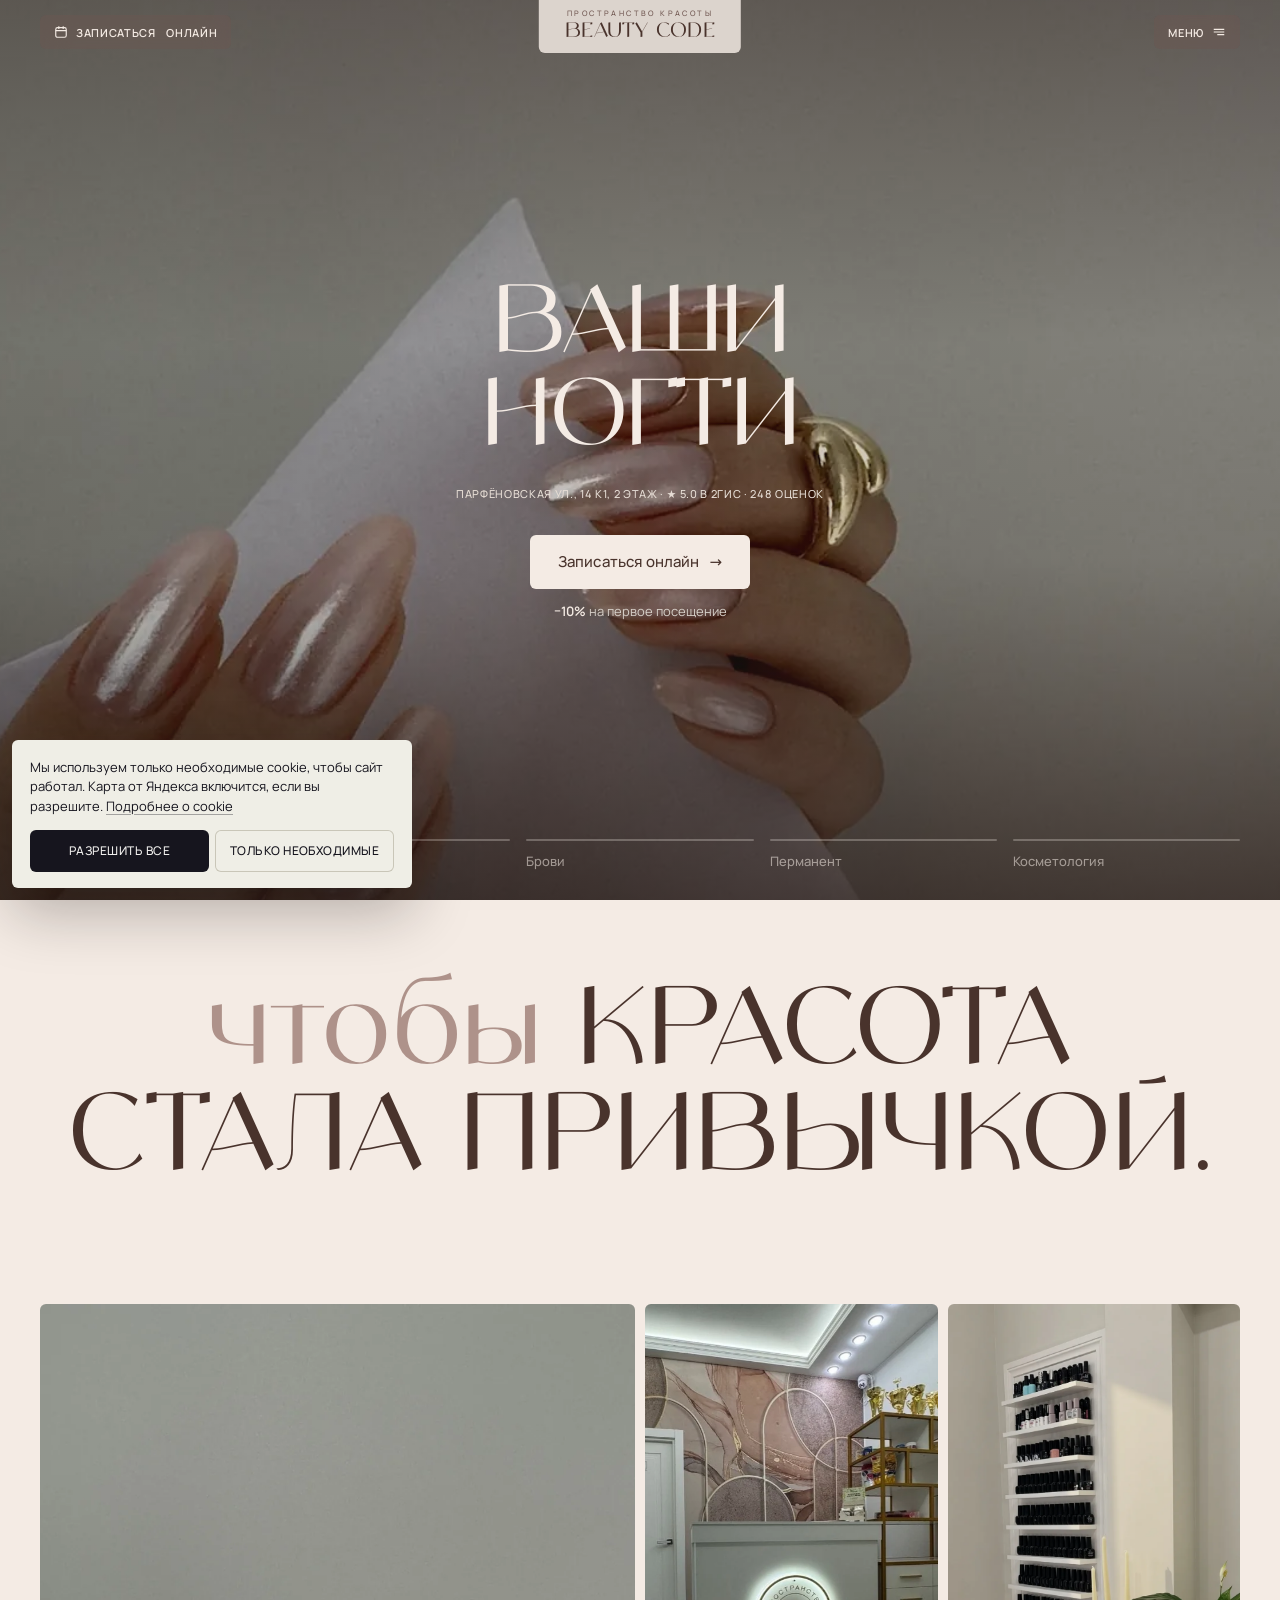
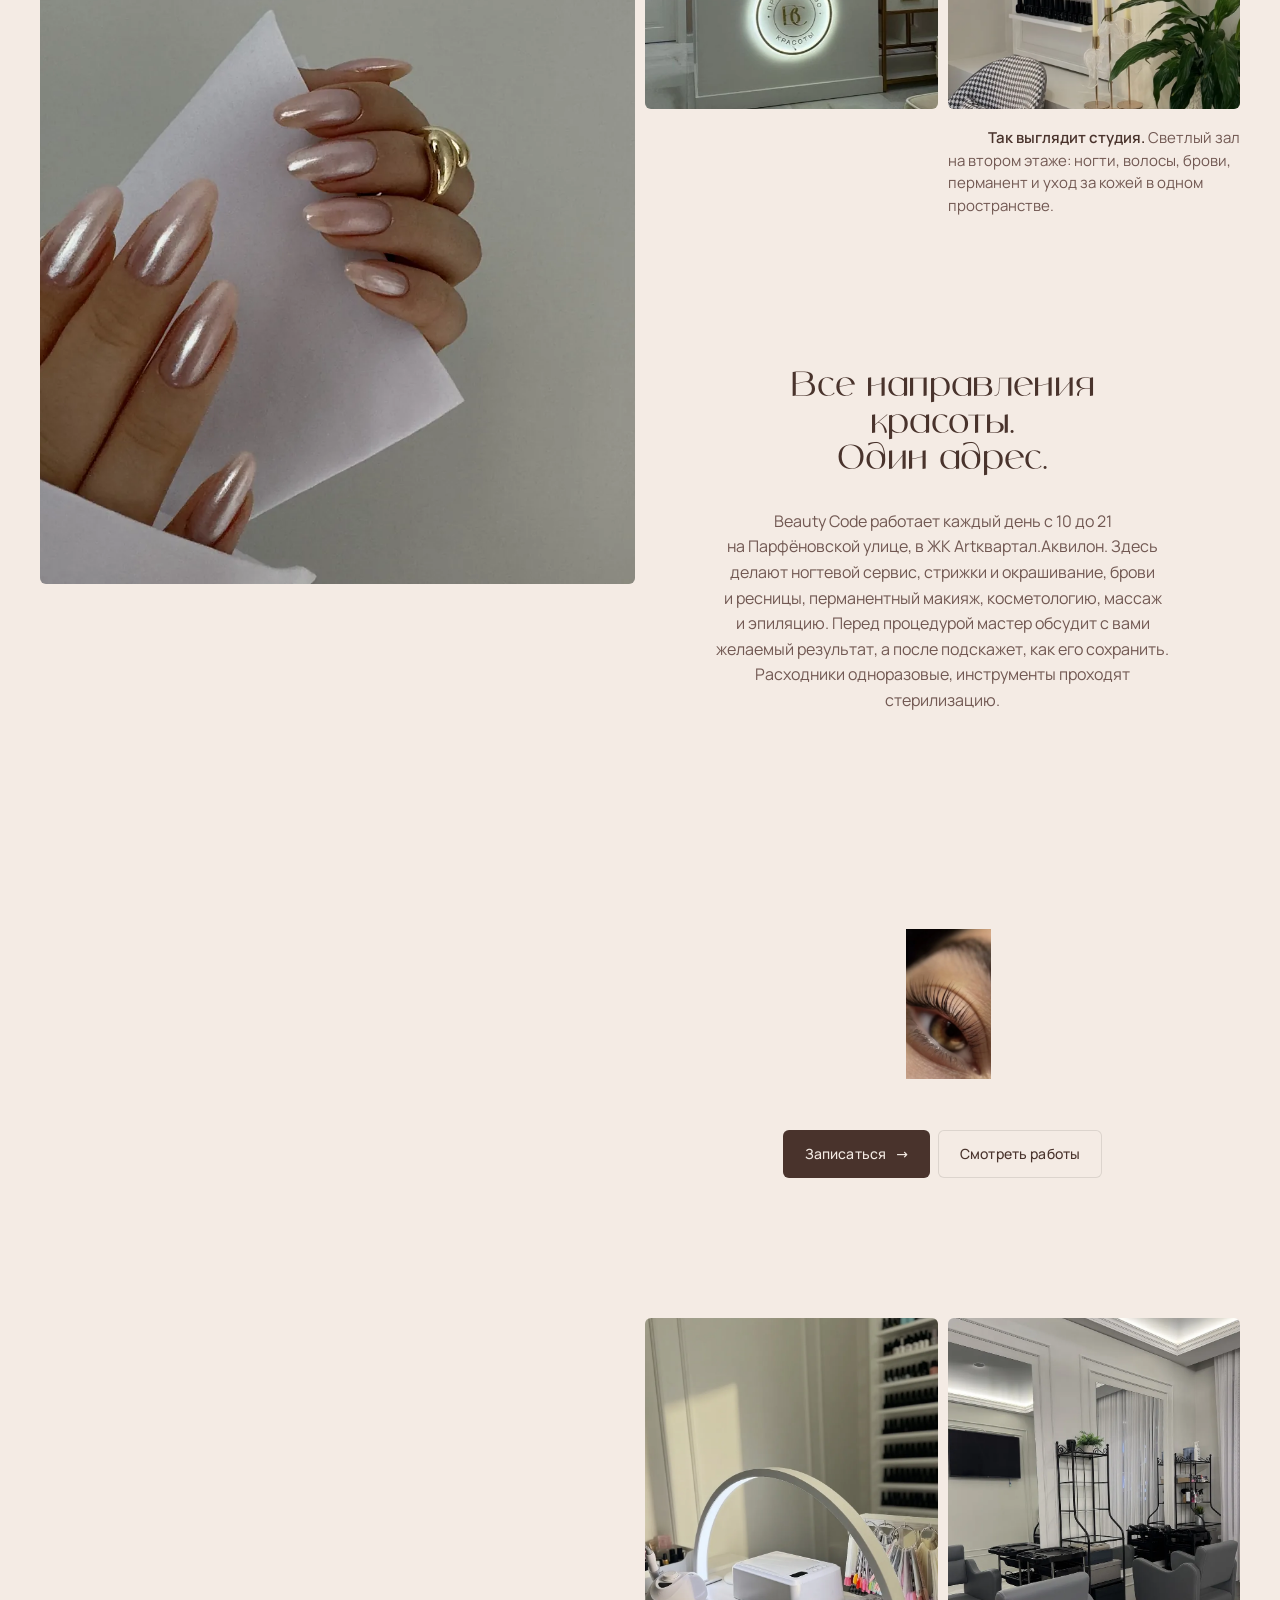
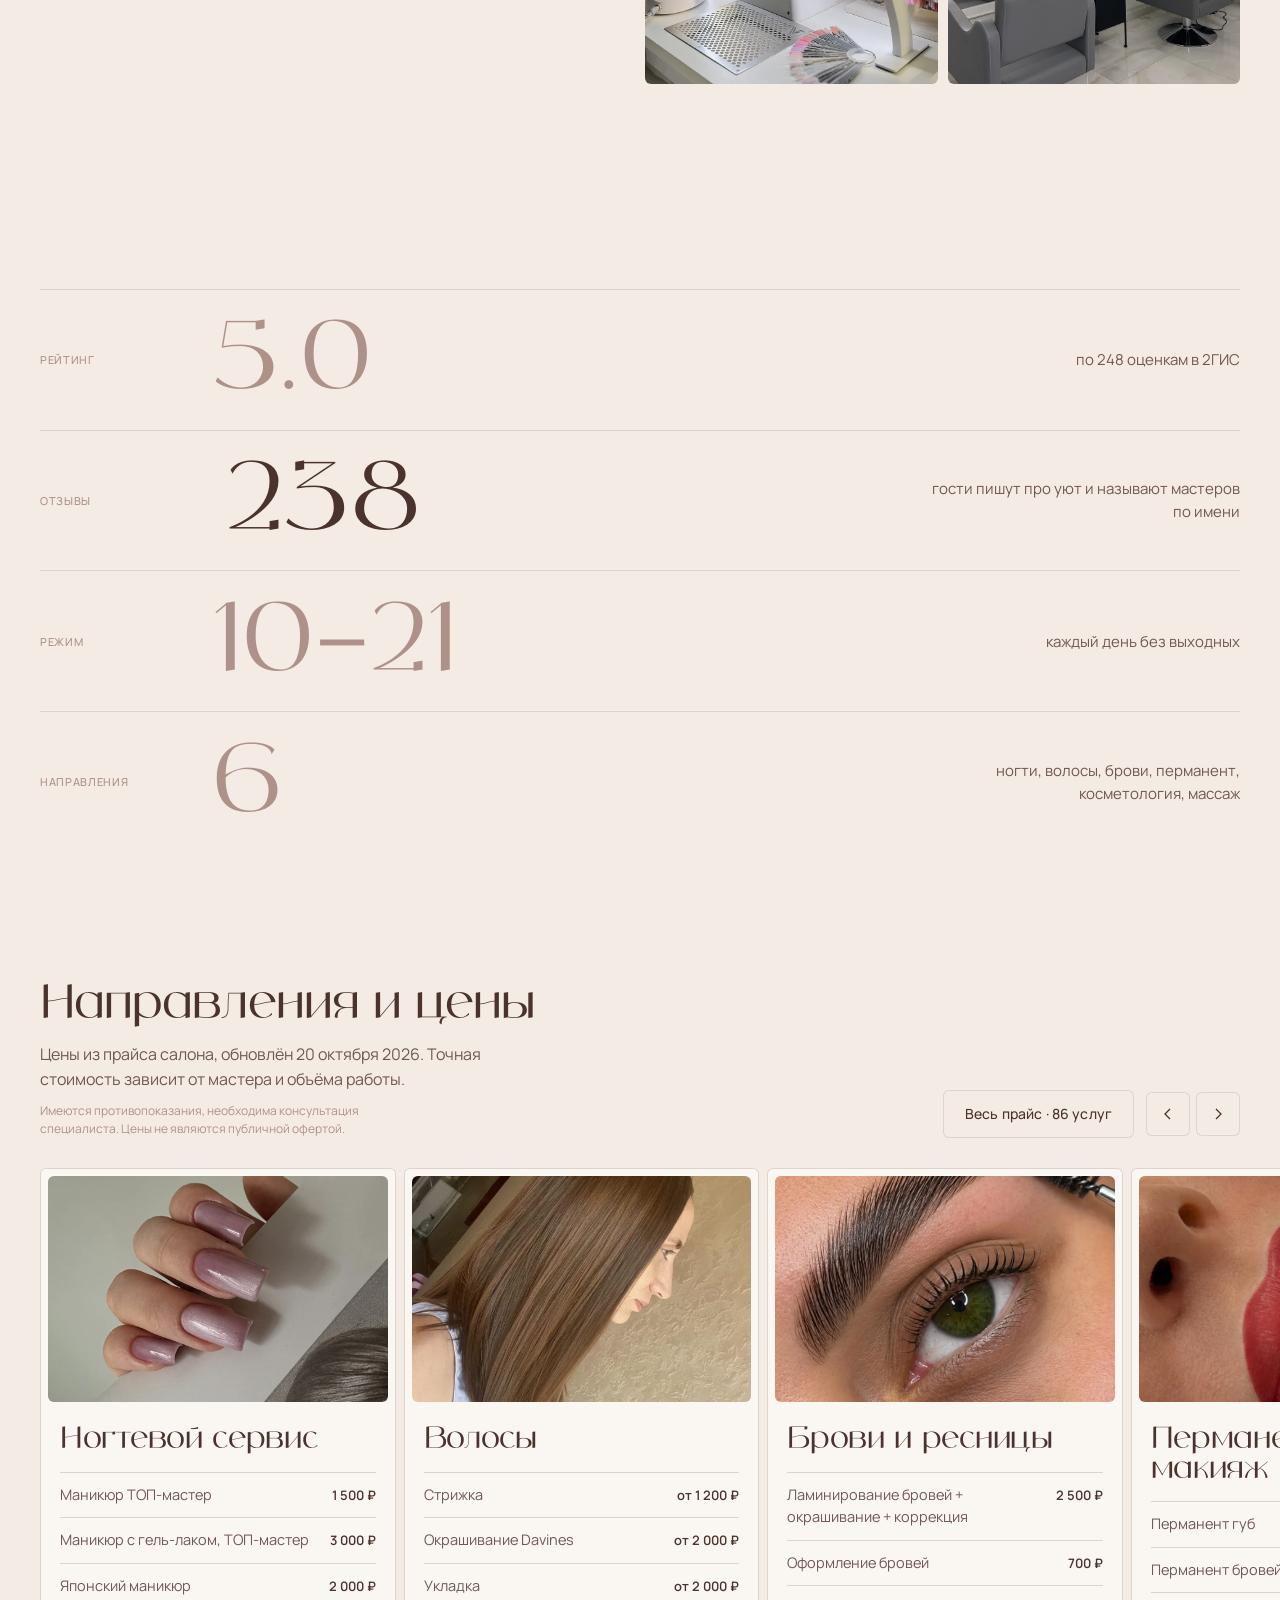
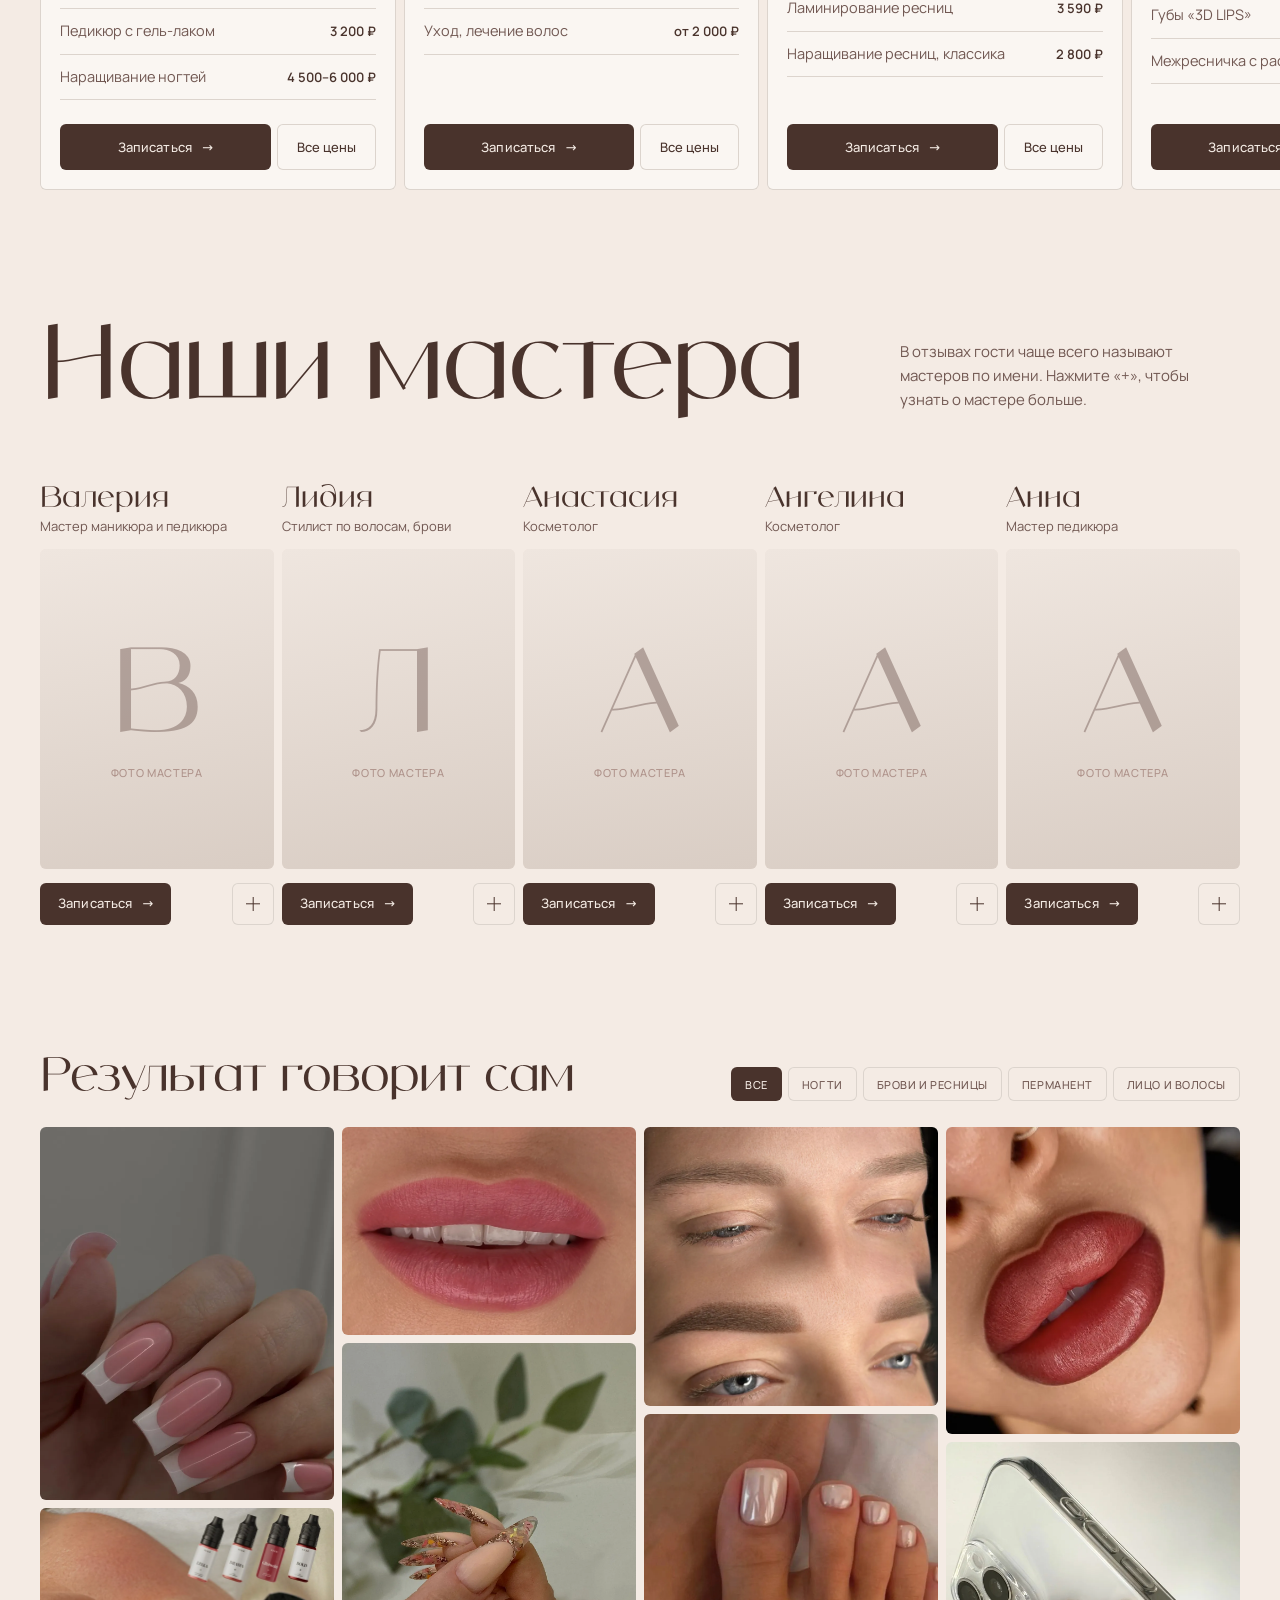
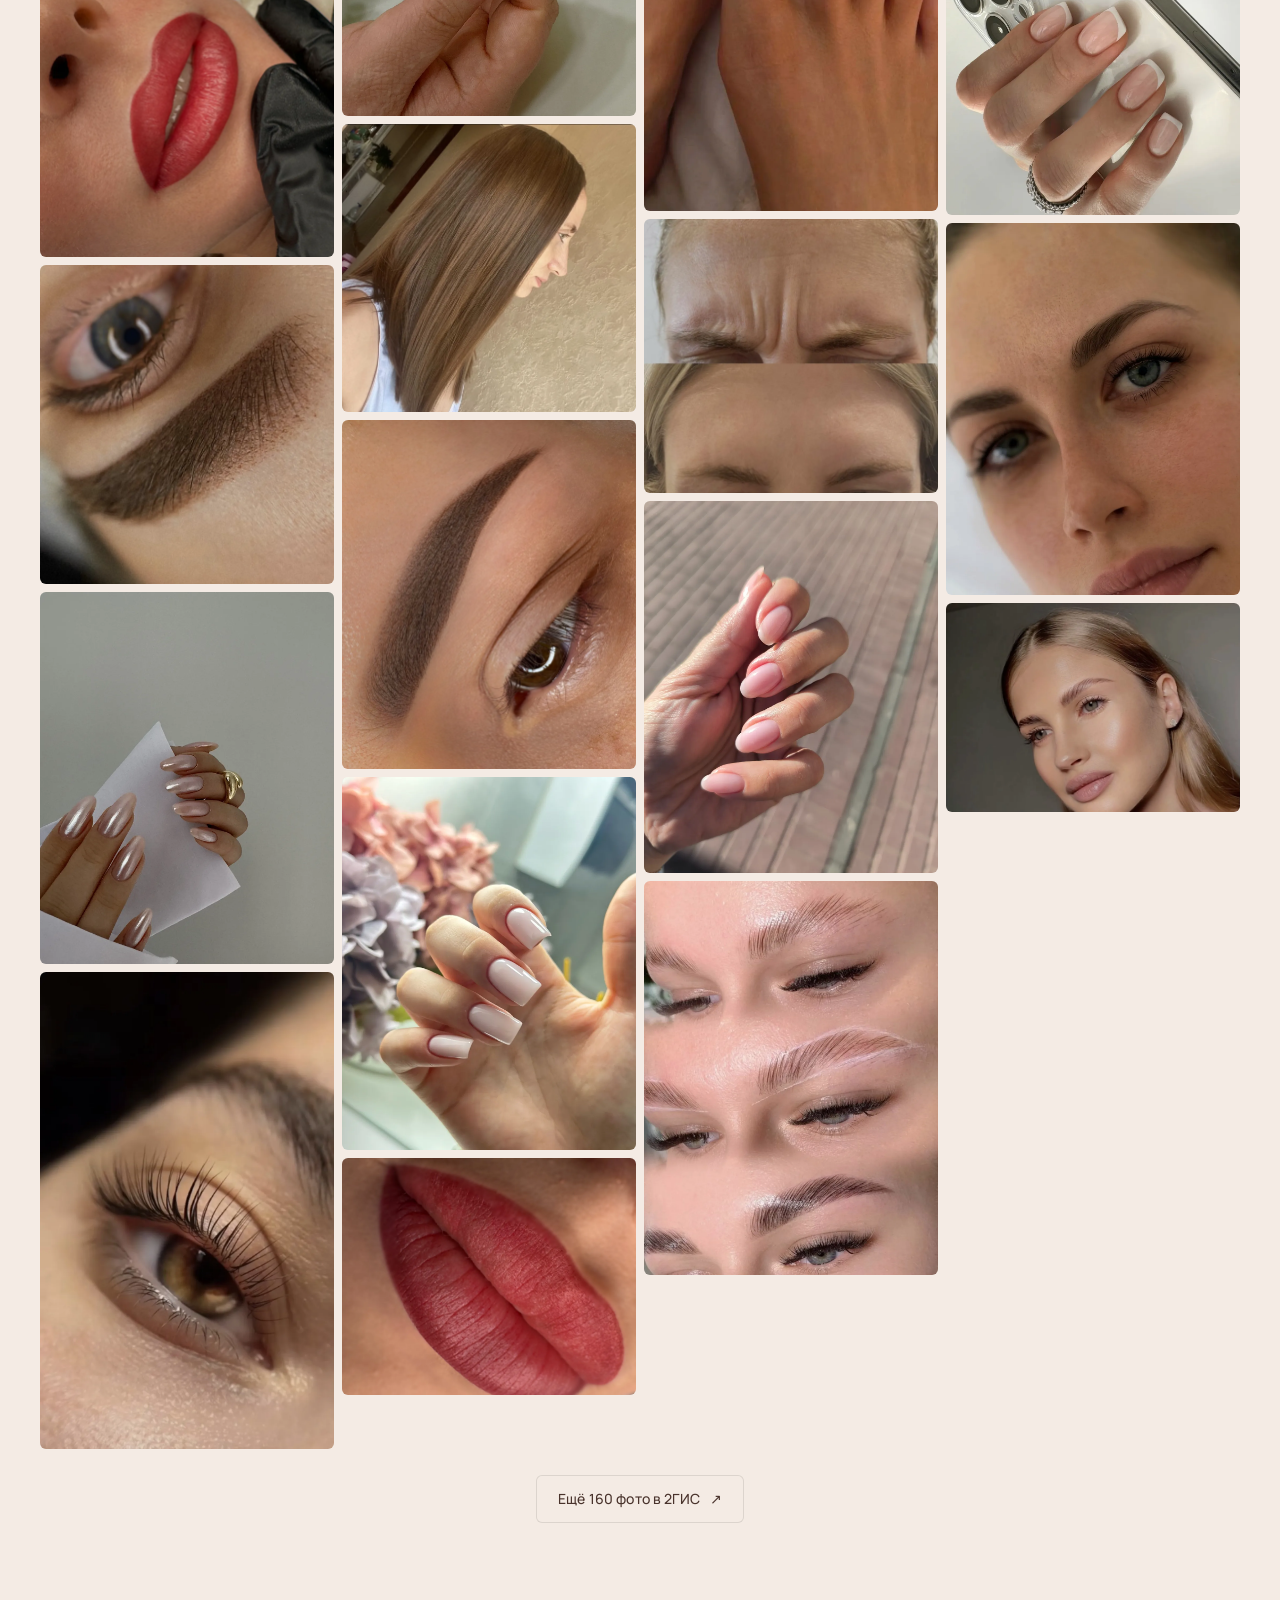
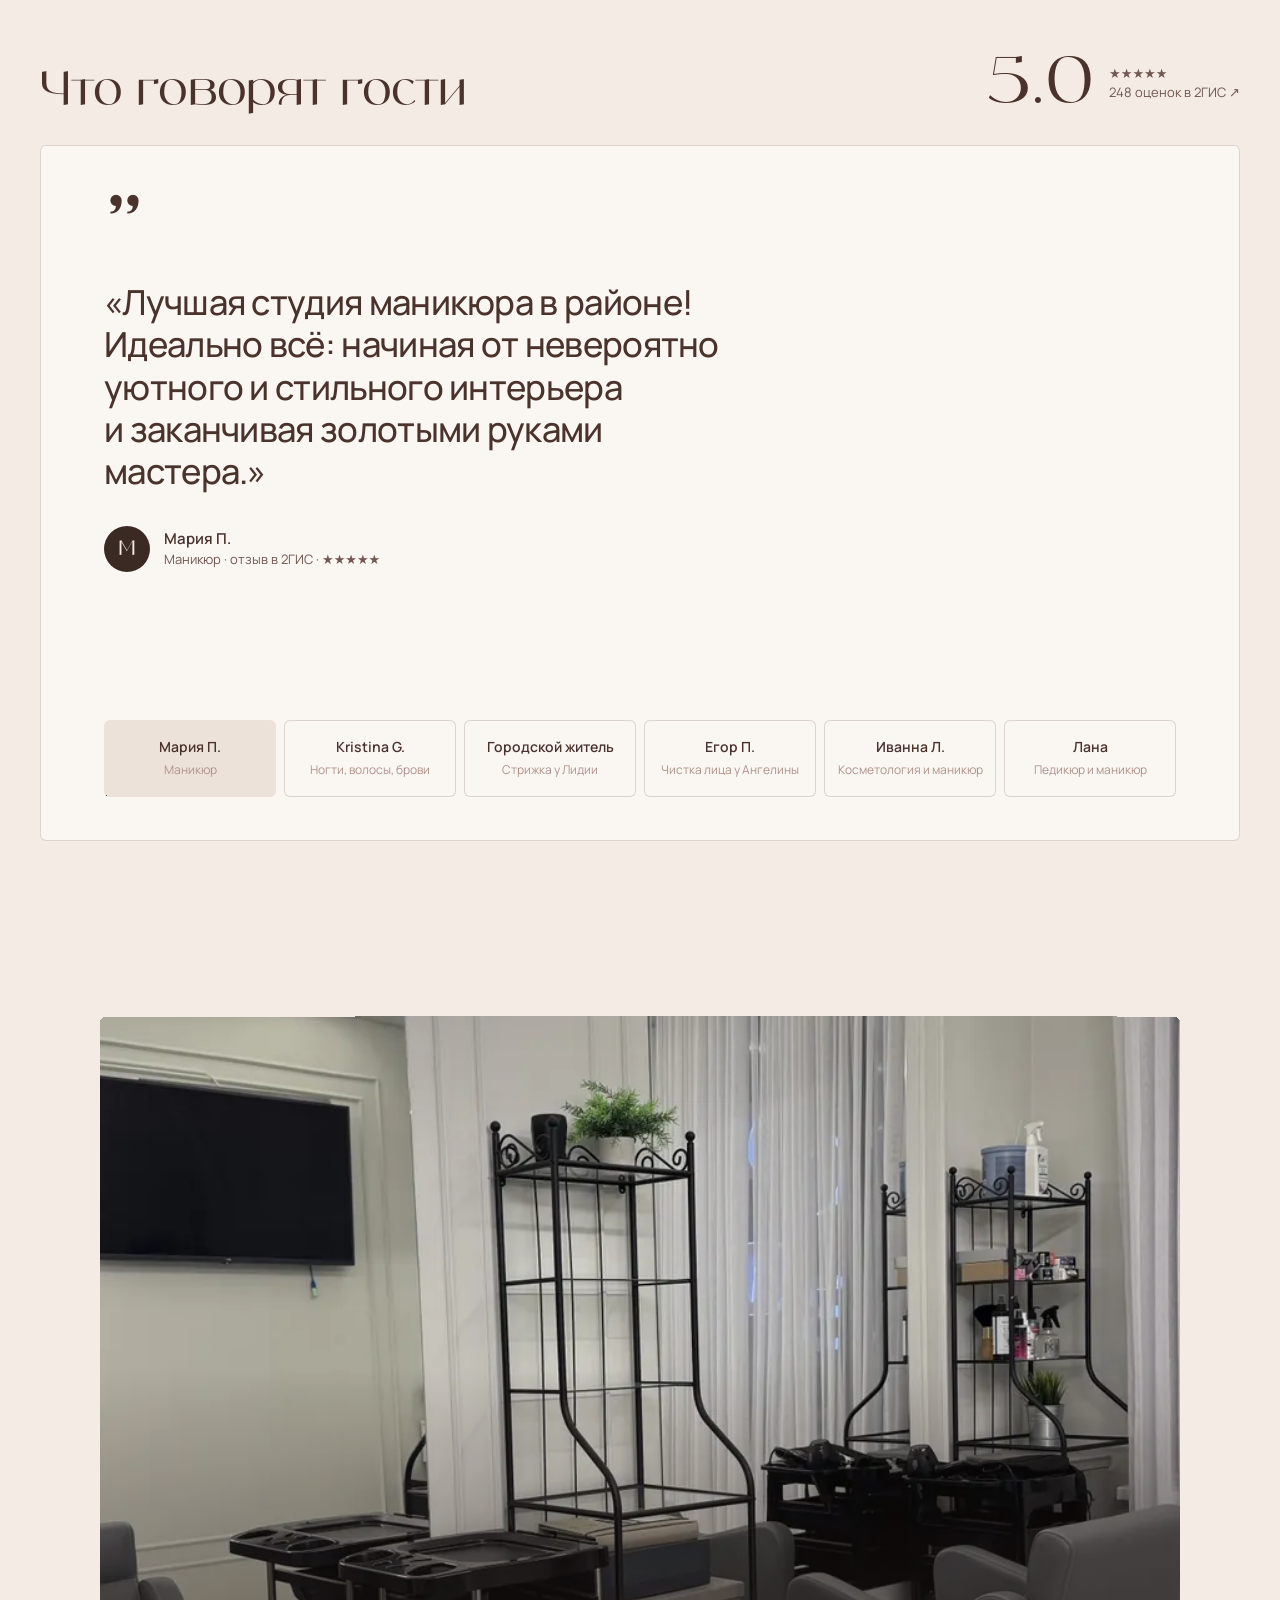
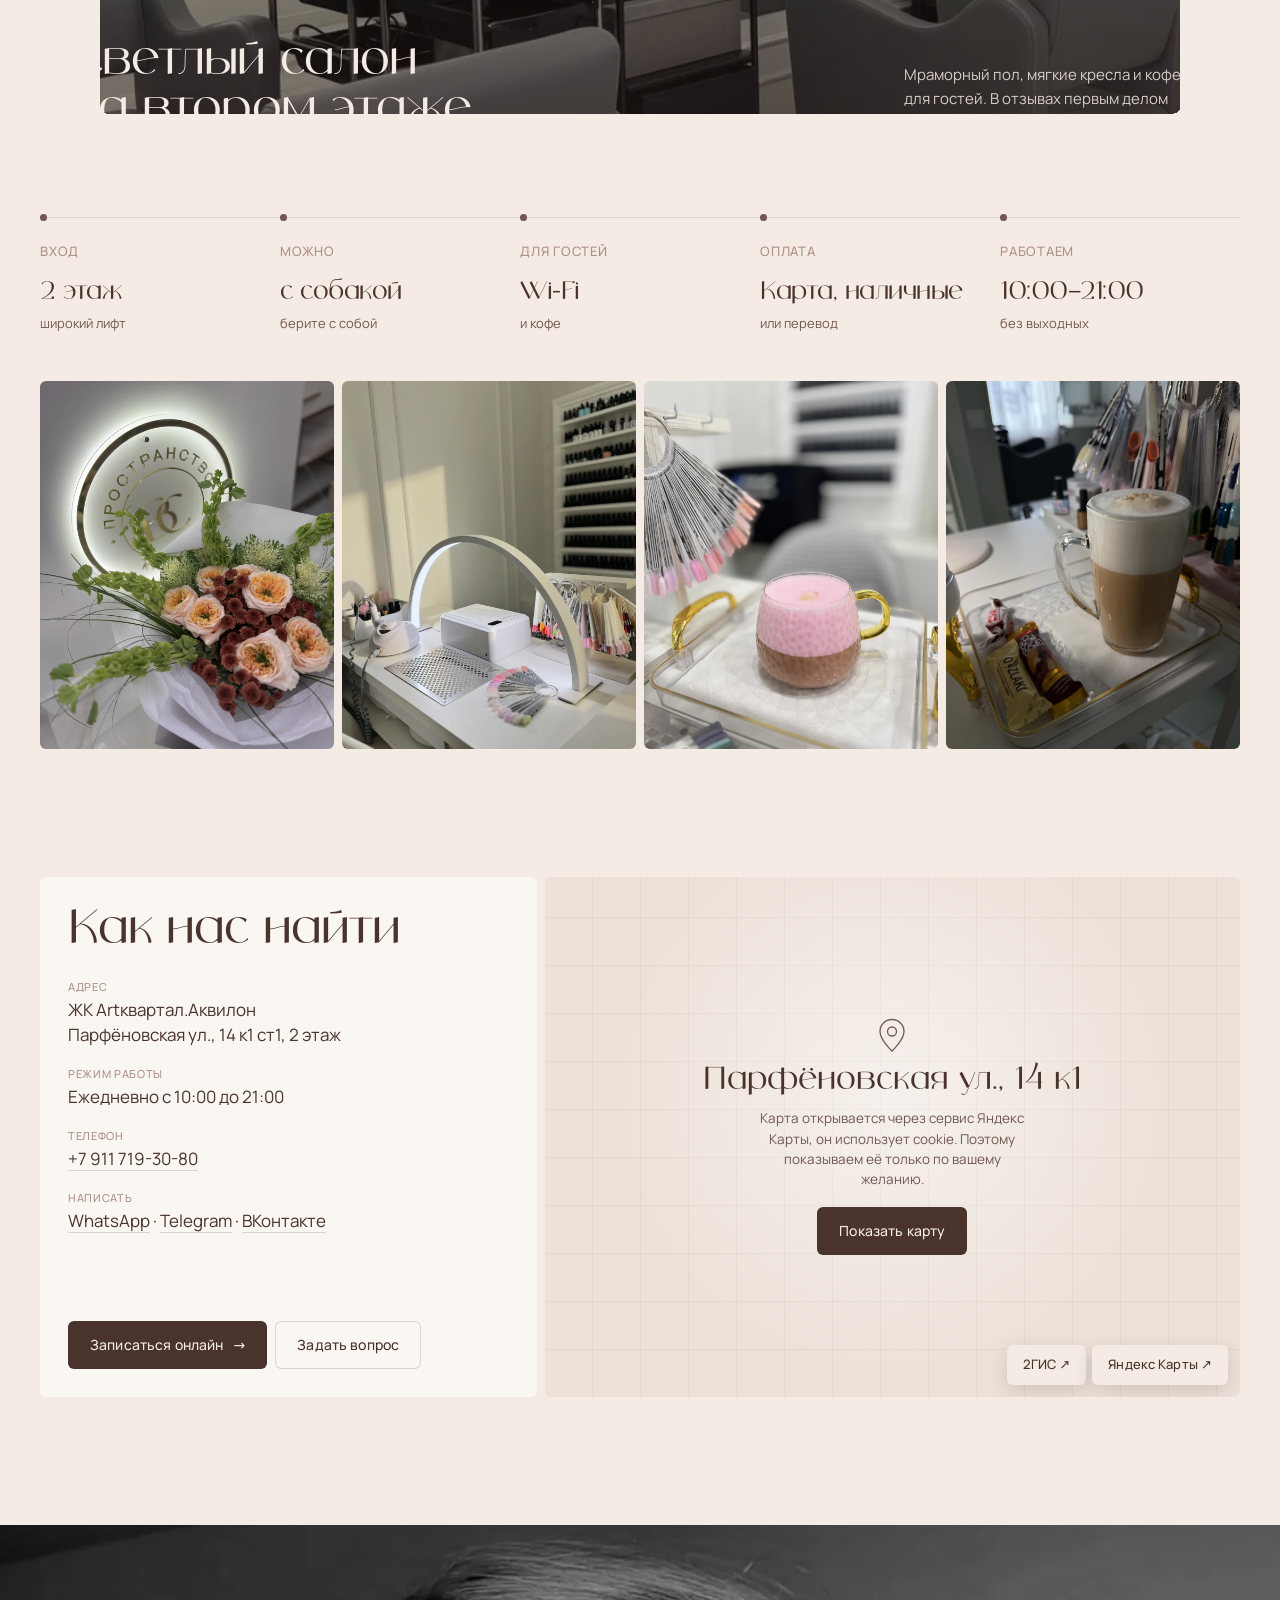
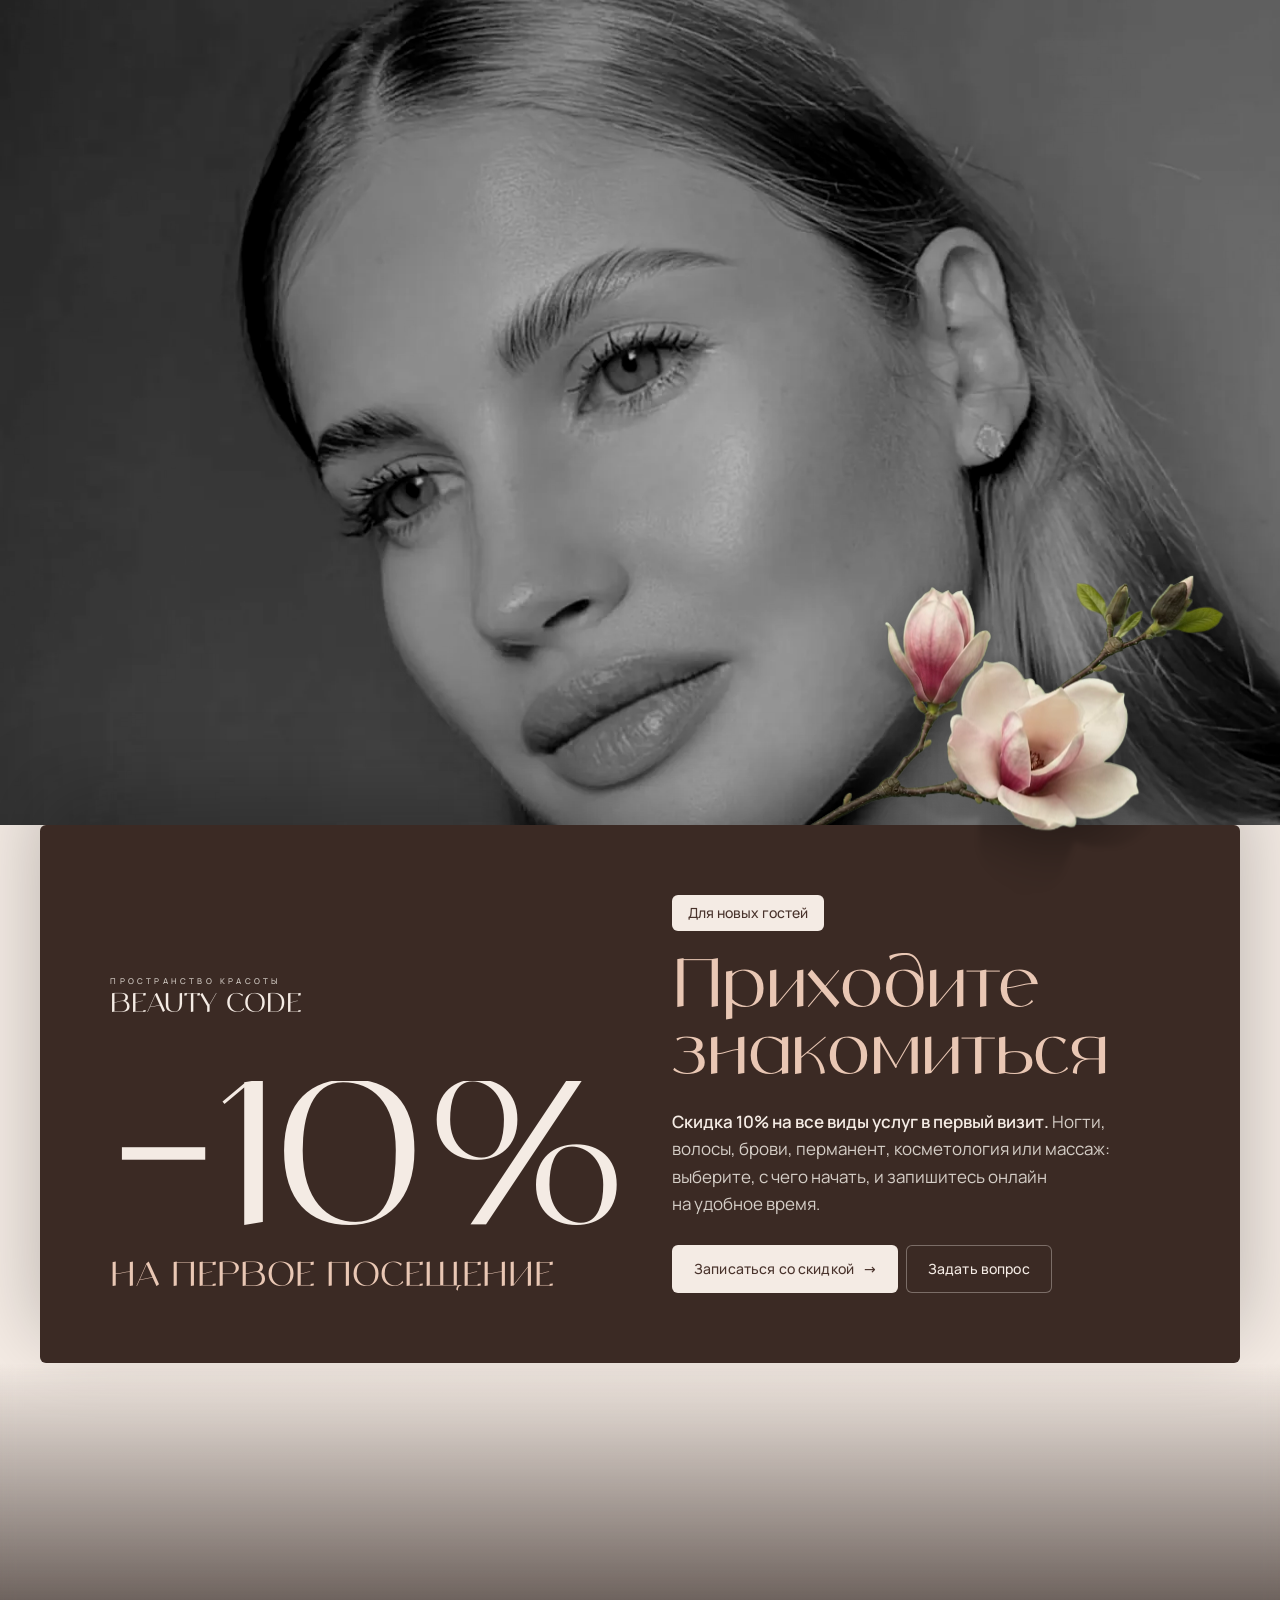
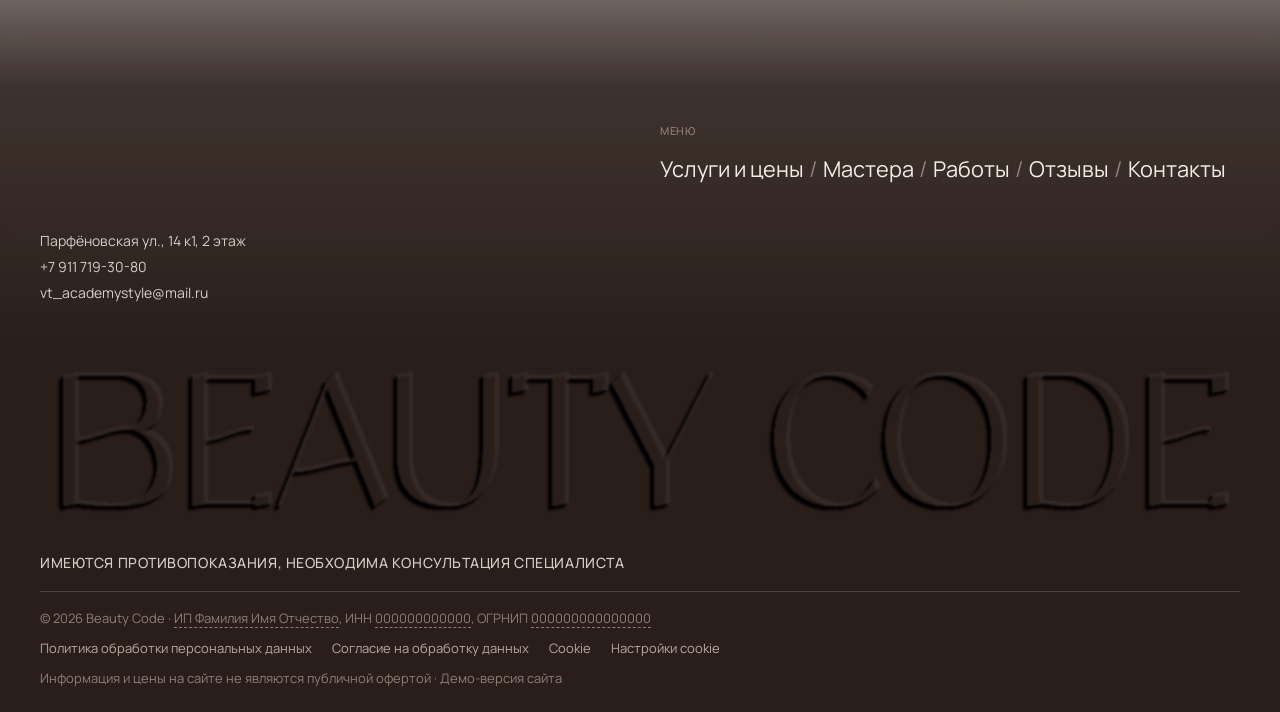
<file: index.html>
<!doctype html>
<html lang="ru">
<head>
<meta name="robots" content="noindex, nofollow">
<meta charset="utf-8">
<meta name="viewport" content="width=device-width, initial-scale=1, viewport-fit=cover">
<title>Beauty Code · салон красоты в&nbsp;ЖК Artквартал.Аквилон, Санкт-Петербург</title>
<meta name="description" content="Салон красоты Beauty Code на Парфёновской, 14 к1. Маникюр и педикюр, стрижки и окрашивание, брови и ресницы, перманентный макияж, косметология. Ежедневно 10:00–21:00. Онлайн-запись.">
<meta name="theme-color" content="#F4EBE4">
<link rel="icon" href="favicon.svg" type="image/svg+xml">
<script>/* загрузочный экран: один раз за визит */(function(d){var c=d.documentElement.classList;try{if(sessionStorage.getItem('bc-boot'))c.add('boot-skip')}catch(e){}c.add('boot-on')})(document)</script>
<meta property="og:title" content="Beauty Code · салон красоты">
<meta property="og:description" content="Ногти, волосы, брови, перманент и косметология рядом с домом. 5.0 в 2ГИС.">
<meta property="og:image" content="img/hero.webp">
<link rel="preload" href="fonts/vetrino.woff2" as="font" type="font/woff2" crossorigin>
<link rel="preload" href="fonts/manrope-cyrillic.woff2" as="font" type="font/woff2" crossorigin>
<link rel="stylesheet" href="css/style.css?v=36">
<link rel="preload" as="image" href="img/nail-5.webp">
<script type="application/ld+json">
{
  "@context": "https://schema.org",
  "@type": "BeautySalon",
  "name": "Beauty Code",
  "image": "img/hero.webp",
  "telephone": "+7 911 719-30-80",
  "email": "vt_academystyle@mail.ru",
  "address": {
    "@type": "PostalAddress",
    "streetAddress": "Парфёновская ул., 14 к1 ст1, 2 этаж",
    "addressLocality": "Санкт-Петербург",
    "postalCode": "196084",
    "addressCountry": "RU"
  },
  "geo": { "@type": "GeoCoordinates", "latitude": 59.899216, "longitude": 30.312486 },
  "openingHours": "Mo-Su 10:00-21:00",
  "aggregateRating": { "@type": "AggregateRating", "ratingValue": "5", "ratingCount": "248" }
}
</script>
</head>
<body>

<!-- Загрузочный экран «Журнал»: огромный слоган, между строк сменяются работы мастеров -->
<div class="boot" id="boot" aria-hidden="true">
  <div class="boot__w boot__w--1"><span>Пространство</span></div>
  <div class="boot__win">
    <img src="img/hair-2.webp" alt=""><img src="img/brow-2.webp" alt=""><img src="img/lips-1.webp" alt=""><img src="img/face-1.webp" alt=""><img src="img/nail-5.webp" alt="">
  </div>
  <div class="boot__w boot__w--2"><span>красоты</span></div>
  <div class="boot__foot"><span>Beauty Code · Санкт-Петербург</span><span class="boot__num" id="bootNum">0</span></div>
</div>
</div>

<!-- Шапка -->
<header class="header" id="header">
  <a class="pill" href="http://n1015529.yclients.ru" target="_blank" rel="noopener" data-book>
    <svg viewBox="0 0 16 16" fill="none" stroke="currentColor" stroke-width="1.3"><rect x="2" y="3" width="12" height="11" rx="2"/><path d="M2 6.5h12M5.5 1.5v3M10.5 1.5v3"/></svg>
    <span class="t-mob">Записаться</span><span class="t-hide">&nbsp;онлайн</span>
  </a>
  <a class="brand" href="#top" aria-label="Beauty Code, наверх">
    <small>Пространство красоты</small>
    <b>BEAUTY CODE</b>
  </a>
  <button class="pill" id="menuOpen" aria-expanded="false" aria-controls="menu">
    Меню
    <svg viewBox="0 0 16 16" fill="none" stroke="currentColor" stroke-width="1.3"><path d="M2 5h12M2 8h12M6 11h8"/></svg>
  </button>
</header>

<!-- Меню -->
<div class="menu" id="menu" aria-hidden="true">
  <div class="menu__left">
    <div class="menu__bg"></div>
    <div class="menu__info">
      <div class="brand-big"><small>Пространство красоты</small><b>BEAUTY CODE</b></div>
      <h4>Как нас найти</h4>
      <div>
        <div class="label">Адрес</div>
        <p>ЖК Artквартал.Аквилон<br>Парфёновская ул., 14 к1, 2 этаж</p>
      </div>
      <div>
        <div class="label">Связь</div>
        <p><a href="tel:+79117193080">+7 911 719-30-80</a><br>Ежедневно 10:00–21:00</p>
      </div>
    </div>
  </div>
  <div class="menu__right">
    <button class="menu__close" id="menuClose" aria-label="Закрыть меню">
      <svg width="14" height="14" viewBox="0 0 14 14" stroke="currentColor" stroke-width="1.4"><path d="M1 1l12 12M13 1L1 13"/></svg>
    </button>
    <nav class="menu__nav" aria-label="Разделы сайта">
      <ul class="menu__list">
        <li><a class="menu__link" href="#approach" data-photo="img/int-polish.webp">О&nbsp;студии</a></li>
        <li><a class="menu__link" href="#services" data-photo="img/nail-3.webp">Услуги и&nbsp;цены</a></li>
        <li><a class="menu__link" href="#team" data-photo="img/brow-2.webp">Мастера</a></li>
        <li><a class="menu__link" href="#works" data-photo="img/lips-1.webp">Работы</a></li>
        <li><a class="menu__link" href="#reviews" data-photo="img/face-1.webp">Отзывы</a></li>
        <li><a class="menu__link" href="#salon" data-photo="img/int-polish.webp">Салон</a></li>
        <li><a class="menu__link" href="#contacts" data-photo="img/hero.webp">Контакты</a></li>
      </ul>
      <ul class="menu__sub">
        <li><a href="http://n1015529.yclients.ru" target="_blank" rel="noopener" data-book>Онлайн-запись ↗</a></li>
        <li><a href="#" data-sheet>Задать вопрос</a></li>
        <li><a href="https://wa.me/79117193080" target="_blank" rel="noopener">WhatsApp ↗</a></li>
        <li><a href="https://t.me/+79117193080" target="_blank" rel="noopener">Telegram ↗</a></li>
        <li><a href="https://vk.ru/valeryterekhova" target="_blank" rel="noopener">ВКонтакте ↗</a></li>
      </ul>
      <div class="menu__mobile-info">
        <span>Парфёновская ул., 14 к1, 2 этаж</span>
        <a href="tel:+79117193080">+7 911 719-30-80</a>
        <span>Ежедневно 10:00–21:00</span>
      </div>
    </nav>
  </div>
  <div class="menu__photo" id="menuPhoto"><img src="img/nail-3.webp" alt=""></div>
</div>

<main id="top">

  <!-- Первый экран: «Сторис» — фото на весь экран, слово меняется, полоски услуг -->
  <section class="hero hs" id="hero" aria-label="Beauty Code, салон красоты">
    <div class="hs__bgs" id="hsBgs">
      <img class="is-on" src="img/nail-5.webp" alt="Маникюр с перламутровым покрытием" fetchpriority="high">
      <img src="img/hair-1.webp" alt="Окрашивание и стрижка">
      <img src="img/brow-2.webp" alt="Оформление бровей и ресниц">
      <img src="img/lips-4.webp" alt="Перманентный макияж губ">
      <img src="img/face-1.webp" alt="Уход за кожей лица">
    </div>
    <div class="hs__shade"></div>

    <div class="hs__center">
      <h1 class="hs__title">
        <span class="hs__line hs__pron" id="hsPron"><span class="hs__w is-on">Ваши</span></span>
        <span class="hs__line hs__word" id="hsWord"><span class="hs__w is-on">ногти</span></span>
        <span class="sr-only">в&nbsp;салоне красоты Beauty Code на&nbsp;Парфёновской, 14&nbsp;к1</span>
      </h1>
      <div class="label hs__sub"><a href="#contacts">Парфёновская ул., 14&nbsp;к1, 2&nbsp;этаж</a><span class="hs__dot"> · </span><span class="hs__rate">★ 5.0 в&nbsp;2ГИС · 248 оценок</span></div>
      <div class="hs__cta">
        <a class="btn btn--light" href="http://n1015529.yclients.ru" target="_blank" rel="noopener" data-book>Записаться онлайн <span class="arr">→</span></a>
        <span class="hs__offer"><b>−10%</b> на&nbsp;первое посещение</span>
      </div>
    </div>

    <div class="hs__bottom">
      <div class="hs__tabs" id="hsTabs" role="tablist" aria-label="Направления">
        <button role="tab" data-pron="Ваши" data-word="ногти"><i><b></b></i><span>Ногти</span></button>
        <button role="tab" data-pron="Ваши" data-word="волосы"><i><b></b></i><span>Волосы</span></button>
        <button role="tab" data-pron="Ваши" data-word="брови"><i><b></b></i><span>Брови</span></button>
        <button role="tab" data-pron="Ваши" data-word="губы"><i><b></b></i><span>Перманент</span></button>
        <button role="tab" data-pron="Ваша" data-word="кожа"><i><b></b></i><span>Косметология</span></button>
      </div>
    </div>
  </section>

  <!-- О студии (verostudio: большой заголовок + диптих) -->
  <section class="approach" id="approach">
    <div class="ltitle" data-vis>
      <h2 class="ltitle__title" aria-label="чтобы красота стала привычкой">
        <span class="ln"><span class="wd lo"><span style="--s:0">чтобы</span></span> <span class="wd"><span style="--s:1">красота</span></span></span>
        <span class="ln"><span class="wd"><span style="--s:2">стала</span></span> <span class="wd"><span style="--s:3">привычкой.</span></span></span>
      </h2>
    </div>

    <div class="dip">
      <div class="dip__col dip__stickcol">
        <div class="dip__sticky"><img src="img/nail-5.webp" alt="Маникюр с перламутровым покрытием" loading="lazy"></div>
      </div>
      <div class="dip__col">
        <div class="dmm" data-vis>
          <div class="dmm__pair">
            <div class="px"><div class="px__in"><img src="img/int-reception.webp" alt="Ресепшен студии Beauty Code со светящимся логотипом" loading="lazy"></div></div>
            <div class="px"><div class="px__in"><img src="img/int-polish.webp" alt="Зона маникюра и стеллаж с покрытиями" loading="lazy"></div></div>
          </div>
          <p class="dmm__cap"><i>Так выглядит студия.</i> Светлый зал на&nbsp;втором этаже: ногти, волосы, брови, перманент и&nbsp;уход за&nbsp;кожей в&nbsp;одном пространстве.</p>
        </div>

        <div class="edito" data-vis>
          <p class="edito__title" data-lines>Все направления красоты.<br>Один адрес.</p>
          <div class="edito__text" data-lines>Beauty Code работает каждый день с&nbsp;10 до&nbsp;21 на&nbsp;Парфёновской улице, в&nbsp;ЖК Artквартал.Аквилон. Здесь делают ногтевой сервис, стрижки и&nbsp;окрашивание, брови и&nbsp;ресницы, перманентный макияж, косметологию, массаж и&nbsp;эпиляцию. Перед процедурой мастер обсудит с&nbsp;вами желаемый результат, а&nbsp;после подскажет, как его сохранить. Расходники одноразовые, инструменты проходят стерилизацию.</div>
        </div>

        <div class="smm"><div class="smm__mask" id="smm"><img src="img/lash-1.webp" alt="Ламинирование ресниц" loading="lazy"></div></div>

        <div class="dip__btns">
          <a class="btn" href="http://n1015529.yclients.ru" target="_blank" rel="noopener" data-book>Записаться <span class="arr">→</span></a>
          <a class="btn btn--ghost" href="#works">Смотреть работы</a>
        </div>

        <div class="dip__pair">
          <div class="px"><div class="px__in"><img src="img/int-desk.webp" alt="Рабочее место мастера в студии" loading="lazy"></div></div>
          <div class="px"><div class="px__in"><img src="img/int-hair.webp" alt="Зал студии Beauty Code" loading="lazy"></div></div>
        </div>
      </div>
    </div>
  </section>

  <!-- Коротко: строки-цифры и 3D-монета с логотипом -->
  <section class="nums" id="about">
    <div class="nums__list" id="nums">
      <div class="nrow" data-reveal><span class="nrow__k label">Рейтинг</span><span class="nrow__v" data-count="5.0">5.0</span><span class="nrow__d">по&nbsp;248 оценкам в&nbsp;2ГИС</span></div>
      <div class="nrow" data-reveal><span class="nrow__k label">Отзывы</span><span class="nrow__v" data-count="238">238</span><span class="nrow__d">гости пишут про&nbsp;уют и&nbsp;называют мастеров по&nbsp;имени</span></div>
      <div class="nrow" data-reveal><span class="nrow__k label">Режим</span><span class="nrow__v">10–21</span><span class="nrow__d">каждый день без&nbsp;выходных</span></div>
      <div class="nrow" data-reveal><span class="nrow__k label">Направления</span><span class="nrow__v" data-count="6">6</span><span class="nrow__d">ногти, волосы, брови, перманент, косметология, массаж</span></div>
      <div class="coin3d" id="coin" aria-hidden="true">
        <div class="coin" id="coinBody">
          <div class="coin__edge"></div>
          <div class="coin__face coin__front"></div>
          <div class="coin__face coin__back"></div>
        </div>
      </div>
    </div>
  </section>

  <!-- Услуги и цены: карточки с реальными ценами из прайса салона (2ГИС, 20.10.2026) + окно со всем прайсом -->
  <section class="prices" id="services">
    <div class="prices__head">
      <div>
        <h2 class="h2 split" data-split>Направления и&nbsp;цены</h2>
        <p>Цены из&nbsp;прайса салона, обновлён 20 октября 2026. Точная стоимость зависит от&nbsp;мастера и&nbsp;объёма работы.</p>
        <p class="prices__note">Имеются противопоказания, необходима консультация специалиста. Цены не&nbsp;являются публичной офертой.</p>
      </div>
      <div class="prices__tools">
        <button class="btn btn--ghost" data-price="">Весь прайс · 86 услуг</button>
        <div class="arrows">
          <button data-scroll="-1" aria-label="Назад"><svg width="16" height="16" fill="none" stroke="currentColor" stroke-width="1.3"><path d="M10 3L5 8l5 5"/></svg></button>
          <button data-scroll="1" aria-label="Вперёд"><svg width="16" height="16" fill="none" stroke="currentColor" stroke-width="1.3"><path d="M6 3l5 5-5 5"/></svg></button>
        </div>
      </div>
    </div>
    <div class="track dtrack" id="track">
      <article class="dcard">
        <div class="dcard__img"><img src="img/nail-3.webp" alt="Ногтевой сервис" loading="lazy"><img src="img/nail-4.webp" alt="" loading="lazy"></div>
        <div class="dcard__body">
          <h3>Ногтевой сервис</h3>
          <ul><li><span>Маникюр ТОП-мастер</span><span>1 500&nbsp;₽</span></li><li><span>Маникюр с&nbsp;гель-лаком, ТОП-мастер</span><span>3 000&nbsp;₽</span></li><li><span>Японский маникюр</span><span>2 000&nbsp;₽</span></li><li><span>Педикюр с&nbsp;гель-лаком</span><span>3 200&nbsp;₽</span></li><li><span>Наращивание ногтей</span><span>4 500–6 000&nbsp;₽</span></li></ul>
          <div class="dcard__btns"><a class="btn" href="http://n1015529.yclients.ru" target="_blank" rel="noopener" data-book>Записаться <span class="arr">→</span></a><button class="dcard__all" data-price="Маникюр">Все цены</button></div>
        </div>
      </article>
      <article class="dcard">
        <div class="dcard__img"><img src="img/hair-1.webp" alt="Волосы" loading="lazy"><img src="img/hair-2.webp" alt="" loading="lazy"></div>
        <div class="dcard__body">
          <h3>Волосы</h3>
          <ul><li><span>Стрижка</span><span>от&nbsp;1 200&nbsp;₽</span></li><li><span>Окрашивание Davines</span><span>от&nbsp;2 000&nbsp;₽</span></li><li><span>Укладка</span><span>от&nbsp;2 000&nbsp;₽</span></li><li><span>Уход, лечение волос</span><span>от&nbsp;2 000&nbsp;₽</span></li></ul>
          <div class="dcard__btns"><a class="btn" href="http://n1015529.yclients.ru" target="_blank" rel="noopener" data-book>Записаться <span class="arr">→</span></a><button class="dcard__all" data-price="Волосы">Все цены</button></div>
        </div>
      </article>
      <article class="dcard">
        <div class="dcard__img"><img src="img/brow-2.webp" alt="Брови и ресницы" loading="lazy"><img src="img/lash-1.webp" alt="" loading="lazy"></div>
        <div class="dcard__body">
          <h3>Брови и&nbsp;ресницы</h3>
          <ul><li><span>Ламинирование бровей + окрашивание + коррекция</span><span>2 500&nbsp;₽</span></li><li><span>Оформление бровей</span><span>700&nbsp;₽</span></li><li><span>Ламинирование ресниц</span><span>3 590&nbsp;₽</span></li><li><span>Наращивание ресниц, классика</span><span>2 800&nbsp;₽</span></li></ul>
          <div class="dcard__btns"><a class="btn" href="http://n1015529.yclients.ru" target="_blank" rel="noopener" data-book>Записаться <span class="arr">→</span></a><button class="dcard__all" data-price="Брови и ресницы">Все цены</button></div>
        </div>
      </article>
      <article class="dcard">
        <div class="dcard__img"><img src="img/lips-1.webp" alt="Перманентный макияж" loading="lazy"><img src="img/brow-4.webp" alt="" loading="lazy"></div>
        <div class="dcard__body">
          <h3>Перманентный макияж</h3>
          <ul><li><span>Перманент губ</span><span>10 000&nbsp;₽</span></li><li><span>Перманент бровей</span><span>10 000&nbsp;₽</span></li><li><span>Губы «3D LIPS»</span><span>13 000&nbsp;₽</span></li><li><span>Межресничка с&nbsp;растушёвкой</span><span>7 000&nbsp;₽</span></li></ul>
          <div class="dcard__btns"><a class="btn" href="http://n1015529.yclients.ru" target="_blank" rel="noopener" data-book>Записаться <span class="arr">→</span></a><button class="dcard__all" data-price="Перманентный макияж">Все цены</button></div>
        </div>
      </article>
      <article class="dcard">
        <div class="dcard__img"><img src="img/face-1.webp" alt="Косметология" loading="lazy"><img src="img/face-2.webp" alt="" loading="lazy"></div>
        <div class="dcard__body">
          <h3>Косметология</h3>
          <ul><li><span>RF-лифтинг</span><span>1 200&nbsp;₽</span></li><li><span>Фотолечение купероза</span><span>2 500&nbsp;₽</span></li><li><span>Мезотерапия «ADN Restart»</span><span>6 500&nbsp;₽</span></li><li><span>Мезотерапия волосистой части головы</span><span>от&nbsp;3 500&nbsp;₽</span></li></ul>
          <div class="dcard__btns"><a class="btn" href="http://n1015529.yclients.ru" target="_blank" rel="noopener" data-book>Записаться <span class="arr">→</span></a><button class="dcard__all" data-price="Косметология">Все цены</button></div>
        </div>
      </article>
      <article class="dcard">
        <div class="dcard__img"><img src="img/int-desk.webp" alt="Массаж и эпиляция" loading="lazy"><img src="img/int-drink.webp" alt="" loading="lazy"></div>
        <div class="dcard__body">
          <h3>Массаж и&nbsp;эпиляция</h3>
          <ul><li><span>Массаж юмейхо</span><span>4 200&nbsp;₽</span></li><li><span>Пробный сеанс массажа</span><span>2 800&nbsp;₽</span></li><li><span>Лазерная эпиляция, подмышки</span><span>1 000&nbsp;₽</span></li><li><span>Лазерная эпиляция, ноги полностью</span><span>4 800&nbsp;₽</span></li></ul>
          <div class="dcard__btns"><a class="btn" href="http://n1015529.yclients.ru" target="_blank" rel="noopener" data-book>Записаться <span class="arr">→</span></a><button class="dcard__all" data-price="Лазерная эпиляция">Все цены</button></div>
        </div>
      </article>
    </div>
  </section>

  <!-- Мастера: карточки с портретом, именем, ролью, кнопкой записи и раскрытием «о мастере» -->
  <section class="team3" id="team">
    <div class="team3__head">
      <h2 class="team3__title split" data-split>Наши мастера</h2>
      <div class="team3__intro">
        <p>В&nbsp;отзывах гости чаще всего называют мастеров по&nbsp;имени. Нажмите «+», чтобы узнать о&nbsp;мастере больше.</p>
      </div>
    </div>
    <div class="team3__row">
      <article class="tm" data-reveal>
        <div class="tm__top"><h3 class="tm__name">Валерия</h3><span class="tm__role">Мастер маникюра и&nbsp;педикюра</span></div>
        <div class="tm__ph">
          <!-- ФОТО: замените монограмму на <img src="img/team/валерия.webp" alt="Валерия"> -->
          <div class="tm__mono" aria-hidden="true"><b>В</b><span class="label">фото мастера</span></div>
          <div class="tm__info" id="tm0" aria-hidden="true">
            <span class="label">О&nbsp;мастере</span>
            <p>Аккуратный маникюр, к&nbsp;которому возвращаются годами. Многие гости приходят к&nbsp;Валерии по&nbsp;совету подруг.</p>
            <a class="tm__works" href="#works" data-filter="nails">Смотреть работы →</a>
          </div>
        </div>
        <div class="tm__bar">
          <a class="btn" href="http://n1015529.yclients.ru" target="_blank" rel="noopener" data-book>Записаться <span class="arr">→</span></a>
          <button class="tm__more" aria-expanded="false" aria-controls="tm0" aria-label="Подробнее о мастере Валерия"><span></span></button>
        </div>
      </article>
      <article class="tm" data-reveal>
        <div class="tm__top"><h3 class="tm__name">Лидия</h3><span class="tm__role">Стилист по&nbsp;волосам, брови</span></div>
        <div class="tm__ph">
          <!-- ФОТО: замените монограмму на <img src="img/team/лидия.webp" alt="Лидия"> -->
          <div class="tm__mono" aria-hidden="true"><b>Л</b><span class="label">фото мастера</span></div>
          <div class="tm__info" id="tm1" aria-hidden="true">
            <span class="label">О&nbsp;мастере</span>
            <p>Стрижки с&nbsp;формой и&nbsp;слоями, которые легко укладывать и&nbsp;носить месяцами. Подберёт домашний уход и&nbsp;оформит брови.</p>
            <a class="tm__works" href="#works" data-filter="face">Смотреть работы →</a>
          </div>
        </div>
        <div class="tm__bar">
          <a class="btn" href="http://n1015529.yclients.ru" target="_blank" rel="noopener" data-book>Записаться <span class="arr">→</span></a>
          <button class="tm__more" aria-expanded="false" aria-controls="tm1" aria-label="Подробнее о мастере Лидия"><span></span></button>
        </div>
      </article>
      <article class="tm" data-reveal>
        <div class="tm__top"><h3 class="tm__name">Анастасия</h3><span class="tm__role">Косметолог</span></div>
        <div class="tm__ph">
          <!-- ФОТО: замените монограмму на <img src="img/team/анастасия.webp" alt="Анастасия"> -->
          <div class="tm__mono" aria-hidden="true"><b>А</b><span class="label">фото мастера</span></div>
          <div class="tm__info" id="tm2" aria-hidden="true">
            <span class="label">О&nbsp;мастере</span>
            <p>Работает с&nbsp;проблемной кожей и&nbsp;подбирает уход под&nbsp;ваш тип кожи, чтобы результат держался и&nbsp;после визита.</p>
            <a class="tm__works" href="#works" data-filter="face">Смотреть работы →</a>
          </div>
        </div>
        <div class="tm__bar">
          <a class="btn" href="http://n1015529.yclients.ru" target="_blank" rel="noopener" data-book>Записаться <span class="arr">→</span></a>
          <button class="tm__more" aria-expanded="false" aria-controls="tm2" aria-label="Подробнее о мастере Анастасия"><span></span></button>
        </div>
      </article>
      <article class="tm" data-reveal>
        <div class="tm__top"><h3 class="tm__name">Ангелина</h3><span class="tm__role">Косметолог</span></div>
        <div class="tm__ph">
          <!-- ФОТО: замените монограмму на <img src="img/team/ангелина.webp" alt="Ангелина"> -->
          <div class="tm__mono" aria-hidden="true"><b>А</b><span class="label">фото мастера</span></div>
          <div class="tm__info" id="tm3" aria-hidden="true">
            <span class="label">О&nbsp;мастере</span>
            <p>Чистки лица, после которых разницу видно с&nbsp;первого визита. Внимательно объясняет, что и&nbsp;зачем делает.</p>
            <a class="tm__works" href="#works" data-filter="face">Смотреть работы →</a>
          </div>
        </div>
        <div class="tm__bar">
          <a class="btn" href="http://n1015529.yclients.ru" target="_blank" rel="noopener" data-book>Записаться <span class="arr">→</span></a>
          <button class="tm__more" aria-expanded="false" aria-controls="tm3" aria-label="Подробнее о мастере Ангелина"><span></span></button>
        </div>
      </article>
      <article class="tm" data-reveal>
        <div class="tm__top"><h3 class="tm__name">Анна</h3><span class="tm__role">Мастер педикюра</span></div>
        <div class="tm__ph">
          <!-- ФОТО: замените монограмму на <img src="img/team/анна.webp" alt="Анна"> -->
          <div class="tm__mono" aria-hidden="true"><b>А</b><span class="label">фото мастера</span></div>
          <div class="tm__info" id="tm4" aria-hidden="true">
            <span class="label">О&nbsp;мастере</span>
            <p>Бережный и&nbsp;аккуратный педикюр в&nbsp;спокойной обстановке. В&nbsp;отзывах отмечают качество и&nbsp;удобные кресла.</p>
            <a class="tm__works" href="#works" data-filter="nails">Смотреть работы →</a>
          </div>
        </div>
        <div class="tm__bar">
          <a class="btn" href="http://n1015529.yclients.ru" target="_blank" rel="noopener" data-book>Записаться <span class="arr">→</span></a>
          <button class="tm__more" aria-expanded="false" aria-controls="tm4" aria-label="Подробнее о мастере Анна"><span></span></button>
        </div>
      </article>
    </div>
  </section>

  <!-- Работы -->
  <section class="works" id="works">
    <div class="works__head">
      <div>
        <h2 class="h2 split" data-split>Результат говорит сам</h2>
      </div>
      <div class="filters" id="filters">
        <button class="is-on" data-f="all">Все</button>
        <button data-f="nails">Ногти</button>
        <button data-f="brows">Брови и&nbsp;ресницы</button>
        <button data-f="pm">Перманент</button>
        <button data-f="face">Лицо и&nbsp;волосы</button>
      </div>
    </div>
    <div class="gallery" id="gallery">
      <figure data-c="nails" data-reveal><img src="img/nail-2.webp" alt="Френч" loading="lazy"><figcaption class="label">Маникюр</figcaption></figure>
      <figure data-c="pm" data-reveal><img src="img/lips-1.webp" alt="Перманент губ" loading="lazy"><figcaption class="label">Перманент губ</figcaption></figure>
      <figure data-c="brows" data-reveal><img src="img/brow-1.webp" alt="Брови" loading="lazy"><figcaption class="label">Брови</figcaption></figure>
      <figure data-c="nails" data-reveal><img src="img/nail-5.webp" alt="Маникюр с перламутром" loading="lazy"><figcaption class="label">Маникюр</figcaption></figure>
      <figure data-c="brows" data-reveal><img src="img/lash-1.webp" alt="Ресницы" loading="lazy"><figcaption class="label">Ресницы</figcaption></figure>
      <figure data-c="pm" data-reveal><img src="img/lips-3.webp" alt="Перманент губ" loading="lazy"><figcaption class="label">Перманент губ</figcaption></figure>
      <figure data-c="nails" data-reveal><img src="img/nail-6.webp" alt="Дизайн ногтей" loading="lazy"><figcaption class="label">Дизайн</figcaption></figure>
      <figure data-c="face" data-reveal><img src="img/hair-1.webp" alt="Окрашивание" loading="lazy"><figcaption class="label">Волосы</figcaption></figure>
      <figure data-c="brows" data-reveal><img src="img/brow-4.webp" alt="Пудровые брови" loading="lazy"><figcaption class="label">Пудровые брови</figcaption></figure>
      <figure data-c="nails" data-reveal><img src="img/nail-7.webp" alt="Маникюр" loading="lazy"><figcaption class="label">Маникюр</figcaption></figure>
      <figure data-c="pm" data-reveal><img src="img/lips-4.webp" alt="Перманент губ" loading="lazy"><figcaption class="label">Перманент губ</figcaption></figure>
      <figure data-c="brows" data-reveal><img src="img/brow-6.webp" alt="Брови" loading="lazy"><figcaption class="label">Брови</figcaption></figure>
      <figure data-c="nails" data-reveal><img src="img/pedi-1.webp" alt="Педикюр" loading="lazy"><figcaption class="label">Педикюр</figcaption></figure>
      <figure data-c="face" data-reveal><img src="img/face-2.webp" alt="Коррекция мимических морщин" loading="lazy"><figcaption class="label">Косметология</figcaption></figure>
      <figure data-c="nails" data-reveal><img src="img/nail-8.webp" alt="Нюдовый маникюр" loading="lazy"><figcaption class="label">Маникюр</figcaption></figure>
      <figure data-c="brows" data-reveal><img src="img/brow-3.webp" alt="Ламинирование бровей" loading="lazy"><figcaption class="label">Ламинирование</figcaption></figure>
      <figure data-c="pm" data-reveal><img src="img/lips-5.webp" alt="Перманент губ" loading="lazy"><figcaption class="label">Перманент губ</figcaption></figure>
      <figure data-c="nails" data-reveal><img src="img/nail-9.webp" alt="Маникюр" loading="lazy"><figcaption class="label">Маникюр</figcaption></figure>
      <figure data-c="brows" data-reveal><img src="img/brow-5.webp" alt="Брови" loading="lazy"><figcaption class="label">Брови</figcaption></figure>
      <figure data-c="face" data-reveal><img src="img/face-1.webp" alt="Уход за кожей" loading="lazy"><figcaption class="label">Уход за&nbsp;кожей</figcaption></figure>
    </div>
    <div class="works__more"><a class="btn btn--ghost" href="https://2gis.ru/spb/firm/70000001081859889/tab/photos" target="_blank" rel="noopener">Ещё 160 фото в&nbsp;2ГИС <span class="arr">↗</span></a></div>
  </section>

  <!-- Отзывы: одна крупная цитата + вкладки авторов -->
  <section class="vc" id="reviews">
    <div class="vc__head">
      <h2 class="h2 split" data-split>Что говорят гости</h2>
      <a class="vc__score" href="https://2gis.ru/spb/firm/70000001081859889/tab/reviews" target="_blank" rel="noopener"><b>5.0</b><span>★★★★★<br>248 оценок в&nbsp;2ГИС ↗</span></a>
    </div>
    <div class="vc__card" data-reveal>
      <div class="vc__mark" aria-hidden="true">”</div>
      <div class="vc__stage" id="vcStage">
        <figure class="vc__slide is-on" data-i="0">
          <blockquote>«Лучшая студия маникюра в&nbsp;районе! Идеально всё: начиная от&nbsp;невероятно уютного и&nbsp;стильного интерьера и&nbsp;заканчивая золотыми руками мастера.»</blockquote>
          <figcaption class="vc__who"><span class="vc__ava">М</span><span><b>Мария П.</b><small>Маникюр · отзыв в&nbsp;2ГИС · ★★★★★</small></span></figcaption>
        </figure>
        <figure class="vc__slide" data-i="1">
          <blockquote>«Каждый раз в&nbsp;восторге! Будь то маникюр, будь то стрижка или&nbsp;пудровые брови! Казалось&nbsp;бы, невозможно получить крутой сервис и&nbsp;идеальное качество по&nbsp;многим процедурам в&nbsp;одном салоне, да еще и&nbsp;возле дома, а&nbsp;оказывается можно!»</blockquote>
          <figcaption class="vc__who"><span class="vc__ava">K</span><span><b>Kristina G.</b><small>Ногти, волосы, брови · отзыв в&nbsp;2ГИС · ★★★★★</small></span></figcaption>
        </figure>
        <figure class="vc__slide" data-i="2">
          <blockquote>«Лидия восхитительно работает с&nbsp;формой и&nbsp;слоями, при&nbsp;этом сохраняя объем моих волос. Стрижка оказалась очень легкой в&nbsp;укладке и&nbsp;еще долго получала множество комплиментов.»</blockquote>
          <figcaption class="vc__who"><span class="vc__ava">Г</span><span><b>Городской житель</b><small>Стрижка у&nbsp;Лидии · отзыв в&nbsp;2ГИС · ★★★★★</small></span></figcaption>
        </figure>
        <figure class="vc__slide" data-i="3">
          <blockquote>«Ходил на&nbsp;чистку лица к&nbsp;Ангелине. Результат просто потрясающий, добросовестно подходит к&nbsp;своей работе, интересный собеседник, рекомендую к&nbsp;посещению.»</blockquote>
          <figcaption class="vc__who"><span class="vc__ava">Е</span><span><b>Егор П.</b><small>Чистка лица у&nbsp;Ангелины · отзыв в&nbsp;2ГИС · ★★★★★</small></span></figcaption>
        </figure>
        <figure class="vc__slide" data-i="4">
          <blockquote>«Мне очень нравится этот салон. Косметолог Анастасия избавила меня от&nbsp;проблем с&nbsp;кожей, Валерия делает очень хороший, аккуратный и&nbsp;красивый маникюр.»</blockquote>
          <figcaption class="vc__who"><span class="vc__ava">И</span><span><b>Иванна Л.</b><small>Косметология и&nbsp;маникюр · отзыв в&nbsp;2ГИС · ★★★★★</small></span></figcaption>
        </figure>
        <figure class="vc__slide" data-i="5">
          <blockquote>«Я в&nbsp;восторге от&nbsp;отношения и&nbsp;общения девчонок, я как будто их знаю давно. Камерное место, душевно, по-свойски.»</blockquote>
          <figcaption class="vc__who"><span class="vc__ava">Л</span><span><b>Лана</b><small>Педикюр и&nbsp;маникюр · отзыв в&nbsp;2ГИС · ★★★★★</small></span></figcaption>
        </figure>
      </div>
      <div class="vc__tabs" id="vcTabs" role="tablist"><button class="vc__tab is-on" data-i="0"><b>Мария П.</b><span>Маникюр</span><i></i></button><button class="vc__tab" data-i="1"><b>Kristina G.</b><span>Ногти, волосы, брови</span><i></i></button><button class="vc__tab" data-i="2"><b>Городской житель</b><span>Стрижка у&nbsp;Лидии</span><i></i></button><button class="vc__tab" data-i="3"><b>Егор П.</b><span>Чистка лица у&nbsp;Ангелины</span><i></i></button><button class="vc__tab" data-i="4"><b>Иванна Л.</b><span>Косметология и&nbsp;маникюр</span><i></i></button><button class="vc__tab" data-i="5"><b>Лана</b><span>Педикюр и&nbsp;маникюр</span><i></i></button></div>
    </div>
  </section>

  <!-- Салон -->
  <section class="salon" id="salon">
    <div class="salon__frame" id="salonFrame">
      <img src="img/int-hair.webp" alt="Зал салона Beauty Code" loading="lazy">
      <div class="salon__cap">
        <h2 class="h2">Светлый салон на&nbsp;втором этаже</h2>
        <p>Мраморный пол, мягкие кресла и&nbsp;кофе для&nbsp;гостей. В&nbsp;отзывах первым делом пишут про&nbsp;уют и&nbsp;атмосферу.</p>
      </div>
    </div>
    <div class="timeline">
      <div class="fact" data-reveal><span class="label">Вход</span><strong>2 этаж</strong><span>широкий лифт</span></div>
      <div class="fact" data-reveal><span class="label">Можно</span><strong>с&nbsp;собакой</strong><span>берите с&nbsp;собой</span></div>
      <div class="fact" data-reveal><span class="label">Для&nbsp;гостей</span><strong>Wi-Fi</strong><span>и&nbsp;кофе</span></div>
      <div class="fact" data-reveal><span class="label">Оплата</span><strong>Карта, наличные</strong><span>или&nbsp;перевод</span></div>
      <div class="fact" data-reveal><span class="label">Работаем</span><strong>10:00–21:00</strong><span>без&nbsp;выходных</span></div>
    </div>
    <div class="thumbs">
      <div class="img-reveal"><img src="img/int-flowers.webp" alt="Логотип студии и цветы" loading="lazy"></div>
      <div class="img-reveal"><img src="img/int-desk.webp" alt="Рабочее место мастера маникюра" loading="lazy"></div>
      <div class="img-reveal"><img src="img/int-drink.webp" alt="Место мастера бровей и ресниц" loading="lazy"></div>
      <div class="img-reveal"><img src="img/int-coffee.webp" alt="Кофе для гостей" loading="lazy"></div>
    </div>
  </section>

  <!-- Контакты -->
  <section class="contacts" id="contacts">
    <div class="contacts__card" data-reveal>
      <div>
        <h2 class="h2">Как нас найти</h2>
      </div>
      <dl>
        <div><dt class="label">Адрес</dt><dd>ЖК Artквартал.Аквилон<br>Парфёновская ул., 14 к1 ст1, 2 этаж</dd></div>
        <div><dt class="label">Режим работы</dt><dd>Ежедневно с&nbsp;10:00 до&nbsp;21:00</dd></div>
        <div><dt class="label">Телефон</dt><dd><a href="tel:+79117193080">+7 911 719-30-80</a></dd></div>
        <div><dt class="label">Написать</dt><dd><a href="https://wa.me/79117193080" target="_blank" rel="noopener">WhatsApp</a> · <a href="https://t.me/+79117193080" target="_blank" rel="noopener">Telegram</a> · <a href="https://vk.ru/valeryterekhova" target="_blank" rel="noopener">ВКонтакте</a></dd></div>
      </dl>
      <div class="contacts__btns">
        <a class="btn" href="http://n1015529.yclients.ru" target="_blank" rel="noopener" data-book>Записаться онлайн <span class="arr">→</span></a>
        <button class="btn btn--ghost" data-sheet>Задать вопрос</button>
              </div>
    </div>
    <div class="map" data-reveal>
      <div class="map__gate" data-map-src="https://yandex.ru/map-widget/v1/?ll=30.312486%2C59.899216&amp;z=16&amp;pt=30.312486%2C59.899216%2Cpm2rdm">
        <svg width="28" height="34" viewBox="0 0 28 34" fill="none" stroke="currentColor" stroke-width="1.3" aria-hidden="true"><path d="M14 33s12-11.2 12-19.5a12 12 0 1 0-24 0C2 21.8 14 33 14 33Z"/><circle cx="14" cy="13.5" r="4.5"/></svg>
        <b>Парфёновская ул., 14 к1</b>
        <p>Карта открывается через сервис Яндекс Карты, он использует cookie. Поэтому показываем её только по&nbsp;вашему желанию.</p>
        <button class="btn" type="button" data-map-load>Показать карту</button>
      </div>
      <div class="map__btns"><a class="btn btn--light" href="https://2gis.ru/spb/firm/70000001081859889" target="_blank" rel="noopener">2ГИС ↗</a><a class="btn btn--light" href="https://yandex.ru/maps/?pt=30.312486,59.899216&amp;z=17&amp;l=map" target="_blank" rel="noopener">Яндекс Карты ↗</a></div>
    </div>
  </section>

  <!-- Финал (clubbal): чёрно-белое фото стоит на месте, поверх выезжает плашка со скидкой, на ней сидит роза; затем подвал -->
  <div class="finale">
    <section class="promo-bg" aria-hidden="true">
      <img src="img/face-1.webp" alt="" loading="lazy">
    </section>

    <section class="promo" id="promo">
      <!-- Магнолия раскрывается: задний слой целиком за плашкой (ветка уходит за край), передний слой поверх плашки, видна только раскрывшаяся магнолия -->
      <div class="bloom bloom--back" aria-hidden="true"><img class="bloom__still" src="img/magnolia-open.webp?v=2" alt=""></div>
      <div class="bloom bloom--front" aria-hidden="true"><img class="bloom__still" src="img/magnolia-open.webp?v=2" alt=""></div>
      <div class="promo__card">
        <div class="promo__left">
          <div class="promo__logo"><small>Пространство красоты</small><b>BEAUTY CODE</b></div>
          <div class="promo__big split" data-split>−10%</div>
          <div class="promo__sub">на&nbsp;первое посещение</div>
        </div>
        <div class="promo__right">
          <span class="promo__pill">Для&nbsp;новых гостей</span>
          <h2 class="promo__title split" data-split>Приходите знакомиться</h2>
          <p><b>Скидка 10% на&nbsp;все виды услуг в&nbsp;первый визит.</b> Ногти, волосы, брови, перманент, косметология или&nbsp;массаж: выберите, с&nbsp;чего начать, и&nbsp;запишитесь онлайн на&nbsp;удобное время.</p>
          <div class="promo__btns">
            <a class="btn btn--light" href="http://n1015529.yclients.ru" target="_blank" rel="noopener" data-book>Записаться со&nbsp;скидкой <span class="arr">→</span></a>
            <button class="btn btn--ghost promo__ask" data-sheet>Задать вопрос</button>
          </div>
        </div>
      </div>
    </section>

    <footer class="footer">
      <div class="footer__top">
        <div>
          <p class="footer__about split" data-split>Beauty Code. Салон красоты рядом с&nbsp;домом. Приходите, мы вас ждём.</p>
          <div class="footer__small">
            <span>Парфёновская ул., 14 к1, 2 этаж</span>
            <a href="tel:+79117193080">+7 911 719-30-80</a>
            <a href="mailto:vt_academystyle@mail.ru">vt_academystyle@mail.ru</a>
          </div>
        </div>
        <div class="footer__menu">
          <span class="label">Меню</span>
          <nav>
            <a href="#services">Услуги и&nbsp;цены</a><span>/</span><a href="#team">Мастера</a><span>/</span><a href="#works">Работы</a><span>/</span><a href="#reviews">Отзывы</a><span>/</span><a href="#contacts">Контакты</a>
          </nav>
        </div>
      </div>
      <svg class="deboss" viewBox="0 0 1320 200" aria-label="Beauty Code" role="img">
        <defs>
          <!-- тиснение как у for-living.it: две внешние и две внутренние тени -->
          <filter id="deboss" x="-2%" y="-10%" width="104%" height="120%" color-interpolation-filters="sRGB">
            <feFlood flood-opacity="0" result="BackgroundImageFix"/>
            <feColorMatrix in="SourceAlpha" type="matrix" values="0 0 0 0 0 0 0 0 0 0 0 0 0 0 0 0 0 0 127 0" result="hardAlpha"/>
            <feOffset dx="-2" dy="2"/>
            <feGaussianBlur stdDeviation="2"/>
            <feComposite in2="hardAlpha" operator="out"/>
            <feColorMatrix type="matrix" values="0 0 0 0 0 0 0 0 0 0 0 0 0 0 0 0 0 0 1 0"/>
            <feBlend mode="normal" in2="BackgroundImageFix" result="d1"/>
            <feColorMatrix in="SourceAlpha" type="matrix" values="0 0 0 0 0 0 0 0 0 0 0 0 0 0 0 0 0 0 127 0" result="hardAlpha"/>
            <feOffset dx="2" dy="-2"/>
            <feGaussianBlur stdDeviation="1"/>
            <feComposite in2="hardAlpha" operator="out"/>
            <feColorMatrix type="matrix" values="0 0 0 0 1 0 0 0 0 1 0 0 0 0 1 0 0 0 0.06 0"/>
            <feBlend mode="normal" in2="d1" result="d2"/>
            <feBlend mode="normal" in="SourceGraphic" in2="d2" result="shape"/>
            <feColorMatrix in="SourceAlpha" type="matrix" values="0 0 0 0 0 0 0 0 0 0 0 0 0 0 0 0 0 0 127 0" result="hardAlpha"/>
            <feOffset dx="2" dy="-2"/>
            <feGaussianBlur stdDeviation="1"/>
            <feComposite in2="hardAlpha" operator="arithmetic" k2="-1" k3="1"/>
            <feColorMatrix type="matrix" values="0 0 0 0 0 0 0 0 0 0 0 0 0 0 0 0 0 0 1 0"/>
            <feBlend mode="normal" in2="shape" result="i1"/>
            <feColorMatrix in="SourceAlpha" type="matrix" values="0 0 0 0 0 0 0 0 0 0 0 0 0 0 0 0 0 0 127 0" result="hardAlpha"/>
            <feOffset dx="-2" dy="2"/>
            <feGaussianBlur stdDeviation="1"/>
            <feComposite in2="hardAlpha" operator="arithmetic" k2="-1" k3="1"/>
            <feColorMatrix type="matrix" values="0 0 0 0 1 0 0 0 0 1 0 0 0 0 1 0 0 0 0.05 0"/>
            <feBlend mode="normal" in2="i1"/>
          </filter>
        </defs>
        <text x="660" y="170" text-anchor="middle" font-size="200" textLength="1300" lengthAdjust="spacingAndGlyphs" fill="#2A1E1A" filter="url(#deboss)">BEAUTY CODE</text>
      </svg>
      <p class="footer__warn">Имеются противопоказания, необходима консультация специалиста</p>
      <div class="footer__legal">
        <span>© 2026 Beauty Code · <mark class="todo">ИП Фамилия Имя Отчество</mark>, ИНН <mark class="todo">000000000000</mark>, ОГРНИП <mark class="todo">000000000000000</mark></span>
        <nav class="footer__docs"><a href="politika.html">Политика обработки персональных данных</a><a href="soglasie.html">Согласие на&nbsp;обработку данных</a><a href="cookie.html">Cookie</a><button type="button" data-cookie-open>Настройки cookie</button></nav>
        <span>Информация и&nbsp;цены на&nbsp;сайте не&nbsp;являются публичной офертой · Демо-версия сайта</span>
      </div>
    </footer>
  </div>
</main>

<!-- Весь прайс -->
<div class="pl" id="pl" aria-hidden="true" role="dialog" aria-label="Прайс Beauty Code">
  <div class="pl__shade" data-pl-close></div>
  <div class="pl__panel">
    <div class="sheet__holes" aria-hidden="true"><i></i><i></i><i></i><i></i><i></i><i></i><i></i></div>
    <div class="pl__head">
      <div class="sheet__logo">BEAUTY CODE</div>
      <button class="sheet__close" data-pl-close>Закрыть</button>
    </div>
    <div class="pl__intro">
      <div class="pl__title">Прайс</div>
      <p>86 услуг · обновлён 20 октября 2026<br>по&nbsp;данным салона в&nbsp;2ГИС</p>
    </div>
    <div class="pl__list" data-lenis-prevent>
      <details class="pl__grp" data-cat="Маникюр"><summary><span>Маникюр</span><span class="label">15</span></summary><ul><li><span>Маникюр ТОП-мастер</span><span>1 500&nbsp;₽</span></li><li><span>Маникюр с&nbsp;покрытием гель-лак, ТОП-мастер</span><span>3 000&nbsp;₽</span></li><li><span>Маникюр, мастер</span><span>1 300&nbsp;₽</span></li><li><span>Маникюр с&nbsp;покрытием гель-лак, мастер</span><span>2 600&nbsp;₽</span></li><li><span>Японский маникюр</span><span>2 000&nbsp;₽</span></li><li><span>Детский маникюр</span><span>1 300&nbsp;₽</span></li><li><span>Наращивание ногтей</span><span>4 500–6 000&nbsp;₽</span></li><li><span>Коррекция ногтей «Всё включено»</span><span>4 000–4 100&nbsp;₽</span></li><li><span>Френч «Под&nbsp;ключ»</span><span>4 500&nbsp;₽</span></li><li><span>Френч</span><span>600&nbsp;₽</span></li><li><span>Укрепление ногтей гелем</span><span>3 200&nbsp;₽</span></li><li><span>Укрепление ногтей</span><span>500&nbsp;₽</span></li><li><span>Дизайн ногтей, за&nbsp;1 ноготь</span><span>100–200&nbsp;₽</span></li><li><span>Градиент</span><span>900&nbsp;₽</span></li><li><span>Зеркальная втирка, 9D-Cats</span><span>500&nbsp;₽</span></li></ul></details>
      <details class="pl__grp" data-cat="Педикюр"><summary><span>Педикюр</span><span class="label">4</span></summary><ul><li><span>Педикюр без&nbsp;покрытия</span><span>2 200&nbsp;₽</span></li><li><span>Педикюр с&nbsp;покрытием лак</span><span>2 800&nbsp;₽</span></li><li><span>Педикюр с&nbsp;покрытием гель-лак</span><span>3 200&nbsp;₽</span></li><li><span>SMART к&nbsp;педикюру</span><span>500&nbsp;₽</span></li></ul></details>
      <details class="pl__grp" data-cat="Волосы"><summary><span>Волосы</span><span class="label">4</span></summary><ul><li><span>Стрижка</span><span>от&nbsp;1 200&nbsp;₽</span></li><li><span>Окрашивание волос Davines, короткая длина</span><span>от&nbsp;2 000&nbsp;₽</span></li><li><span>Укладка</span><span>от&nbsp;2 000&nbsp;₽</span></li><li><span>Уход, лечение волос</span><span>от&nbsp;2 000&nbsp;₽</span></li></ul></details>
      <details class="pl__grp" data-cat="Брови и ресницы"><summary><span>Брови и&nbsp;ресницы</span><span class="label">6</span></summary><ul><li><span>Ламинирование бровей + окрашивание + коррекция</span><span>2 500&nbsp;₽</span></li><li><span>Оформление бровей (коррекция)</span><span>700&nbsp;₽</span></li><li><span>Окрашивание бровей</span><span>1 000&nbsp;₽</span></li><li><span>Ламинирование ресниц</span><span>3 590&nbsp;₽</span></li><li><span>Окрашивание ресниц</span><span>800&nbsp;₽</span></li><li><span>Ботокс ресниц, бровей</span><span>600&nbsp;₽</span></li></ul></details>
      <details class="pl__grp" data-cat="Наращивание ресниц"><summary><span>Наращивание ресниц</span><span class="label">4</span></summary><ul><li><span>Классика</span><span>2 800&nbsp;₽</span></li><li><span>«Неполный объём»</span><span>2 300&nbsp;₽</span></li><li><span>1,5D объём</span><span>3 100&nbsp;₽</span></li><li><span>2D объём</span><span>3 500&nbsp;₽</span></li></ul></details>
      <details class="pl__grp" data-cat="Перманентный макияж"><summary><span>Перманентный макияж</span><span class="label">5</span></summary><ul><li><span>Перманентный макияж губ</span><span>10 000&nbsp;₽</span></li><li><span>Перманентный макияж бровей</span><span>10 000&nbsp;₽</span></li><li><span>Губы в&nbsp;технике «3D LIPS»</span><span>13 000&nbsp;₽</span></li><li><span>Межресничка с&nbsp;растушёвкой</span><span>7 000&nbsp;₽</span></li><li><span>Коррекция бровей или&nbsp;губ</span><span>5 000&nbsp;₽</span></li></ul></details>
      <details class="pl__grp" data-cat="Удаление тату и татуажа"><summary><span>Удаление тату и&nbsp;татуажа</span><span class="label">2</span></summary><ul><li><span>Удаление ПМ бровей, губ, век</span><span>2 700&nbsp;₽</span></li><li><span>Удаление ремувером</span><span>2 700&nbsp;₽</span></li></ul></details>
      <details class="pl__grp" data-cat="Косметология"><summary><span>Косметология</span><span class="label">8</span></summary><ul><li><span>RF-лифтинг</span><span>1 200&nbsp;₽</span></li><li><span>Фотолечение купероза</span><span>2 500&nbsp;₽</span></li><li><span>Мезотерапия «ADN Restart», 4 мл</span><span>6 500&nbsp;₽</span></li><li><span>Мезотерапия F-DMAE</span><span>от&nbsp;4 500&nbsp;₽</span></li><li><span>Мезотерапия волосистой части головы</span><span>от&nbsp;3 500&nbsp;₽</span></li><li><span>Мелсмон</span><span>4 500&nbsp;₽</span></li><li><span>Коллагеновое омоложение NITHYA, лицо + шея</span><span>от&nbsp;19 000&nbsp;₽</span></li><li><span>Лечение гипергидроза</span><span>от&nbsp;150&nbsp;₽</span></li></ul></details>
      <details class="pl__grp" data-cat="Массаж"><summary><span>Массаж</span><span class="label">2</span></summary><ul><li><span>Пробный сеанс массажа</span><span>2 800&nbsp;₽</span></li><li><span>Массаж юмейхо</span><span>4 200&nbsp;₽</span></li></ul></details>
      <details class="pl__grp" data-cat="Лазерная эпиляция"><summary><span>Лазерная эпиляция</span><span class="label">36</span></summary><ul><li><span>Подмышки</span><span>1 000&nbsp;₽</span></li><li><span>Верхняя губа</span><span>700&nbsp;₽</span></li><li><span>Межбровье</span><span>400&nbsp;₽</span></li><li><span>Подбородок</span><span>800&nbsp;₽</span></li><li><span>Виски, бакенбарды</span><span>800&nbsp;₽</span></li><li><span>Лицо полностью</span><span>2 800&nbsp;₽</span></li><li><span>Передняя поверхность шеи</span><span>1 200&nbsp;₽</span></li><li><span>Задняя поверхность шеи</span><span>1 300&nbsp;₽</span></li><li><span>Бикини по&nbsp;линии белья</span><span>1 900&nbsp;₽</span></li><li><span>Бикини глубокое</span><span>2 290&nbsp;₽</span></li><li><span>Бикини тотальное</span><span>2 690&nbsp;₽</span></li><li><span>Половые губы</span><span>1 400&nbsp;₽</span></li><li><span>Ягодицы</span><span>2 000&nbsp;₽</span></li><li><span>Межъягодичная зона</span><span>1 200&nbsp;₽</span></li><li><span>Ноги полностью</span><span>4 800&nbsp;₽</span></li><li><span>Бёдра</span><span>2 400&nbsp;₽</span></li><li><span>Голень, включая колени</span><span>2 600&nbsp;₽</span></li><li><span>Внутренняя поверхность бёдер</span><span>900&nbsp;₽</span></li><li><span>Задняя поверхность бёдер</span><span>1 200&nbsp;₽</span></li><li><span>Ступни, включая фаланги</span><span>1 100&nbsp;₽</span></li><li><span>Фаланги пальцев ног</span><span>600&nbsp;₽</span></li><li><span>Руки полностью</span><span>3 700&nbsp;₽</span></li><li><span>Руки до&nbsp;локтя</span><span>1 600&nbsp;₽</span></li><li><span>Кисти рук</span><span>500&nbsp;₽</span></li><li><span>Фаланги пальцев рук</span><span>600&nbsp;₽</span></li><li><span>Спина полностью</span><span>4 200&nbsp;₽</span></li><li><span>Спина до&nbsp;поясницы</span><span>2 600&nbsp;₽</span></li><li><span>Поясница</span><span>1 600&nbsp;₽</span></li><li><span>Плечо с&nbsp;лопатками</span><span>2 500&nbsp;₽</span></li><li><span>Живот полностью</span><span>1 700&nbsp;₽</span></li><li><span>Живот (белая линия)</span><span>900&nbsp;₽</span></li><li><span>Боковые поверхности талии</span><span>1 000&nbsp;₽</span></li><li><span>Грудь полностью</span><span>2 500&nbsp;₽</span></li><li><span>Грудь в&nbsp;области декольте</span><span>1 600&nbsp;₽</span></li><li><span>Грудь в&nbsp;области молочных желёз</span><span>900&nbsp;₽</span></li><li><span>Межгрудье</span><span>700&nbsp;₽</span></li></ul></details>
    </div>
    <div class="pl__foot"><a class="submit" href="http://n1015529.yclients.ru" target="_blank" rel="noopener" data-book><span>Записаться онлайн →</span></a><small>Цены не&nbsp;являются публичной офертой<br>Имеются противопоказания, необходима консультация специалиста</small></div>
  </div>
</div>

<!-- Форма (eleos) -->
<div class="sheet" id="sheet" aria-hidden="true" role="dialog" aria-label="Задать вопрос">
  <div class="sheet__shade" data-sheet-close></div>
  <div class="sheet__paper" data-lenis-prevent>
    <div class="sheet__holes" aria-hidden="true"><i></i><i></i><i></i><i></i><i></i><i></i><i></i></div>
    <div class="sheet__head">
      <div class="sheet__logo">BEAUTY CODE</div>
      <button class="sheet__close" data-sheet-close>Закрыть</button>
    </div>
    <div class="sheet__cols">
      <div class="sheet__info">
        <p>Санкт-Петербург<br>10:00–21:00 ежедневно</p>
        <p>Подскажем, к&nbsp;кому записаться:<br>быстро и&nbsp;без&nbsp;навязывания.</p>
      </div>
      <div>
        <p class="sheet__lead">Не&nbsp;знаете, какую услугу выбрать или&nbsp;к&nbsp;какому мастеру пойти? Оставьте вопрос, ответим в&nbsp;WhatsApp.</p>
        <form id="ask" novalidate>
          <div class="field"><label for="f-name">Имя <i>*</i></label><input id="f-name" name="name" placeholder="Анна" autocomplete="given-name" required></div>
          <div class="field"><label for="f-phone">Телефон <i>*</i></label><input id="f-phone" name="phone" type="tel" placeholder="+7 900 000-00-00" autocomplete="tel" required></div>
          <div class="field"><label for="f-svc">Услуга</label>
            <select id="f-svc" name="svc">
              <option value="">Пока не&nbsp;решила</option>
              <option>Ногтевой сервис</option>
              <option>Волосы</option>
              <option>Брови и&nbsp;ресницы</option>
              <option>Перманентный макияж</option>
              <option>Косметология</option>
              <option>Массаж и&nbsp;эпиляция</option>
            </select>
          </div>
          <div class="field"><label for="f-msg">Вопрос</label><textarea id="f-msg" name="msg" placeholder="Напишите здесь..."></textarea></div>
          <label class="agree" for="f-agree"><input type="checkbox" id="f-agree" name="agree"><span class="agree__box" aria-hidden="true"></span><span class="agree__txt">Даю <a href="soglasie.html" target="_blank">согласие на&nbsp;обработку персональных данных</a> и&nbsp;подтверждаю, что ознакомлен(а) с&nbsp;<a href="politika.html" target="_blank">политикой обработки персональных данных</a></span></label>
          <button class="submit" type="submit"><span>Отправить вопрос →</span></button>
          <div class="sheet__ok" id="askOk">Открываем WhatsApp с&nbsp;вашим сообщением. Если не&nbsp;открылся, позвоните: +7 911 719-30-80</div>
        </form>
        <div class="sheet__alt">
          <div><small>Позвонить:</small><a href="tel:+79117193080">+7 911 719-30-80</a></div>
          <div><small>Написать:</small><a href="https://wa.me/79117193080" target="_blank" rel="noopener">WhatsApp ↗</a><a href="https://t.me/+79117193080" target="_blank" rel="noopener">Telegram ↗</a><a href="https://vk.ru/valeryterekhova" target="_blank" rel="noopener">ВКонтакте ↗</a></div>
        </div>
      </div>
    </div>
    <div class="sheet__foot"><span>Beauty Code, салон красоты.<br>Парфёновская ул., 14 к1, 2 этаж</span><span>★ 5.0</span></div>
  </div>
</div>

<div class="lightbox" id="lightbox" aria-hidden="true"><button aria-label="Закрыть" class="label">Закрыть ✕</button><img alt=""></div>

<div class="mbar" id="mbar">
  <a class="btn" href="http://n1015529.yclients.ru" target="_blank" rel="noopener" data-book>Записаться онлайн <span class="arr">→</span></a>
  <a class="btn btn--light" href="tel:+79117193080" aria-label="Позвонить"><svg width="18" height="18" viewBox="0 0 24 24" fill="none" stroke="currentColor" stroke-width="1.5"><path d="M5 4h4l2 5-2.5 1.5a11 11 0 0 0 5 5L15 13l5 2v4a2 2 0 0 1-2 2A16 16 0 0 1 3 6a2 2 0 0 1 2-2"/></svg></a>
</div>

<!-- cookie: необходимые работают всегда, сторонние (Яндекс Карты) только после согласия -->
<div class="ck" id="ck" role="dialog" aria-live="polite" aria-label="Использование cookie" aria-hidden="true">
  <p>Мы используем только необходимые cookie, чтобы сайт работал. Карта от&nbsp;Яндекса включится, если вы разрешите. <a href="cookie.html">Подробнее о&nbsp;cookie</a></p>
  <div class="ck__btns"><button type="button" class="ck__yes" data-ck="all">Разрешить все</button><button type="button" class="ck__no" data-ck="necessary">Только необходимые</button></div>
</div>

<script type="importmap">{"imports":{"three":"./vendor/three.module.js","three/addons/environments/RoomEnvironment.js":"./vendor/RoomEnvironment.js"}}</script>
<script type="module" src="js/coin3d.js?v=10"></script>
<script src="vendor/lenis.min.js"></script>
<script src="js/main.js?v=27"></script>
</body>
</html>
</file>
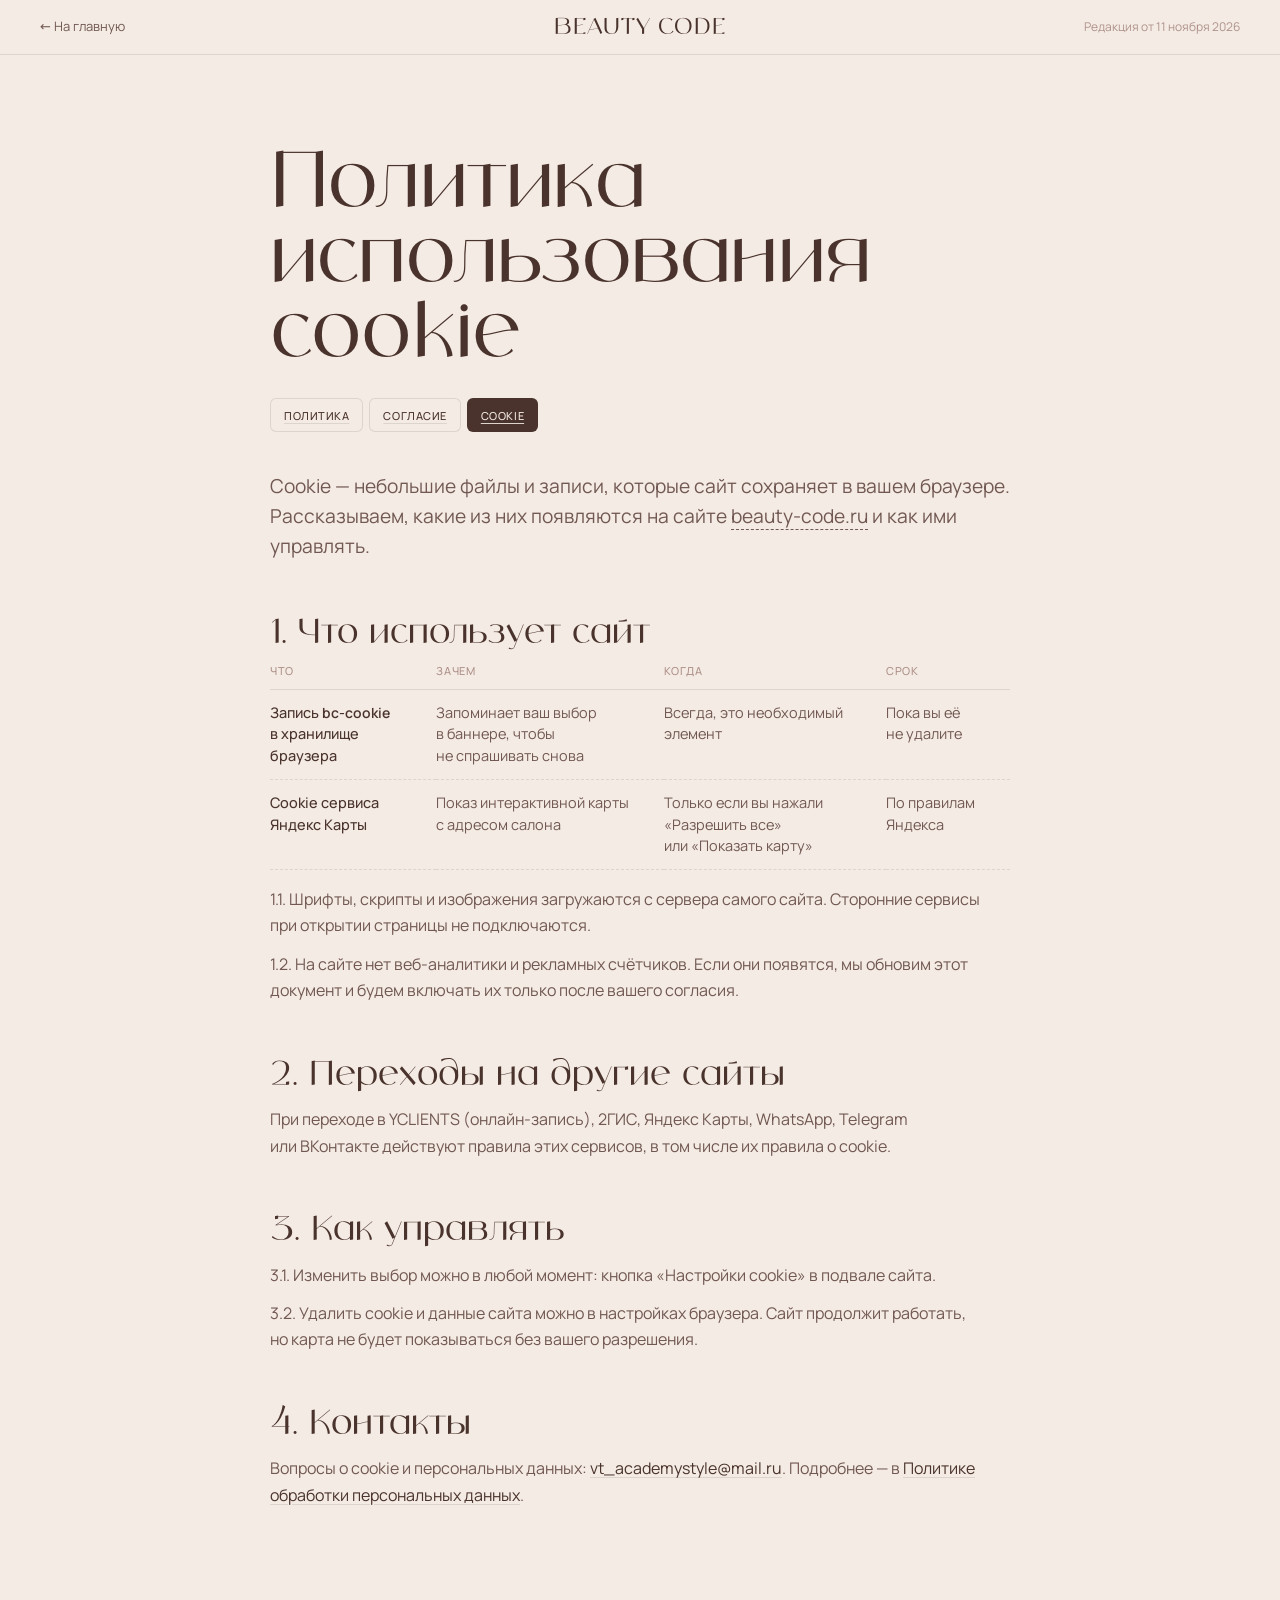
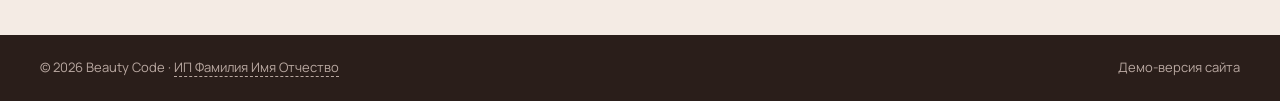
<file: cookie.html>
<!doctype html>
<html lang="ru">
<head>
<meta name="robots" content="noindex, nofollow">
<meta charset="utf-8">
<meta name="viewport" content="width=device-width, initial-scale=1">
<title>Политика использования cookie · Beauty Code</title>
<meta name="theme-color" content="#F4EBE4">
<link rel="icon" href="favicon.svg" type="image/svg+xml">
<link rel="stylesheet" href="css/style.css?v=23">
<link rel="stylesheet" href="css/legal.css?v=1">
</head>
<body class="lg">
<header class="lg__top">
  <a class="lg__back" href="index.html">← На&nbsp;главную</a>
  <a class="lg__logo" href="index.html">BEAUTY CODE</a>
  <span class="lg__date">Редакция от&nbsp;11 ноября 2026</span>
</header>
<main class="lg__main">
  <h1 class="lg__h1">Политика использования cookie</h1>
  <nav class="lg__tabs"><a href="politika.html">Политика</a><a href="soglasie.html">Согласие</a><a href="cookie.html" class="is-on" aria-current="page">Cookie</a></nav>
  <p class="lg__lead">Cookie&nbsp;— небольшие файлы и&nbsp;записи, которые сайт сохраняет в&nbsp;вашем браузере. Рассказываем, какие из&nbsp;них появляются на&nbsp;сайте <mark class="todo">beauty-code.ru</mark> и&nbsp;как ими управлять.</p>

<h2>1. Что использует сайт</h2>
<table class="lg__tbl">
  <tr><th>Что</th><th>Зачем</th><th>Когда</th><th>Срок</th></tr>
  <tr><td>Запись <code>bc-cookie</code> в&nbsp;хранилище браузера</td><td>Запоминает ваш выбор в&nbsp;баннере, чтобы не&nbsp;спрашивать снова</td><td>Всегда, это необходимый элемент</td><td>Пока вы её не&nbsp;удалите</td></tr>
  <tr><td>Cookie сервиса Яндекс Карты</td><td>Показ интерактивной карты с&nbsp;адресом салона</td><td>Только если вы нажали «Разрешить все» или&nbsp;«Показать карту»</td><td>По&nbsp;правилам Яндекса</td></tr>
</table>
<p>1.1. Шрифты, скрипты и&nbsp;изображения загружаются с&nbsp;сервера самого сайта. Сторонние сервисы при&nbsp;открытии страницы не&nbsp;подключаются.</p>
<p>1.2. На&nbsp;сайте нет веб-аналитики и&nbsp;рекламных счётчиков. Если они появятся, мы обновим этот документ и&nbsp;будем включать их только после вашего согласия.</p>

<h2>2. Переходы на&nbsp;другие сайты</h2>
<p>При&nbsp;переходе в&nbsp;YCLIENTS (онлайн-запись), 2ГИС, Яндекс Карты, WhatsApp, Telegram или&nbsp;ВКонтакте действуют правила этих сервисов, в&nbsp;том числе их правила о&nbsp;cookie.</p>

<h2>3. Как управлять</h2>
<p>3.1. Изменить выбор можно в&nbsp;любой момент: кнопка «Настройки cookie» в&nbsp;подвале сайта.</p>
<p>3.2. Удалить cookie и&nbsp;данные сайта можно в&nbsp;настройках браузера. Сайт продолжит работать, но&nbsp;карта не&nbsp;будет показываться без&nbsp;вашего разрешения.</p>

<h2>4. Контакты</h2>
<p>Вопросы о&nbsp;cookie и&nbsp;персональных данных: <a href="mailto:vt_academystyle@mail.ru">vt_academystyle@mail.ru</a>. Подробнее&nbsp;— в <a href="politika.html">Политике обработки персональных данных</a>.</p>
</main>
<footer class="lg__foot">
  <span>© 2026 Beauty Code · <mark class="todo">ИП Фамилия Имя Отчество</mark></span>
  <span>Демо-версия сайта</span>
</footer>
</body>
</html>
</file>
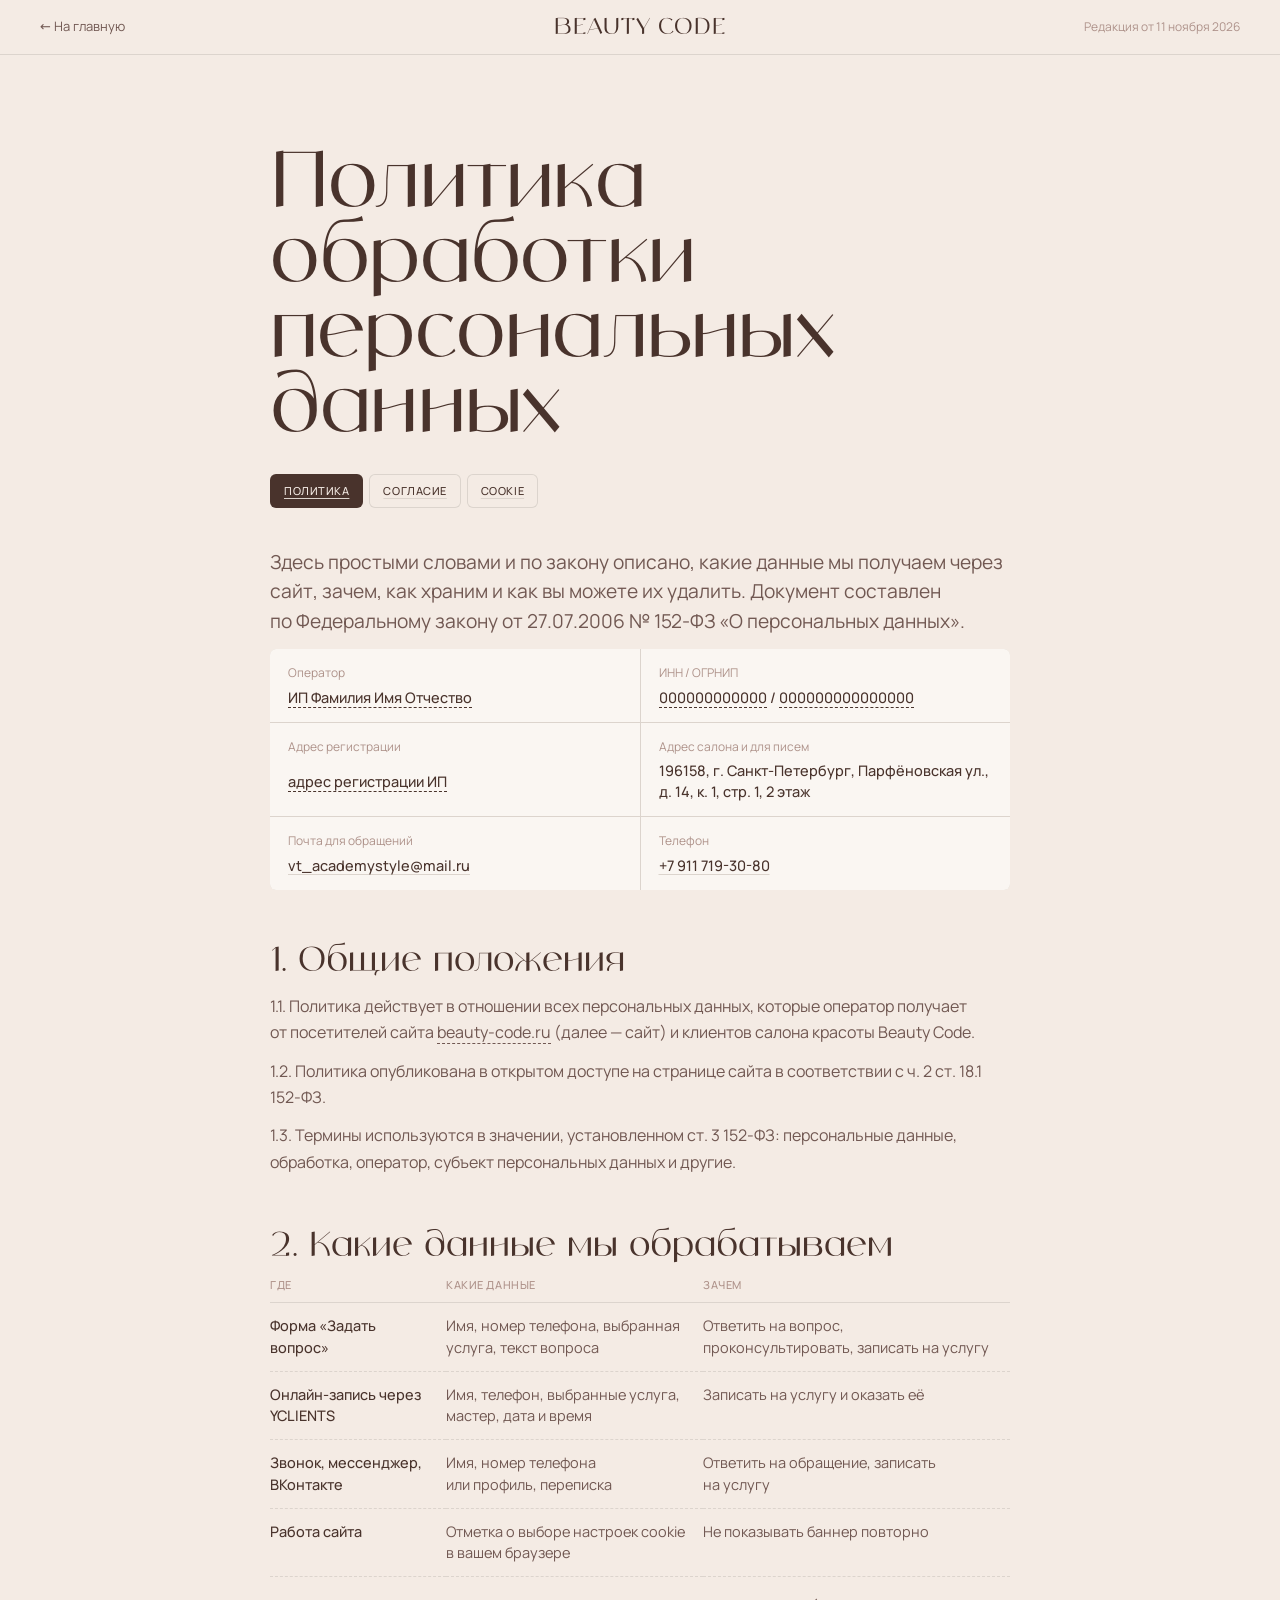
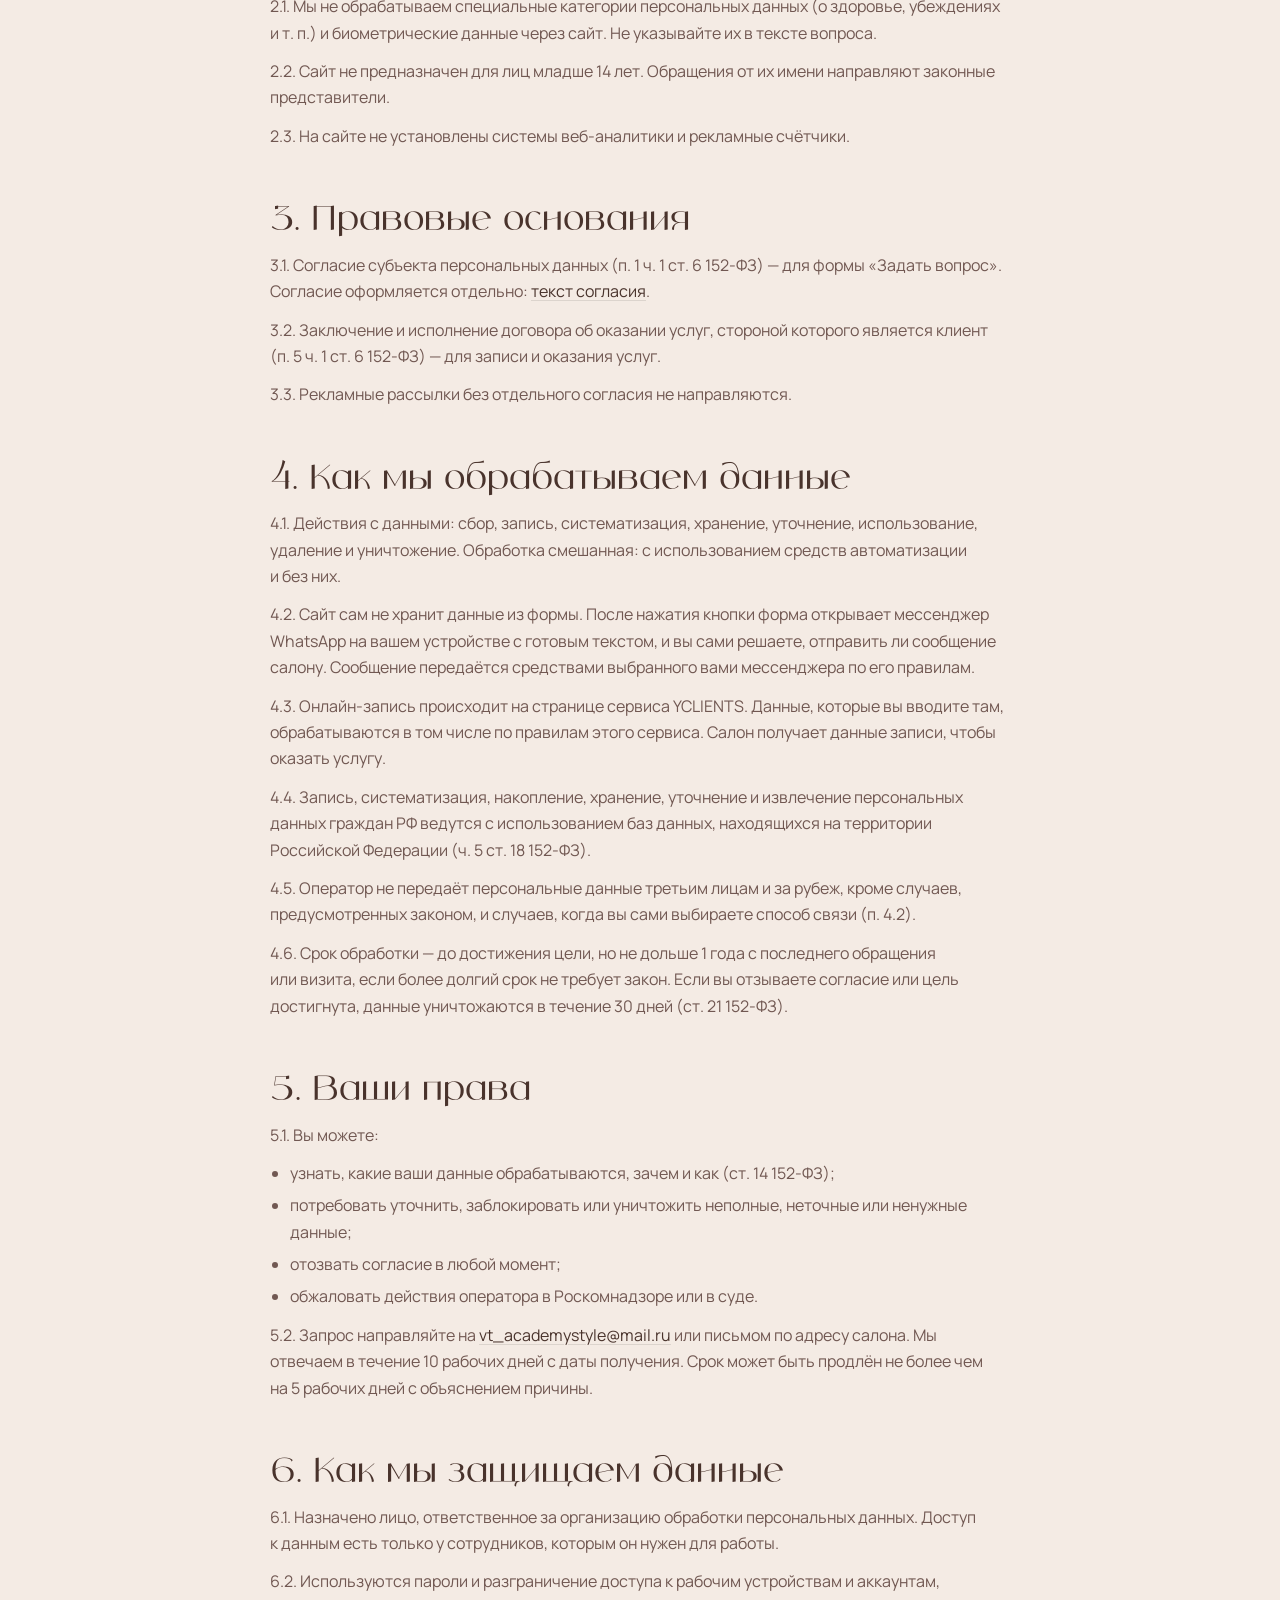
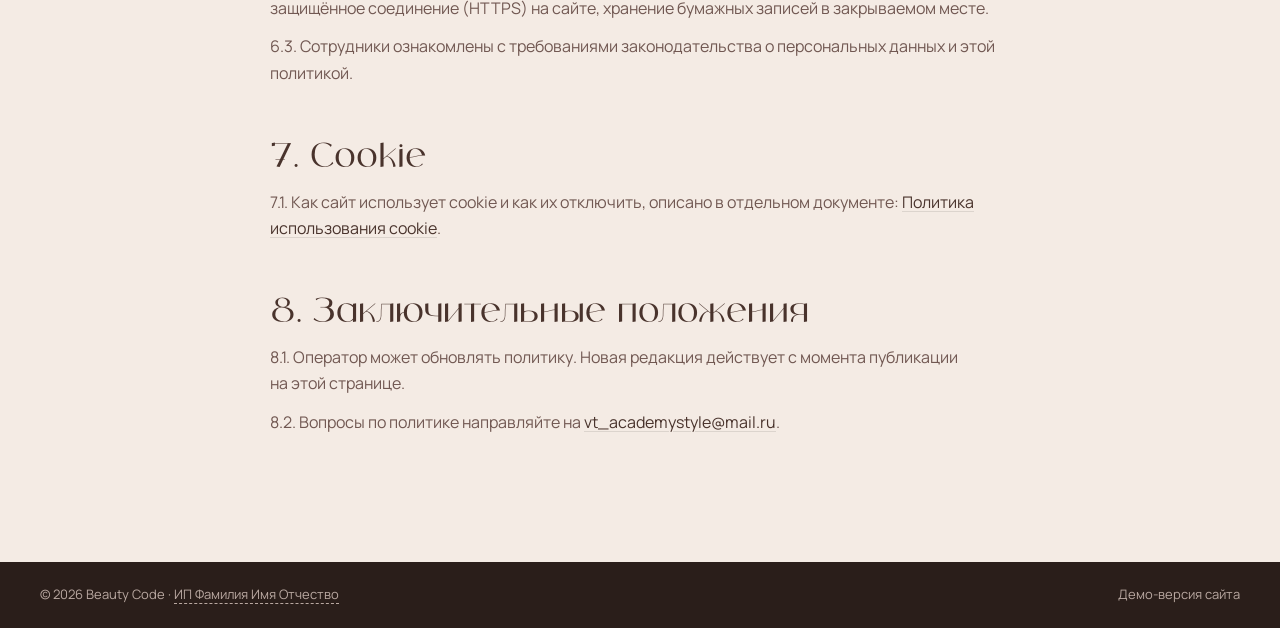
<file: politika.html>
<!doctype html>
<html lang="ru">
<head>
<meta name="robots" content="noindex, nofollow">
<meta charset="utf-8">
<meta name="viewport" content="width=device-width, initial-scale=1">
<title>Политика обработки персональных данных · Beauty Code</title>
<meta name="theme-color" content="#F4EBE4">
<link rel="icon" href="favicon.svg" type="image/svg+xml">
<link rel="stylesheet" href="css/style.css?v=23">
<link rel="stylesheet" href="css/legal.css?v=1">
</head>
<body class="lg">
<header class="lg__top">
  <a class="lg__back" href="index.html">← На&nbsp;главную</a>
  <a class="lg__logo" href="index.html">BEAUTY CODE</a>
  <span class="lg__date">Редакция от&nbsp;11 ноября 2026</span>
</header>
<main class="lg__main">
  <h1 class="lg__h1">Политика обработки персональных данных</h1>
  <nav class="lg__tabs"><a href="politika.html" class="is-on" aria-current="page">Политика</a><a href="soglasie.html">Согласие</a><a href="cookie.html">Cookie</a></nav>
  <p class="lg__lead">Здесь простыми словами и&nbsp;по&nbsp;закону описано, какие данные мы получаем через сайт, зачем, как храним и&nbsp;как вы можете их удалить. Документ составлен по&nbsp;Федеральному закону от&nbsp;27.07.2006 № 152-ФЗ «О&nbsp;персональных данных».</p>
<div class="lg__card">
  <div><span>Оператор</span><b><mark class="todo">ИП Фамилия Имя Отчество</mark></b></div>
  <div><span>ИНН / ОГРНИП</span><b><mark class="todo">000000000000</mark> / <mark class="todo">000000000000000</mark></b></div>
  <div><span>Адрес регистрации</span><b><mark class="todo">адрес регистрации ИП</mark></b></div>
  <div><span>Адрес салона и&nbsp;для&nbsp;писем</span><b>196158, г. Санкт-Петербург, Парфёновская ул., д. 14, к. 1, стр. 1, 2 этаж</b></div>
  <div><span>Почта для&nbsp;обращений</span><b><a href="mailto:vt_academystyle@mail.ru">vt_academystyle@mail.ru</a></b></div>
  <div><span>Телефон</span><b><a href="tel:+79117193080">+7 911 719-30-80</a></b></div>
</div>

<h2>1. Общие положения</h2>
<p>1.1. Политика действует в&nbsp;отношении всех персональных данных, которые оператор получает от&nbsp;посетителей сайта <mark class="todo">beauty-code.ru</mark> (далее&nbsp;— сайт) и&nbsp;клиентов салона красоты Beauty Code.</p>
<p>1.2. Политика опубликована в&nbsp;открытом доступе на&nbsp;странице сайта в&nbsp;соответствии с&nbsp;ч. 2 ст. 18.1 152-ФЗ.</p>
<p>1.3. Термины используются в&nbsp;значении, установленном ст. 3 152-ФЗ: персональные данные, обработка, оператор, субъект персональных данных и&nbsp;другие.</p>

<h2>2. Какие данные мы обрабатываем</h2>
<table class="lg__tbl">
  <tr><th>Где</th><th>Какие данные</th><th>Зачем</th></tr>
  <tr><td>Форма «Задать вопрос»</td><td>Имя, номер телефона, выбранная услуга, текст вопроса</td><td>Ответить на&nbsp;вопрос, проконсультировать, записать на&nbsp;услугу</td></tr>
  <tr><td>Онлайн-запись через YCLIENTS</td><td>Имя, телефон, выбранные услуга, мастер, дата и&nbsp;время</td><td>Записать на&nbsp;услугу и&nbsp;оказать её</td></tr>
  <tr><td>Звонок, мессенджер, ВКонтакте</td><td>Имя, номер телефона или&nbsp;профиль, переписка</td><td>Ответить на&nbsp;обращение, записать на&nbsp;услугу</td></tr>
  <tr><td>Работа сайта</td><td>Отметка о&nbsp;выборе настроек cookie в&nbsp;вашем браузере</td><td>Не&nbsp;показывать баннер повторно</td></tr>
</table>
<p>2.1. Мы не&nbsp;обрабатываем специальные категории персональных данных (о&nbsp;здоровье, убеждениях и&nbsp;т. п.) и&nbsp;биометрические данные через сайт. Не&nbsp;указывайте их в&nbsp;тексте вопроса.</p>
<p>2.2. Сайт не&nbsp;предназначен для&nbsp;лиц младше 14&nbsp;лет. Обращения от&nbsp;их имени направляют законные представители.</p>
<p>2.3. На&nbsp;сайте не&nbsp;установлены системы веб-аналитики и&nbsp;рекламные счётчики.</p>

<h2>3. Правовые основания</h2>
<p>3.1. Согласие субъекта персональных данных (п. 1&nbsp;ч. 1 ст. 6 152-ФЗ)&nbsp;— для&nbsp;формы «Задать вопрос». Согласие оформляется отдельно: <a href="soglasie.html">текст согласия</a>.</p>
<p>3.2. Заключение и&nbsp;исполнение договора об&nbsp;оказании услуг, стороной которого является клиент (п. 5&nbsp;ч. 1 ст. 6 152-ФЗ)&nbsp;— для&nbsp;записи и&nbsp;оказания услуг.</p>
<p>3.3. Рекламные рассылки без&nbsp;отдельного согласия не&nbsp;направляются.</p>

<h2>4. Как мы обрабатываем данные</h2>
<p>4.1. Действия с&nbsp;данными: сбор, запись, систематизация, хранение, уточнение, использование, удаление и&nbsp;уничтожение. Обработка смешанная: с&nbsp;использованием средств автоматизации и&nbsp;без&nbsp;них.</p>
<p>4.2. Сайт сам не&nbsp;хранит данные из&nbsp;формы. После нажатия кнопки форма открывает мессенджер WhatsApp на&nbsp;вашем устройстве с&nbsp;готовым текстом, и&nbsp;вы сами решаете, отправить&nbsp;ли сообщение салону. Сообщение передаётся средствами выбранного вами мессенджера по&nbsp;его правилам.</p>
<p>4.3. Онлайн-запись происходит на&nbsp;странице сервиса YCLIENTS. Данные, которые вы вводите там, обрабатываются в&nbsp;том числе по&nbsp;правилам этого сервиса. Салон получает данные записи, чтобы оказать услугу.</p>
<p>4.4. Запись, систематизация, накопление, хранение, уточнение и&nbsp;извлечение персональных данных граждан РФ ведутся с&nbsp;использованием баз данных, находящихся на&nbsp;территории Российской Федерации (ч. 5 ст. 18 152-ФЗ).</p>
<p>4.5. Оператор не&nbsp;передаёт персональные данные третьим лицам и&nbsp;за&nbsp;рубеж, кроме случаев, предусмотренных законом, и&nbsp;случаев, когда вы сами выбираете способ связи (п. 4.2).</p>
<p>4.6. Срок обработки&nbsp;— до&nbsp;достижения цели, но&nbsp;не&nbsp;дольше 1&nbsp;года с&nbsp;последнего обращения или&nbsp;визита, если более долгий срок не&nbsp;требует закон. Если вы отзываете согласие или&nbsp;цель достигнута, данные уничтожаются в&nbsp;течение 30 дней (ст. 21 152-ФЗ).</p>

<h2>5. Ваши права</h2>
<p>5.1. Вы можете:</p>
<ul>
  <li>узнать, какие ваши данные обрабатываются, зачем и&nbsp;как (ст. 14 152-ФЗ);</li>
  <li>потребовать уточнить, заблокировать или&nbsp;уничтожить неполные, неточные или&nbsp;ненужные данные;</li>
  <li>отозвать согласие в&nbsp;любой момент;</li>
  <li>обжаловать действия оператора в&nbsp;Роскомнадзоре или&nbsp;в&nbsp;суде.</li>
</ul>
<p>5.2. Запрос направляйте на <a href="mailto:vt_academystyle@mail.ru">vt_academystyle@mail.ru</a> или&nbsp;письмом по&nbsp;адресу салона. Мы отвечаем в&nbsp;течение 10 рабочих дней с&nbsp;даты получения. Срок может быть продлён не&nbsp;более чем на&nbsp;5 рабочих дней с&nbsp;объяснением причины.</p>

<h2>6. Как мы защищаем данные</h2>
<p>6.1. Назначено лицо, ответственное за&nbsp;организацию обработки персональных данных. Доступ к&nbsp;данным есть только у&nbsp;сотрудников, которым он нужен для&nbsp;работы.</p>
<p>6.2. Используются пароли и&nbsp;разграничение доступа к&nbsp;рабочим устройствам и&nbsp;аккаунтам, защищённое соединение (HTTPS) на&nbsp;сайте, хранение бумажных записей в&nbsp;закрываемом месте.</p>
<p>6.3. Сотрудники ознакомлены с&nbsp;требованиями законодательства о&nbsp;персональных данных и&nbsp;этой политикой.</p>

<h2>7. Cookie</h2>
<p>7.1. Как сайт использует cookie и&nbsp;как их отключить, описано в&nbsp;отдельном документе: <a href="cookie.html">Политика использования cookie</a>.</p>

<h2>8. Заключительные положения</h2>
<p>8.1. Оператор может обновлять политику. Новая редакция действует с&nbsp;момента публикации на&nbsp;этой странице.</p>
<p>8.2. Вопросы по&nbsp;политике направляйте на <a href="mailto:vt_academystyle@mail.ru">vt_academystyle@mail.ru</a>.</p>
</main>
<footer class="lg__foot">
  <span>© 2026 Beauty Code · <mark class="todo">ИП Фамилия Имя Отчество</mark></span>
  <span>Демо-версия сайта</span>
</footer>
</body>
</html>
</file>
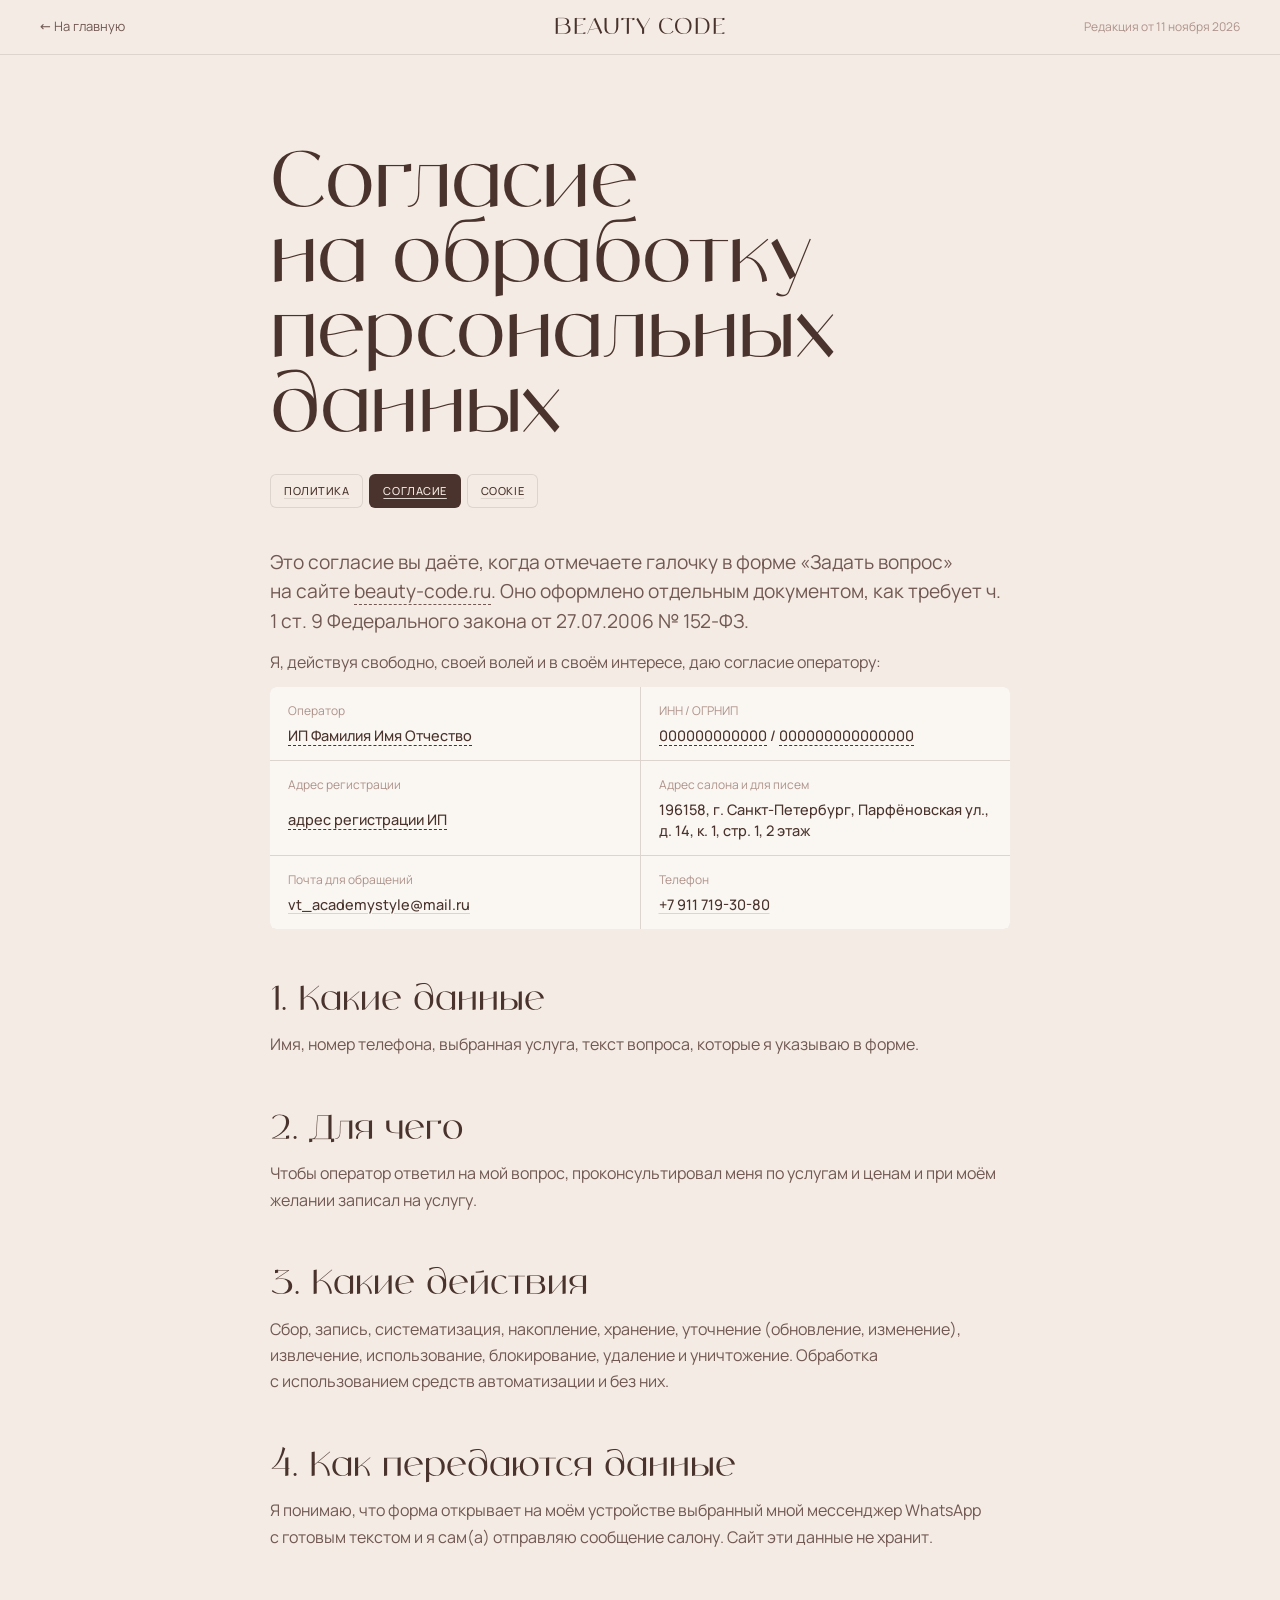
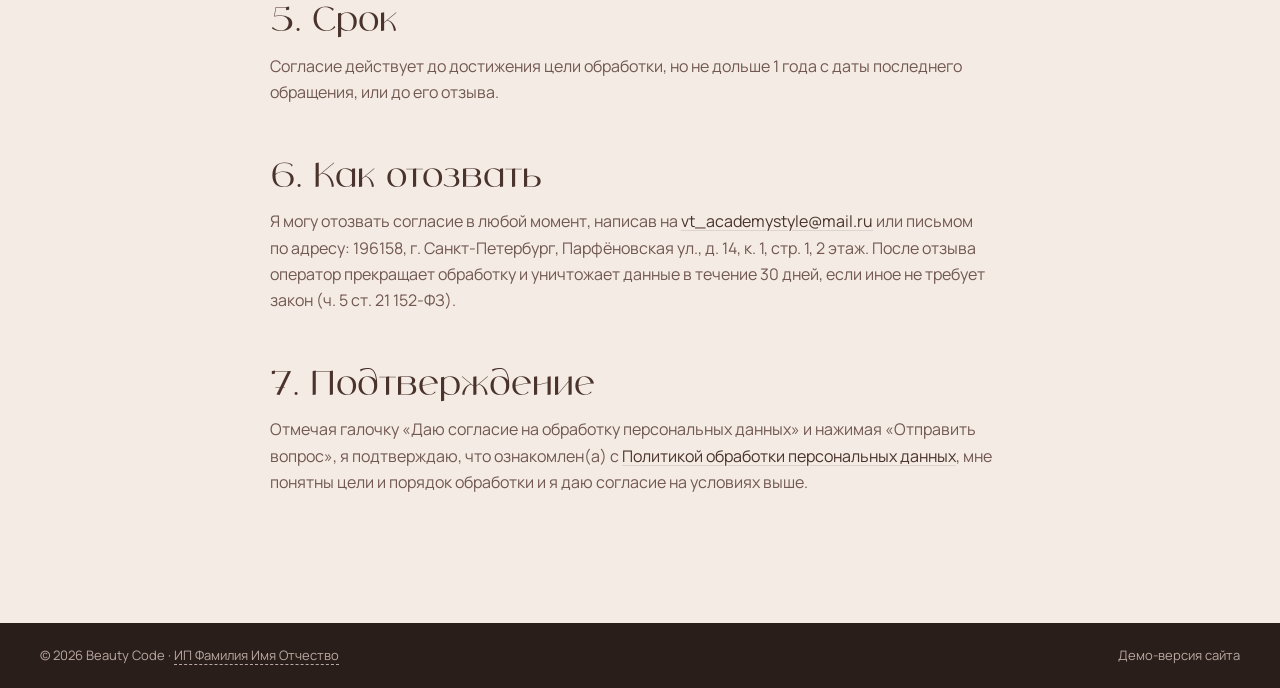
<file: soglasie.html>
<!doctype html>
<html lang="ru">
<head>
<meta name="robots" content="noindex, nofollow">
<meta charset="utf-8">
<meta name="viewport" content="width=device-width, initial-scale=1">
<title>Согласие на&nbsp;обработку персональных данных · Beauty Code</title>
<meta name="theme-color" content="#F4EBE4">
<link rel="icon" href="favicon.svg" type="image/svg+xml">
<link rel="stylesheet" href="css/style.css?v=23">
<link rel="stylesheet" href="css/legal.css?v=1">
</head>
<body class="lg">
<header class="lg__top">
  <a class="lg__back" href="index.html">← На&nbsp;главную</a>
  <a class="lg__logo" href="index.html">BEAUTY CODE</a>
  <span class="lg__date">Редакция от&nbsp;11 ноября 2026</span>
</header>
<main class="lg__main">
  <h1 class="lg__h1">Согласие на&nbsp;обработку персональных данных</h1>
  <nav class="lg__tabs"><a href="politika.html">Политика</a><a href="soglasie.html" class="is-on" aria-current="page">Согласие</a><a href="cookie.html">Cookie</a></nav>
  <p class="lg__lead">Это согласие вы даёте, когда отмечаете галочку в&nbsp;форме «Задать вопрос» на&nbsp;сайте <mark class="todo">beauty-code.ru</mark>. Оно оформлено отдельным документом, как требует ч. 1 ст. 9 Федерального закона от&nbsp;27.07.2006 № 152-ФЗ.</p>

<p>Я, действуя свободно, своей волей и&nbsp;в&nbsp;своём интересе, даю согласие оператору:</p>
<div class="lg__card">
  <div><span>Оператор</span><b><mark class="todo">ИП Фамилия Имя Отчество</mark></b></div>
  <div><span>ИНН / ОГРНИП</span><b><mark class="todo">000000000000</mark> / <mark class="todo">000000000000000</mark></b></div>
  <div><span>Адрес регистрации</span><b><mark class="todo">адрес регистрации ИП</mark></b></div>
  <div><span>Адрес салона и&nbsp;для&nbsp;писем</span><b>196158, г. Санкт-Петербург, Парфёновская ул., д. 14, к. 1, стр. 1, 2 этаж</b></div>
  <div><span>Почта для&nbsp;обращений</span><b><a href="mailto:vt_academystyle@mail.ru">vt_academystyle@mail.ru</a></b></div>
  <div><span>Телефон</span><b><a href="tel:+79117193080">+7 911 719-30-80</a></b></div>
</div>

<h2>1. Какие данные</h2>
<p>Имя, номер телефона, выбранная услуга, текст вопроса, которые я указываю в&nbsp;форме.</p>

<h2>2. Для&nbsp;чего</h2>
<p>Чтобы оператор ответил на&nbsp;мой вопрос, проконсультировал меня по&nbsp;услугам и&nbsp;ценам и&nbsp;при&nbsp;моём желании записал на&nbsp;услугу.</p>

<h2>3. Какие действия</h2>
<p>Сбор, запись, систематизация, накопление, хранение, уточнение (обновление, изменение), извлечение, использование, блокирование, удаление и&nbsp;уничтожение. Обработка с&nbsp;использованием средств автоматизации и&nbsp;без&nbsp;них.</p>

<h2>4. Как передаются данные</h2>
<p>Я понимаю, что форма открывает на&nbsp;моём устройстве выбранный мной мессенджер WhatsApp с&nbsp;готовым текстом и&nbsp;я сам(а) отправляю сообщение салону. Сайт эти данные не&nbsp;хранит.</p>

<h2>5. Срок</h2>
<p>Согласие действует до&nbsp;достижения цели обработки, но&nbsp;не&nbsp;дольше 1&nbsp;года с&nbsp;даты последнего обращения, или&nbsp;до&nbsp;его отзыва.</p>

<h2>6. Как отозвать</h2>
<p>Я могу отозвать согласие в&nbsp;любой момент, написав на <a href="mailto:vt_academystyle@mail.ru">vt_academystyle@mail.ru</a> или&nbsp;письмом по&nbsp;адресу: 196158, г. Санкт-Петербург, Парфёновская ул., д. 14, к. 1, стр. 1, 2 этаж. После отзыва оператор прекращает обработку и&nbsp;уничтожает данные в&nbsp;течение 30 дней, если иное не&nbsp;требует закон (ч. 5 ст. 21 152-ФЗ).</p>

<h2>7. Подтверждение</h2>
<p>Отмечая галочку «Даю согласие на&nbsp;обработку персональных данных» и&nbsp;нажимая «Отправить вопрос», я подтверждаю, что ознакомлен(а) с <a href="politika.html">Политикой обработки персональных данных</a>, мне понятны цели и&nbsp;порядок обработки и&nbsp;я даю согласие на&nbsp;условиях выше.</p>
</main>
<footer class="lg__foot">
  <span>© 2026 Beauty Code · <mark class="todo">ИП Фамилия Имя Отчество</mark></span>
  <span>Демо-версия сайта</span>
</footer>
</body>
</html>
</file>
<file: css/style.css>
/* Шрифт салона: Vetrino (Daniyar Shape). Лицензия befonts: только личное использование, для запуска нужна коммерческая у автора */
@font-face {
  font-family: "Vetrino";
  src: url(../fonts/vetrino.woff2) format("woff2");
  font-weight: 400; font-style: normal; font-display: swap;
}
/* Manrope лежит на сайте, а не на серверах Google: никаких запросов за рубеж при открытии страницы */
@font-face { font-family: "Manrope"; src: url(../fonts/manrope-cyrillic.woff2) format("woff2"); font-weight: 400 700; font-style: normal; font-display: swap;
  unicode-range: U+0301, U+0400-045F, U+0490-0491, U+04B0-04B1, U+2116; }
@font-face { font-family: "Manrope"; src: url(../fonts/manrope-latin-ext.woff2) format("woff2"); font-weight: 400 700; font-style: normal; font-display: swap;
  unicode-range: U+0100-02BA, U+02BD-02C5, U+02C7-02CC, U+02CE-02D7, U+02DD-02FF, U+1E00-1E9F, U+2020, U+20A0-20AB, U+20AD-20C4, U+2113, U+2C60-2C7F, U+A720-A7FF; }
@font-face { font-family: "Manrope"; src: url(../fonts/manrope-latin.woff2) format("woff2"); font-weight: 400 700; font-style: normal; font-display: swap;
  unicode-range: U+0000-00FF, U+0131, U+0152-0153, U+02BB-02BC, U+02C6, U+02DA, U+02DC, U+0304, U+0308, U+0329, U+2000-206F, U+2122, U+2190-2199, U+2212, U+2215, U+FEFF, U+FFFD; }

/* Beauty Code · демо-сайт
   Сетка и скругления: skinexperts (12/8px, поля 40px, зазор 8px)
   Шрифтовая пара и композиция: voltaskai (антиква + гротеск, тёплая палитра)
   Меню: voltaskai (фото по наведению) + blastation (крупные пункты, гаснут соседние)
   Форма: eleos (лист с отверстиями, моно, залитые поля)
   Подвал: grounded (наезжает на липкий CTA с блюром) + for-living (тиснение логотипа)
   Карточки цен: leif (тонкие разделители, вторая фотография по наведению) */

:root {
  --bg: #F4EBE4;
  --bg-2: #EDE2DA;
  --paper: #FAF6F2;
  --line: #DCD4CD;
  --ink: #49332C;
  --ink-2: #715852;
  --mute: #AE928A;
  --dark: #2A1E1A;
  --dark-2: #49332C;
  --on-dark: #F4EBE4;
  --on-dark-2: #D5CEC7;

  --serif: "Vetrino", "Manrope", sans-serif;
  --sans: "Manrope", system-ui, sans-serif;
  --logo: "Vetrino", "Manrope", sans-serif;

  --r: 6px;
  --r-s: 6px;
  --gut: 40px;
  --gap: 8px;
  --ease: cubic-bezier(.22, 1, .36, 1);
  --ease-io: cubic-bezier(.65, 0, .35, 1);
  --header-h: 64px;
}

@media (max-width: 900px) {
  :root { --gut: 16px; --header-h: 56px; }
}

*, *::before, *::after { box-sizing: border-box; }
html { -webkit-text-size-adjust: 100%; }
html.lenis, html.lenis body { height: auto; }
.lenis.lenis-smooth { scroll-behavior: auto !important; }
.lenis.lenis-stopped { overflow: hidden; }

body {
  margin: 0;
  background: var(--bg);
  color: var(--ink-2);
  font: 400 16px/1.55 var(--sans);
  -webkit-font-smoothing: antialiased;
  text-rendering: optimizeLegibility;
  overflow-x: hidden;
}
img { display: block; max-width: 100%; }
a { color: inherit; text-decoration: none; }
button { font: inherit; color: inherit; background: none; border: 0; padding: 0; cursor: pointer; }
:focus-visible { outline: 2px solid var(--mute); outline-offset: 3px; }

.wrap { padding-inline: var(--gut); }
.label {
  font: 500 11px/1.4 var(--sans);
  letter-spacing: .06em;
  text-transform: uppercase;
  color: var(--mute);
}
.h2 {
  font: 400 clamp(32px, 3.6vw, 56px)/1.05 var(--serif);
  letter-spacing: -.02em;
  color: var(--ink);
  margin: 0;
}
.h3 {
  font: 400 clamp(28px, 2.6vw, 40px)/1.05 var(--serif);
  letter-spacing: -.02em;
  color: var(--ink);
  margin: 0;
}
.lead { font-size: 17px; line-height: 1.6; max-width: 46ch; }

/* ---------- кнопки ---------- */
.btn {
  display: inline-flex; align-items: center; gap: 10px;
  height: 48px; padding: 0 22px;
  border-radius: 999px;
  font: 500 14px/1 var(--sans);
  letter-spacing: .01em;
  background: var(--ink);
  color: var(--on-dark);
  transition: background .4s var(--ease), transform .4s var(--ease);
  white-space: nowrap;
}
.btn:hover { background: var(--dark); }
.btn .arr { transition: transform .4s var(--ease); }
.btn:hover .arr { transform: translateX(4px); }
.btn--light { background: var(--on-dark); color: var(--ink); }
.btn--light:hover { background: #fff; }
.btn--ghost { background: transparent; color: var(--ink); box-shadow: inset 0 0 0 1px var(--line); }
.btn--ghost:hover { background: var(--bg-2); }

.link-u { position: relative; display: inline-block; }
.link-u::after {
  content: ""; position: absolute; left: 0; right: 0; bottom: -2px; height: 1px;
  background: currentColor; transform-origin: right; transform: scaleX(0);
  transition: transform .5s var(--ease);
}
.link-u:hover::after { transform-origin: left; transform: scaleX(1); }

/* ---------- шапка (voltaskai) ---------- */
.header {
  position: fixed; inset: 0 0 auto 0; z-index: 50;
  height: var(--header-h);
  display: flex; align-items: center; justify-content: space-between;
  padding-inline: var(--gut);
  pointer-events: none;
}
.header > * { pointer-events: auto; }
.pill {
  display: inline-flex; align-items: center; gap: 8px;
  height: 34px; padding: 0 14px;
  border-radius: 6px;
  font: 600 11px/1 var(--sans);
  letter-spacing: .06em; text-transform: uppercase;
  color: var(--on-dark);
  background: rgba(113, 88, 82, .35);
  -webkit-backdrop-filter: blur(14px); backdrop-filter: blur(14px);
  transition: background .5s var(--ease), color .5s var(--ease);
}
.pill:hover { background: rgba(73, 51, 44, .7); }
.header.is-light .pill { background: rgba(220, 212, 205, .75); color: var(--ink); }
.header.is-light .pill:hover { background: var(--line); }
.pill svg { width: 14px; height: 14px; }

.brand {
  position: absolute; left: 50%; top: 0; transform: translateX(-50%);
  display: flex; flex-direction: column; align-items: center; gap: 3px;
  padding: 10px 26px 12px;
  background: var(--line);
  color: var(--ink);
  border-radius: 0 0 10px 10px;
  transition: transform .6s var(--ease);
}
.brand small { font: 500 7.5px/1 var(--sans); letter-spacing: .32em; text-transform: uppercase; color: var(--ink-2); }
.brand b { font: 400 20px/1 var(--logo); letter-spacing: .02em; font-weight: 400; }
.header.is-hidden .brand { transform: translate(-50%, -110%); }

/* ---------- меню (voltaskai + blastation) ----------
   Открытие: шторки съезжают, затем пункты по очереди. Закрытие: обратный порядок,
   без задержек. Задержки на пунктах есть только во время открытия (.is-open без .is-ready),
   поэтому наведение потом откликается мгновенно. */
.menu {
  position: fixed; inset: 0; z-index: 60;
  display: grid; grid-template-columns: 1fr 1fr;
  visibility: hidden; pointer-events: none;
  transition: visibility 0s linear 1.15s;
}
.menu.is-open { visibility: visible; pointer-events: auto; transition: visibility 0s; }
.menu__left, .menu__right {
  position: relative; overflow: hidden;
  transition: clip-path .85s var(--ease-io) .25s;
  will-change: clip-path;
}
.menu.is-open .menu__left, .menu.is-open .menu__right { transition: clip-path 1s var(--ease-io); }
.menu__left { clip-path: inset(0 0 100% 0); background: var(--dark); color: var(--on-dark); }
.menu__right { clip-path: inset(100% 0 0 0); background: var(--dark-2); color: var(--on-dark); }
.menu.is-open .menu__left, .menu.is-open .menu__right { clip-path: inset(0 0 0 0); }
.menu__bg { position: absolute; inset: 0; background: url(../img/menu-bg.webp) center/cover; transform: scale(1.08); transition: transform 1.6s var(--ease); }
.menu.is-open .menu__bg { transform: scale(1); }
.menu__info {
  position: relative; height: 100%;
  display: flex; flex-direction: column; align-items: center; justify-content: center;
  text-align: center; gap: 22px; padding: 40px;
  opacity: 0; transform: translateY(16px);
  transition: opacity .35s var(--ease), transform .45s var(--ease);
}
.menu.is-open .menu__info { opacity: 1; transform: none; transition: opacity .8s var(--ease) .4s, transform .9s var(--ease) .4s; }
.menu__info .brand-big { display: flex; flex-direction: column; align-items: center; gap: 8px; }
.menu__info .brand-big small { font: 500 9px/1 var(--sans); letter-spacing: .4em; text-transform: uppercase; color: var(--on-dark-2); }
.menu__info .brand-big b { font: 400 44px/1 var(--logo); font-weight: 400; }
.menu__info h4 { font: 400 26px/1.1 var(--serif); margin: 10px 0 0; }
.menu__info p { margin: 0; font-size: 13px; line-height: 1.6; color: var(--on-dark-2); }
.menu__info p a { text-decoration: underline; text-underline-offset: 3px; color: var(--on-dark); }
.menu__info .label { color: var(--on-dark-2); }

.menu__nav {
  position: relative; height: 100%;
  display: flex; flex-direction: column; justify-content: center;
  padding: 80px var(--gut) 60px calc(min(17vw, 260px) / 2 + 64px);
}
.menu__list { list-style: none; margin: 0; padding: 0; }
.menu__list li, .menu__sub li { opacity: 0; transform: translateY(26px); transition: opacity .3s var(--ease), transform .4s var(--ease); }
.menu.is-open .menu__list li, .menu.is-open .menu__sub li { opacity: 1; transform: none; transition: opacity .7s var(--ease) var(--d, 0ms), transform .9s var(--ease) var(--d, 0ms); }
.menu__link {
  display: inline-block;
  font: 400 clamp(30px, 3vw, 46px)/1.12 var(--serif);
  letter-spacing: -.02em;
  background: linear-gradient(125.75deg, #D5CEC7 9.27%, #76726E 95.35%);
  -webkit-background-clip: text; background-clip: text;
  color: transparent;
  transition: transform .45s var(--ease), opacity .35s var(--ease);
}
.menu__link .ch { color: transparent; transition: color .3s var(--ease); }
.menu__link:hover, .menu__link:focus-visible { transform: translateX(10px); }
.menu__link:hover .ch, .menu__link:focus-visible .ch { color: var(--on-dark); }
.menu.is-ready .menu__list:hover .menu__link:not(:hover) { opacity: .45; }
.menu__sub { list-style: none; margin: 34px 0 0; padding: 0; display: grid; gap: 6px; }
.menu__sub a { font: 600 11px/1.4 var(--sans); letter-spacing: .08em; text-transform: uppercase; color: var(--on-dark-2); transition: color .3s; }
.menu__sub a:hover { color: var(--on-dark); }
.menu__close {
  position: absolute; top: 15px; right: var(--gut); z-index: 3;
  width: 34px; height: 34px; border-radius: 6px;
  display: grid; place-items: center;
  background: rgba(113, 88, 82, .35); color: var(--on-dark);
  opacity: 0; transform: rotate(-90deg) scale(.6);
  transition: background .3s, opacity .3s var(--ease), transform .4s var(--ease);
}
.menu.is-open .menu__close { opacity: 1; transform: none; transition: background .3s, opacity .6s var(--ease) .6s, transform .8s var(--ease) .6s; }
.menu__close:hover { background: rgba(113, 88, 82, .7); }

.menu__photo {
  position: fixed; left: 50%; top: 50%; z-index: 2;
  width: min(17vw, 260px); aspect-ratio: 1 / 2;
  border-radius: 40px; overflow: hidden;
  transform: translate(-50%, -50%) scale(.85);
  opacity: 0;
  transition: opacity .35s var(--ease), transform .5s var(--ease);
  pointer-events: none;
  background: var(--dark);
}
.menu.is-open .menu__photo { opacity: 1; transform: translate(-50%, -50%) scale(1); transition: opacity .7s var(--ease) .45s, transform 1s var(--ease) .45s; }
.menu__photo img { position: absolute; inset: 0; width: 100%; height: 100%; object-fit: cover; opacity: 0; }
.menu__photo img.is-top { opacity: 1; animation: photoIn .8s var(--ease) both; }
.menu__photo img.is-under { opacity: 1; }
@keyframes photoIn {
  from { clip-path: inset(100% 0 0 0 round 6px); transform: scale(1.15); }
  to { clip-path: inset(0 0 0 0 round 6px); transform: scale(1); }
}

/* ---------- первый экран ---------- */
.hero {
  position: relative; height: 100svh; min-height: 620px;
  overflow: hidden; color: var(--on-dark);
  background: var(--dark);
}
.hero__media { position: absolute; inset: 0; }
.hero__media img {
  width: 100%; height: 100%; object-fit: cover;
  transform: scale(1.14);
  transition: transform 2.4s var(--ease);
  will-change: transform;
}
.is-loaded .hero__media img { transform: scale(1.02); }
.hero::after {
  content: ""; position: absolute; inset: 0;
  background:
    linear-gradient(180deg, rgba(42,30,26,.45) 0%, rgba(42,30,26,0) 30%),
    linear-gradient(0deg, rgba(42,30,26,.75) 0%, rgba(42,30,26,.15) 55%, rgba(42,30,26,.2) 100%);
}
.hero__content {
  position: relative; z-index: 2; height: 100%;
  display: flex; flex-direction: column; justify-content: flex-end;
  padding: 0 var(--gut) 34px;
}
.hero__kicker { color: var(--on-dark-2); margin-bottom: 18px; }
.hero h1 {
  margin: 0;
  font: 400 clamp(46px, 7.2vw, 124px)/.95 var(--serif);
  letter-spacing: -.03em;
  text-transform: uppercase;
  max-width: 12ch;
}
.hero__bottom {
  margin-top: 36px;
  display: grid; grid-template-columns: 1fr auto 1fr; align-items: end; gap: 20px;
}
.hero__meta { display: flex; flex-wrap: wrap; gap: 8px 22px; font-size: 13px; color: var(--on-dark-2); }
.hero__meta b { color: var(--on-dark); font-weight: 600; }
.hero__scroll { display: flex; flex-direction: column; align-items: center; gap: 10px; font: 600 10px/1 var(--sans); letter-spacing: .12em; text-transform: uppercase; }
.hero__scroll i { display: block; width: 1px; height: 38px; background: rgba(244,235,228,.35); position: relative; overflow: hidden; }
.hero__scroll i::after { content: ""; position: absolute; left: 0; top: -100%; width: 1px; height: 100%; background: var(--on-dark); animation: drip 2.2s var(--ease-io) infinite; }
@keyframes drip { to { top: 100%; } }
.hero__cta { justify-self: end; display: flex; flex-direction: column; align-items: flex-end; gap: 10px; }
.hero__offer { font-size: 13px; color: var(--on-dark-2); }
.hero__offer b { color: var(--on-dark); font-weight: 600; }

/* ---------- раскрытие текста ---------- */
.split .w { display: inline-block; overflow: hidden; vertical-align: top; padding-bottom: .08em; margin-bottom: -.08em; }
.split .w > span { display: inline-block; transform: translateY(105%); transition: transform 1.1s var(--ease); }
.split.is-in .w > span { transform: none; }

[data-reveal] { opacity: 0; transform: translateY(26px); transition: opacity 1.1s var(--ease), transform 1.1s var(--ease); }
[data-reveal].is-in { opacity: 1; transform: none; }

.img-reveal { overflow: hidden; border-radius: var(--r); }
.img-reveal img { transform: scale(1.12); transition: transform 1.6s var(--ease); }
.img-reveal.is-in img { transform: scale(1); }

/* ---------- о салоне (mathurin + voltaskai) ---------- */
.intro { padding: clamp(90px, 12vw, 180px) var(--gut) clamp(70px, 9vw, 130px); }
.intro__label { margin-bottom: 30px; }
.intro__text {
  margin: 0;
  font: 400 clamp(28px, 3.9vw, 62px)/1.1 var(--serif);
  letter-spacing: -.02em;
  color: var(--ink);
  max-width: 22ch;
}
.intro__text .fw { opacity: .16; transition: opacity .25s linear; }
.intro__text .fw.on { opacity: 1; }
.chip-img {
  display: inline-block; vertical-align: middle;
  width: 1.7em; height: .82em; margin: -.1em .08em 0;
  border-radius: 999px; overflow: hidden;
}
.chip-img img { width: 100%; height: 100%; object-fit: cover; }
.facts {
  margin-top: clamp(60px, 8vw, 110px);
  display: grid; grid-template-columns: repeat(4, 1fr);
  border-top: 1px solid var(--line);
}
.fact { padding: 14px 18px 0 0; position: relative; }
.fact::before { content: ""; position: absolute; top: -4px; left: 0; width: 7px; height: 7px; border-radius: 50%; background: var(--ink-2); }
.fact .label { display: block; margin: 10px 0 18px; }
.fact strong { display: block; font: 400 clamp(30px, 3vw, 46px)/1 var(--serif); color: var(--ink); letter-spacing: -.02em; }
.fact span { display: block; font-size: 13px; margin-top: 8px; }

/* ---------- направления (skinexperts) ---------- */
.services { padding: 0 var(--gut) clamp(90px, 10vw, 150px); }
.services__head { display: flex; justify-content: space-between; align-items: end; gap: 30px; margin-bottom: 36px; }
.services__grid { display: grid; grid-template-columns: 1fr 1fr; gap: var(--gap); align-items: start; }
.svc-list { padding: 30px 30px 30px 0; }
.svc { border-bottom: 1px solid var(--line); }
.svc__btn {
  width: 100%; display: flex; justify-content: space-between; align-items: baseline;
  padding: 16px 0 14px; text-align: left;
  font: 400 clamp(26px, 2.4vw, 38px)/1.1 var(--serif);
  letter-spacing: -.02em;
  color: var(--mute);
  transition: color .4s var(--ease);
}
.svc__btn .num { font: 500 11px var(--sans); letter-spacing: .06em; }
.svc.is-active .svc__btn, .svc__btn:hover { color: var(--ink); }
.svc__body { display: grid; grid-template-rows: 0fr; transition: grid-template-rows .7s var(--ease); }
.svc.is-active .svc__body { grid-template-rows: 1fr; }
.svc__inner { overflow: hidden; }
.svc__inner > div { padding: 2px 0 24px; display: grid; gap: 16px; opacity: 0; transition: opacity .6s var(--ease) .1s; }
.svc.is-active .svc__inner > div { opacity: 1; }
.svc__inner p { margin: 0; max-width: 46ch; }
.svc__row { display: flex; flex-wrap: wrap; align-items: center; gap: 12px 22px; }
.svc__price { font: 500 12px/1.4 var(--sans); letter-spacing: .03em; color: var(--ink); }
.svc__mimg { display: none; }
.svc-media {
  position: sticky; top: calc(var(--header-h) + 16px);
  aspect-ratio: 4 / 5; max-height: calc(100svh - var(--header-h) - 40px); width: 100%;
  border-radius: var(--r); overflow: hidden; background: var(--bg-2);
}
.svc-media img {
  position: absolute; inset: 0; width: 100%; height: 100%; object-fit: cover;
  opacity: 0; transform: scale(1.06);
  transition: opacity .9s var(--ease), transform 1.4s var(--ease);
}
.svc-media img.is-on { opacity: 1; transform: none; }
.svc-media__tag {
  position: absolute; left: 14px; bottom: 14px; z-index: 2;
  padding: 7px 10px; border-radius: 6px;
  background: rgba(244,235,228,.85); color: var(--ink);
  -webkit-backdrop-filter: blur(10px); backdrop-filter: blur(10px);
}

/* ---------- цены (leif) ---------- */
.prices { padding-bottom: clamp(90px, 10vw, 150px); }
.prices__head { display: flex; justify-content: space-between; align-items: end; gap: 30px; padding: 0 var(--gut); margin-bottom: 30px; }
.prices__head p { margin: 14px 0 0; max-width: 46ch; }
.arrows { display: flex; gap: 6px; }
.arrows button {
  width: 44px; height: 44px; border-radius: 50%;
  box-shadow: inset 0 0 0 1px var(--line); color: var(--ink);
  display: grid; place-items: center; transition: background .3s;
}
.arrows button:hover { background: var(--bg-2); }
.track {
  display: grid; grid-auto-flow: column; grid-auto-columns: calc((100% - 2 * var(--gut)) / 3.35);
  overflow-x: auto; scroll-snap-type: x mandatory; scrollbar-width: none;
  padding: 0 var(--gut);
  scroll-padding-inline: var(--gut);
  border-top: 1px solid var(--line); border-bottom: 1px solid var(--line);
}
.track::-webkit-scrollbar { display: none; }
.card { scroll-snap-align: start; border-right: 1px solid var(--line); display: flex; flex-direction: column; background: var(--paper); }
.card:first-child { border-left: 1px solid var(--line); }
.card__img { position: relative; aspect-ratio: 4 / 5; overflow: hidden; background: var(--bg-2); }
.card__img img { position: absolute; inset: 0; width: 100%; height: 100%; object-fit: cover; transition: opacity .5s var(--ease), transform 1.2s var(--ease); }
.card__img img + img { opacity: 0; }
.card:hover .card__img img + img { opacity: 1; }
.card:hover .card__img img:first-child { transform: scale(1.04); }
.card__info { position: relative; padding: 12px 16px 16px; min-height: 132px; display: flex; flex-direction: column; }
.card__top { display: flex; justify-content: space-between; gap: 16px; font-size: 15px; color: var(--ink); }
.card__top h3 { margin: 0; font: 500 15px/1.35 var(--sans); }
.card__top .price { white-space: nowrap; font-weight: 500; }
.card__top .price a { text-decoration: underline; text-underline-offset: 3px; text-decoration-color: var(--mute); font-weight: 400; color: var(--ink-2); }
.card__details { padding-top: 8px; font-size: 12px; color: var(--ink-2); letter-spacing: .02em; transition: opacity .3s ease-out; }
.card__notes { margin-top: auto; padding-top: 14px; font: 400 11px/1.3 var(--sans); letter-spacing: .05em; text-transform: uppercase; color: var(--mute); transition: opacity .3s ease-out; }
.card__book {
  position: absolute; left: 8px; right: 8px; bottom: 8px;
  height: 42px; border-radius: var(--r-s);
  display: flex; align-items: center; justify-content: center; gap: 8px;
  background: var(--ink); color: var(--on-dark);
  font: 500 13px/1 var(--sans);
  opacity: 0; visibility: hidden; transition: opacity .3s ease-out, visibility .3s ease-out, background .3s;
}
.card__book:hover { background: var(--dark); }
@media (hover: hover) {
  .card:hover .card__book { opacity: 1; visibility: visible; }
  .card:hover .card__notes, .card:hover .card__details { opacity: 0; }
}
@media (hover: none) {
  .card__book { position: static; opacity: 1; visibility: visible; margin-top: 14px; }
}

/* ---------- мастера (voltaskai scroll-cards) ---------- */
.team { padding: 0 var(--gut) clamp(90px, 10vw, 150px); display: grid; grid-template-columns: 5fr 7fr; gap: var(--gap); }
.team__side { position: sticky; top: calc(var(--header-h) + 24px); align-self: start; padding-right: 8%; display: flex; flex-direction: column; gap: 22px; min-height: calc(100svh - var(--header-h) - 60px); }
.team__side .lead { margin: 0; }
.team__side .btn { align-self: flex-start; }
.team__side .note { margin-top: auto; font-size: 13px; color: var(--mute); max-width: 32ch; }
.team__cards { display: grid; gap: var(--gap); }
.master {
  display: grid; grid-template-columns: 1fr 1fr; gap: 0;
  background: var(--paper); border-radius: var(--r); overflow: hidden;
  min-height: 420px;
}
.master__img { position: relative; overflow: hidden; }
.master__img img { position: absolute; inset: 0; width: 100%; height: 100%; object-fit: cover; transition: transform 1.4s var(--ease); }
.master:hover .master__img img { transform: scale(1.04); }
.master__tag { position: absolute; left: 12px; top: 12px; z-index: 2; padding: 6px 9px; border-radius: 6px; background: rgba(244,235,228,.85); color: var(--ink); -webkit-backdrop-filter: blur(8px); backdrop-filter: blur(8px); }
.master__body { padding: 26px 26px 22px; display: flex; flex-direction: column; gap: 14px; }
.master__name { font: 400 clamp(34px, 3vw, 46px)/1 var(--serif); letter-spacing: -.02em; color: var(--ink); margin: 6px 0 0; }
.master blockquote { margin: auto 0 0; font: 400 18px/1.4 var(--serif); color: var(--ink); }
.master cite { display: block; margin-top: 8px; font: 500 11px/1.3 var(--sans); font-style: normal; letter-spacing: .05em; text-transform: uppercase; color: var(--mute); }
.master .btn { align-self: flex-start; height: 40px; padding: 0 16px; font-size: 13px; }

/* ---------- работы ---------- */
.works { padding: 0 var(--gut) clamp(90px, 10vw, 150px); }
.works__head { display: flex; justify-content: space-between; align-items: end; gap: 30px; margin-bottom: 26px; flex-wrap: wrap; }
.filters { display: flex; flex-wrap: wrap; gap: 6px; }
.filters button {
  height: 34px; padding: 0 14px; border-radius: 999px;
  font: 500 11px/1 var(--sans); letter-spacing: .05em; text-transform: uppercase;
  box-shadow: inset 0 0 0 1px var(--line); color: var(--ink-2);
  transition: background .3s, color .3s;
}
.filters button:hover { background: var(--bg-2); }
.filters button.is-on { background: var(--ink); color: var(--on-dark); box-shadow: none; }
.gallery { columns: 4; column-gap: var(--gap); }
.gallery figure { margin: 0 0 var(--gap); break-inside: avoid; border-radius: var(--r); overflow: hidden; cursor: zoom-in; position: relative; background: var(--bg-2); }
.gallery figure img { width: 100%; height: auto; transition: transform 1.2s var(--ease); }
.gallery figure:hover img { transform: scale(1.04); }
.gallery figure.is-hidden { display: none; }
.gallery figcaption { position: absolute; left: 10px; bottom: 10px; padding: 6px 9px; border-radius: 6px; background: rgba(244,235,228,.85); color: var(--ink); opacity: 0; transform: translateY(6px); transition: .4s var(--ease); }
.gallery figure:hover figcaption { opacity: 1; transform: none; }
.works__more { margin-top: 26px; display: flex; justify-content: center; }

.lightbox {
  position: fixed; inset: 0; z-index: 80;
  background: rgba(42,30,26,.92);
  display: grid; place-items: center; padding: 60px var(--gut);
  opacity: 0; visibility: hidden; transition: opacity .5s var(--ease), visibility .5s;
}
.lightbox.is-open { opacity: 1; visibility: visible; }
.lightbox img { max-height: 84svh; width: auto; border-radius: var(--r); transform: scale(.96); transition: transform .6s var(--ease); }
.lightbox.is-open img { transform: none; }
.lightbox button { position: absolute; top: 16px; right: var(--gut); color: var(--on-dark); }

/* ---------- отзывы ---------- */
.reviews { padding: 0 0 clamp(90px, 10vw, 150px); }
.reviews__grid { display: grid; grid-template-columns: 4fr 8fr; gap: var(--gap); padding: 0 var(--gut); }
.score { background: var(--ink); color: var(--on-dark); border-radius: var(--r); padding: 28px; display: flex; flex-direction: column; gap: 16px; min-height: 460px; }
.score .label { color: var(--on-dark-2); }
.score__num { font: 400 clamp(96px, 10vw, 160px)/.85 var(--serif); letter-spacing: -.04em; margin-top: auto; }
.score__stars { letter-spacing: .25em; font-size: 15px; }
.score p { margin: 0; font-size: 14px; color: var(--on-dark-2); }
.score a { color: var(--on-dark); }
.quotes { display: grid; grid-template-columns: 1fr 1fr; gap: var(--gap); }
.quote { background: var(--paper); border-radius: var(--r); padding: 24px; display: flex; flex-direction: column; gap: 18px; }
.quote p { margin: 0; font: 400 19px/1.4 var(--serif); color: var(--ink); }
.quote footer { margin-top: auto; display: flex; justify-content: space-between; gap: 10px; }

/* ---------- салон ---------- */
.salon { padding: 0 var(--gut) clamp(90px, 10vw, 150px); }
.salon__frame { position: relative; border-radius: var(--r); overflow: hidden; height: min(88svh, 860px); clip-path: inset(6% 5% 6% 5% round 6px); transition: none; }
.salon__frame img { width: 100%; height: 100%; object-fit: cover; transform: scale(1.15); }
.salon__frame::after { content: ""; position: absolute; inset: 0; background: linear-gradient(0deg, rgba(42,30,26,.6), rgba(42,30,26,0) 50%); }
.salon__cap { position: absolute; left: 30px; right: 30px; bottom: 28px; z-index: 2; color: var(--on-dark); display: flex; justify-content: space-between; align-items: end; gap: 30px; }
.salon__cap h2 { color: var(--on-dark); max-width: 14ch; }
.salon__cap p { margin: 0; max-width: 34ch; font-size: 15px; color: var(--on-dark-2); }
.timeline { margin-top: 56px; display: grid; grid-template-columns: repeat(5, 1fr); border-top: 1px solid var(--line); }
.timeline .fact strong { font-size: clamp(22px, 1.9vw, 28px); line-height: 1.1; }
.thumbs { margin-top: 48px; display: grid; grid-template-columns: repeat(4, 1fr); gap: var(--gap); }
.thumbs .img-reveal { aspect-ratio: 4 / 5; }
.thumbs img { width: 100%; height: 100%; object-fit: cover; }

/* ---------- контакты ---------- */
.contacts { padding: 0 var(--gut) clamp(90px, 10vw, 150px); display: grid; grid-template-columns: 5fr 7fr; gap: var(--gap); }
.contacts__card { background: var(--paper); border-radius: var(--r); padding: 28px; display: flex; flex-direction: column; gap: 26px; }
.contacts dl { margin: 0; display: grid; gap: 18px; }
.contacts dt { margin-bottom: 4px; }
.contacts dd { margin: 0; font-size: 17px; color: var(--ink); line-height: 1.45; }
.contacts dd a { border-bottom: 1px solid var(--line); transition: border-color .3s; }
.contacts dd a:hover { border-color: var(--ink); }
.contacts__btns { display: flex; flex-wrap: wrap; gap: 8px; margin-top: auto; }
.map { border-radius: var(--r); overflow: hidden; min-height: 520px; background: var(--bg-2); position: relative; }
.map iframe { position: absolute; inset: 0; width: 100%; height: 100%; border: 0; filter: grayscale(.55) sepia(.18) contrast(.95); }
.map__btns { position: absolute; right: 12px; bottom: 12px; display: flex; gap: 6px; }
.map__btns .btn { height: 40px; padding: 0 16px; font-size: 13px; box-shadow: 0 6px 20px rgba(42,30,26,.15); }

/* ---------- липкий CTA + подвал (grounded + for-living) ---------- */
.finale { position: relative; }
.cta {
  position: sticky; top: 0; z-index: 1;
  height: 100svh; overflow: hidden; color: var(--on-dark);
}
.cta img { position: absolute; inset: 0; width: 100%; height: 100%; object-fit: cover; }
.cta::after { content: ""; position: absolute; inset: 0; background: linear-gradient(180deg, rgba(42,30,26,.25), rgba(42,30,26,.55)); }
.cta__inner { position: relative; z-index: 2; height: 100%; padding: calc(var(--header-h) + 40px) var(--gut) 60px; display: flex; flex-direction: column; justify-content: space-between; }
.cta__top { display: flex; justify-content: space-between; align-items: start; gap: 30px; }
.cta__top .label { color: var(--on-dark-2); }
.cta h2 { margin: 0; font: 400 clamp(36px, 4.4vw, 68px)/1 var(--serif); letter-spacing: -.025em; text-align: right; max-width: 15ch; }
.cta__big { font: 400 clamp(46px, 10.5vw, 190px)/.9 var(--serif); letter-spacing: -.03em; text-transform: uppercase; opacity: .9; }
.cta__btns { display: flex; gap: 8px; flex-wrap: wrap; }

.footer {
  position: relative; z-index: 2;
  min-height: 100svh;
  color: var(--on-dark);
  -webkit-backdrop-filter: blur(10px); backdrop-filter: blur(10px);
  background: linear-gradient(180deg, rgba(42,30,26,0) 0%, rgba(42,30,26,.9) 34%, #2A1E1A 62%);
  display: flex; flex-direction: column; justify-content: flex-end;
  padding: 40vh var(--gut) 24px;
}
.footer__top { display: grid; grid-template-columns: 1fr 1fr; gap: 40px; padding-bottom: 50px; }
.footer__about { font: 500 clamp(20px, 1.7vw, 24px)/1.3 var(--sans); max-width: 26ch; margin: 0 0 22px; }
.footer__about .w > span { transition-duration: .9s; }
.footer__small { font-size: 14px; color: var(--on-dark-2); display: grid; gap: 4px; }
.footer__small a:hover { color: var(--on-dark); }
.footer__menu .label { color: #8F7D77; display: block; margin-bottom: 14px; }
.footer__menu nav { font: 400 clamp(20px, 1.7vw, 24px)/1.5 var(--sans); }
.footer__menu nav a { color: var(--on-dark); transition: opacity .3s; }
.footer__menu nav span { color: #8F7D77; margin: 0 .25em; }
.footer__menu nav:hover a { opacity: .5; }
.footer__menu nav a:hover { opacity: 1; }
.deboss { width: 100%; height: auto; display: block; margin: 0 0 18px; overflow: visible; }
.deboss text { font-family: var(--logo); }
.footer__legal { border-top: 1px solid rgba(244,235,228,.18); padding-top: 16px; display: flex; flex-wrap: wrap; justify-content: space-between; gap: 10px 30px; font-size: 13px; color: #8F7D77; }
.footer__legal a:hover { color: var(--on-dark); }

/* ---------- форма (eleos) ---------- */
.sheet { position: fixed; inset: 0; z-index: 70; visibility: hidden; pointer-events: none; }
.sheet.is-open { visibility: visible; pointer-events: auto; }
.sheet__shade { position: absolute; inset: 0; background: rgba(22,16,14,.6); opacity: 0; transition: opacity .6s var(--ease); }
.sheet.is-open .sheet__shade { opacity: 1; }
.sheet__paper {
  position: absolute; top: 12px; right: 12px; bottom: 12px;
  width: min(820px, calc(100% - 24px));
  background: #EFEEE6;
  background-image:
    radial-gradient(circle at 20% 10%, rgba(255,255,255,.55), transparent 40%),
    url("data:image/svg+xml,%3Csvg xmlns='http://www.w3.org/2000/svg' width='160' height='160'%3E%3Cfilter id='n'%3E%3CfeTurbulence type='fractalNoise' baseFrequency='.9' numOctaves='2' stitchTiles='stitch'/%3E%3CfeColorMatrix values='0 0 0 0 .3  0 0 0 0 .25  0 0 0 0 .2  0 0 0 .06 0'/%3E%3C/filter%3E%3Crect width='100%25' height='100%25' filter='url(%23n)'/%3E%3C/svg%3E");
  color: #16151E;
  font-family: var(--sans);
  transform: translateX(105%);
  transition: transform .9s var(--ease);
  overflow-y: auto; overscroll-behavior: contain;
  padding: 32px 48px 24px 84px;
  box-shadow: -30px 0 80px rgba(0,0,0,.25);
}
.sheet.is-open .sheet__paper { transform: none; }
.sheet__holes { position: absolute; left: 26px; top: 0; bottom: 0; display: flex; flex-direction: column; justify-content: space-around; padding: 40px 0; pointer-events: none; }
.sheet__holes i { width: 13px; height: 13px; border-radius: 50%; background: #1d1714; box-shadow: inset 1px 1px 2px rgba(255,255,255,.12), 0 1px 0 rgba(255,255,255,.6); }
.sheet__head { display: flex; justify-content: space-between; align-items: start; }
.sheet__logo { font: 400 34px/1 var(--logo); letter-spacing: .01em; color: #16151E; }
.sheet__close { font: 500 12px/1 var(--sans); letter-spacing: .04em; text-transform: uppercase; padding-bottom: 4px; border-bottom: 1px solid currentColor; }
.sheet__cols { display: grid; grid-template-columns: 1fr 1.25fr; gap: 40px; margin-top: 44px; }
.sheet__info { display: grid; gap: 22px; align-content: start; font-size: 12px; line-height: 1.5; text-transform: uppercase; letter-spacing: .02em; }
.sheet__info p { margin: 0; padding-left: 12px; position: relative; }
.sheet__info p::before { content: ""; position: absolute; left: 0; top: .55em; width: 4px; height: 4px; border-radius: 50%; background: currentColor; }
.sheet__lead { margin: 0 0 30px; font-size: 12px; line-height: 1.5; text-transform: uppercase; letter-spacing: .02em; }
.field { display: grid; gap: 8px; margin-bottom: 18px; }
.field label { font-size: 12.5px; letter-spacing: -.04em; }
.field label i { color: #E0482F; font-style: normal; }
.field input, .field select, .field textarea {
  width: 100%; border: 1px solid #EFEEEC; border-radius: 0;
  background: rgba(224,224,211,.5);
  padding: 12px 16px; font: 400 15px/1.4 var(--sans); color: #16151E;
  transition: background .3s, border-color .3s;
  -webkit-appearance: none; appearance: none;
}
.field select { background-image: url("data:image/svg+xml,%3Csvg xmlns='http://www.w3.org/2000/svg' width='12' height='8' fill='none' stroke='%2316151E' stroke-width='1.3'%3E%3Cpath d='M1 1.5l5 5 5-5'/%3E%3C/svg%3E"); background-repeat: no-repeat; background-position: right 16px center; }
.field textarea { min-height: 96px; resize: vertical; }
.field input::placeholder, .field textarea::placeholder { color: rgba(19,19,19,.3); }
.field input:focus, .field select:focus, .field textarea:focus { outline: none; background: rgba(224,224,211,.85); border-color: #C9C6B8; }
.field.is-err input { border-color: #E0482F; }
.submit {
  width: 100%; height: 50px; background: #16151E; color: #EFEEEC;
  display: flex; align-items: center; justify-content: center;
  font: 500 13px/1 var(--sans); letter-spacing: .04em; text-transform: uppercase;
}
.submit span { position: relative; }
.sheet__alt { margin-top: 34px; display: grid; gap: 22px; font-size: 13px; text-transform: uppercase; letter-spacing: .02em; }
.sheet__alt small { display: block; color: rgba(19,19,19,.55); font-size: 11px; margin-bottom: 8px; }
.sheet__alt a { display: block; line-height: 1.6; }
.sheet__alt a:hover { text-decoration: underline; text-underline-offset: 3px; }
.sheet__foot { margin-top: 50px; display: flex; justify-content: space-between; align-items: end; font-size: 10px; text-transform: uppercase; line-height: 1.4; }
.sheet__ok { display: none; margin-top: 14px; padding: 12px 14px; background: rgba(11,169,84,.12); font-size: 12px; }
.sheet__ok.is-on { display: block; }

/* ---------- первый экран «Сторис» ---------- */
.sr-only { position: absolute; width: 1px; height: 1px; overflow: hidden; clip: rect(0 0 0 0); white-space: nowrap; }
.hs::after { display: none; }
.hs__bgs { position: absolute; inset: 0; }
.hs__bgs img { position: absolute; inset: 0; width: 100%; height: 100%; object-fit: cover; opacity: 0; transform: scale(1.14); transition: opacity 1.3s var(--ease), transform 7s linear; }
.hs__bgs img.is-prev { opacity: 1; z-index: 1; }
.hs__bgs img.is-on { opacity: 1; z-index: 2; transform: scale(1.02); }
.hs__shade { position: absolute; inset: 0; z-index: 3; background: linear-gradient(180deg, rgba(42,30,26,.5) 0%, rgba(42,30,26,.18) 38%, rgba(42,30,26,.25) 62%, rgba(42,30,26,.78) 100%); }
.hs__center { position: absolute; inset: 0; z-index: 4; display: flex; flex-direction: column; align-items: center; justify-content: center; text-align: center; padding: 0 var(--gut); color: var(--on-dark); }
.hs__kick { color: var(--on-dark-2); margin-bottom: 26px; }
.hs__title { margin: 0; font: 400 clamp(56px, 9.6vw, 168px)/1 var(--serif); text-transform: uppercase; letter-spacing: -.01em; }
.hs__line { display: grid; overflow: hidden; padding: .06em .1em .1em; margin: -.06em 0 -.1em; }
.hs__w { grid-area: 1 / 1; white-space: nowrap; }
.hs__w .c { display: inline-block; transform: translateY(110%); transition: transform 1s var(--ease-expo, cubic-bezier(.19,1,.22,1)); }
.hs__w.is-on .c { transform: none; }
.hs__w.is-out .c { transform: translateY(-110%); transition-duration: .7s; }
.hs__sub { margin-top: 26px; color: #E6DDD5; }
.hs__bottom { position: absolute; left: var(--gut); right: var(--gut); bottom: 30px; z-index: 5; display: flex; align-items: flex-end; gap: 40px; }
.hs__tabs { flex: 1; display: grid; grid-template-columns: repeat(5, 1fr); gap: 16px; }
.hs__tabs button { text-align: left; color: rgba(244,235,228,.55); font: 500 13px/1.3 var(--sans); transition: color .4s; padding: 10px 0 0; }
.hs__tabs button:hover, .hs__tabs button.is-on { color: var(--on-dark); }
.hs__tabs i { display: block; height: 2px; background: rgba(244,235,228,.28); margin-bottom: 12px; overflow: hidden; border-radius: 2px; }
.hs__tabs b { display: block; height: 100%; background: var(--on-dark); transform-origin: left; transform: scaleX(var(--p, 0)); }
.hs__cta { margin-top: 34px; display: flex; flex-direction: column; align-items: center; gap: 12px; }
.hs__cta .btn { height: 54px; padding: 0 28px; font-size: 15px; }
.hs__offer { font-size: 13px; color: var(--on-dark-2); }
.hs__offer b { color: var(--on-dark); font-weight: 600; }
@media (max-width: 900px) {
  .hs__title { font-size: clamp(50px, 16vw, 88px); }
  .hs__bottom { flex-direction: column; align-items: stretch; gap: 18px; bottom: 22px; }
  .hs__tabs { gap: 6px; }
  .hs__tabs span { display: none; }
  .hs__tabs button.is-on span { display: block; position: absolute; }
  .hs__tabs button { position: relative; padding-bottom: 18px; }
  .hs__cta { margin-top: 26px; }
}

/* ---------- коротко: строки-цифры (voltaskai) + 3D-монета ---------- */
.nums { padding: clamp(40px, 6vw, 80px) var(--gut) clamp(90px, 10vw, 150px); }
.nums__head { margin-bottom: 26px; }
.nums__list { position: relative; }
.nrow { display: grid; grid-template-columns: 170px 1fr minmax(0, 340px); align-items: center; height: clamp(110px, 11vw, 160px); border-top: 1px solid var(--line); cursor: default; }
.nrow:last-of-type { border-bottom: 1px solid var(--line); }
.nrow__k { color: var(--mute); }
.nrow__v { font: 400 clamp(64px, 7.4vw, 112px)/1 var(--serif); color: var(--mute); transition: color .5s var(--ease), transform .7s var(--ease); font-variant-numeric: tabular-nums; }
.nrow__d { font-size: 15px; color: var(--ink-2); text-align: right; }
.nrow.is-on .nrow__v { color: var(--ink); transform: translateX(14px); }

/* серебряная монета: полированное поле с гильошем, выпуклый бортик, рифлёное ребро, рельеф логотипа */
.coin3d { position: absolute; left: 52%; top: 50%; width: clamp(170px, 15.5vw, 236px); aspect-ratio: 1; transform: translate(-50%, -50%); perspective: 1000px; pointer-events: none; z-index: 2; filter: drop-shadow(0 28px 30px rgba(42, 30, 26, .26)) drop-shadow(0 6px 8px rgba(42, 30, 26, .18)); }
.coin { position: relative; width: 100%; height: 100%; transform-style: preserve-3d; --sheen: 0deg; will-change: transform; }
.coin__edge, .coin__edge i { position: absolute; inset: 0; transform-style: preserve-3d; }
.coin__edge i { border-radius: 50%; background: repeating-conic-gradient(from 0deg, #eef1f3 0deg 1.1deg, #7f878e 1.1deg 2.2deg); }
.coin__face { position: absolute; inset: 0; border-radius: 50%; backface-visibility: hidden; overflow: hidden;
  background: radial-gradient(circle at 32% 26%, #ffffff 0%, #eef1f3 14%, #cfd4d8 38%, #a3aab0 66%, #727a81 100%); }
.coin__front { transform: translateZ(8px); }
.coin__back { transform: rotateY(180deg) translateZ(8px); }
.coin__field { position: absolute; inset: 0; border-radius: 50%;
  background:
    repeating-radial-gradient(circle at 50% 50%, rgba(255,255,255,0) 0 1.4px, rgba(55,62,68,.09) 1.4px 2.3px),
    repeating-conic-gradient(from 0deg, rgba(255,255,255,.16) 0deg .5deg, rgba(40,46,52,.05) .5deg 1.6deg);
  mix-blend-mode: multiply; }
.coin__rim { position: absolute; inset: 0; border-radius: 50%;
  background: conic-gradient(from 210deg, #f6f8f9, #9aa2a8, #e3e7ea, #6f777e, #f2f4f6, #8c949b, #f6f8f9);
  -webkit-mask: radial-gradient(circle, transparent 0 calc(50% - 6.5%), #000 calc(50% - 6.3%));
          mask: radial-gradient(circle, transparent 0 calc(50% - 6.5%), #000 calc(50% - 6.3%));
  box-shadow: inset 0 0 0 1px rgba(255,255,255,.6); }
.coin__face svg { position: absolute; inset: 7%; width: 86%; height: 86%; overflow: visible; }
.coin__face text { font-family: var(--serif); stroke: none; }
.coin__face .rel { fill: #7a838b; stroke: #7a838b; }
.coin__face .rel-sh { fill: rgba(30, 34, 38, .65); stroke: rgba(30, 34, 38, .65); }
.coin__face .rel-hi { fill: rgba(255, 255, 255, .9); stroke: rgba(255, 255, 255, .9); }
.coin__face svg text { stroke: none; }
.coin__sheen { position: absolute; inset: 0; border-radius: 50%; mix-blend-mode: overlay;
  background: conic-gradient(from var(--sheen), rgba(255,255,255,0) 0deg, rgba(255,255,255,.85) 35deg, rgba(255,255,255,0) 80deg, rgba(0,0,0,.12) 150deg, rgba(255,255,255,0) 200deg, rgba(255,255,255,.6) 235deg, rgba(255,255,255,0) 285deg); }

/* 3D-монета на WebGL: CSS-монета остаётся запасной, если WebGL недоступен */
.coin3d.is-webgl .coin { display: none; }
.coin3d.is-webgl { filter: drop-shadow(0 30px 28px rgba(42, 30, 26, .28)); }
.coin__gl { position: absolute; inset: -12%; width: 124% !important; height: 124% !important; display: block; }

/* ---------- услуги и цены: карточки направлений с мини-прайсом (leif) ---------- */
.dtrack { grid-auto-columns: calc((100% - 2 * var(--gut)) / 3.15); }
.dcard { scroll-snap-align: start; border-right: 1px solid var(--line); background: var(--paper); display: flex; flex-direction: column; }
.dcard:first-child { border-left: 1px solid var(--line); }
.dcard__img { position: relative; aspect-ratio: 16 / 10; overflow: hidden; background: var(--bg-2); }
.dcard__img img { position: absolute; inset: 0; width: 100%; height: 100%; object-fit: cover; transition: opacity .5s var(--ease), transform 1.2s var(--ease); }
.dcard__img img + img { opacity: 0; }
.dcard:hover .dcard__img img + img { opacity: 1; }
.dcard:hover .dcard__img img:first-child { transform: scale(1.04); }
.dcard__body { padding: 18px 20px 22px; display: flex; flex-direction: column; flex: 1; }
.dcard h3 { margin: 0 0 14px; font: 400 clamp(24px, 2vw, 30px)/1.05 var(--serif); color: var(--ink); letter-spacing: -.01em; }
.dcard ul { list-style: none; margin: 0 0 20px; padding: 0; font-size: 14px; color: var(--ink-2); }
.dcard li { display: flex; justify-content: space-between; gap: 14px; padding: 9px 0; border-top: 1px dashed var(--line); }
.dcard li span:last-child { font-variant-numeric: tabular-nums; font: 500 12px/1.6 var(--sans); color: var(--ink); white-space: nowrap; }
.dcard .btn { margin-top: auto; align-self: flex-start; height: 42px; padding: 0 18px; font-size: 13px; }

@media (max-width: 900px) {
  .nrow { grid-template-columns: 1fr; grid-template-rows: auto auto auto; height: auto; padding: 18px 0; gap: 4px; }
  .nrow__d { text-align: left; max-width: 60%; }
  .coin3d { left: auto; right: 0; width: 120px; transform: translate(0, -50%); }
  .dtrack { grid-auto-columns: 82%; }
}

/* ---------- мастера: портрет, описание, две кнопки ---------- */
.master { min-height: 380px; grid-template-columns: 5fr 6fr; }
.master__ph { position: absolute; inset: 0; display: flex; flex-direction: column; align-items: center; justify-content: center; gap: 14px; background: linear-gradient(160deg, var(--bg-2), var(--line)); color: var(--mute); }
.master__ph b { font: 400 clamp(96px, 9vw, 150px)/1 var(--serif); color: var(--ink-2); opacity: .55; }
.master__img img { object-position: center 25%; }
.master__desc { margin: 0; font-size: 15px; line-height: 1.55; color: var(--ink-2); max-width: 36ch; }
.master__btns { margin-top: auto; display: flex; flex-wrap: wrap; gap: 6px; }
.master__btns .btn { height: 40px; padding: 0 16px; font-size: 13px; }
@media (max-width: 1100px) { .master__img { aspect-ratio: 4 / 5; } }

/* ---------- подход (verostudio: LargeTitle + Diptych) ---------- */
:root { --ease-expo: cubic-bezier(.19, 1, .22, 1); --ease-quint: cubic-bezier(.22, 1, .36, 1); --dip-gap: 10px; }
.approach { padding: 0 var(--gut) clamp(90px, 10vw, 150px); }
.ltitle { display: flex; flex-direction: column; align-items: center; gap: 32px; text-align: center; padding: clamp(40px, 6vw, 90px) 0 clamp(80px, 9vw, 140px); color: var(--ink); }
.ltitle__up { margin: 0; font: 400 16px/1.1 var(--serif); letter-spacing: .04em; text-transform: uppercase; }
.ltitle__title { margin: 0; font: 400 clamp(40px, 8.3vw, 120px)/1 var(--serif); text-transform: uppercase; }
.ltitle .ln { display: block; }
.ltitle .wd { display: inline-block; vertical-align: bottom; overflow: hidden; margin: -.15em; padding: .15em; }
.ltitle .wd > span { display: inline-block; transform: translateY(calc(100% + .75em)); transition: transform 1.4s var(--ease-expo) calc(var(--s) * .1s); }
.ltitle.is-in .wd > span { transform: none; }
/* строчное слово вместо курсива: в Vetrino нет italic, контраст даём регистром и цветом */
.ltitle .lo { text-transform: none; color: var(--mute); }

.dip { display: grid; grid-template-columns: minmax(0, 1fr) minmax(0, 1fr); gap: 20px var(--dip-gap); }
.dip__stickcol { height: 100%; }
.dip__sticky { position: sticky; top: var(--dip-gap); height: calc(100svh - 2 * var(--dip-gap)); border-radius: var(--r); overflow: hidden; }
.dip__sticky img { width: 100%; height: 100%; object-fit: cover; }

.px { position: relative; overflow: hidden; border-radius: var(--r); clip-path: polygon(20% 20%, 80% 20%, 80% 80%, 20% 80%); transition: clip-path 1.6s var(--ease-quint); }
.is-in .px, .px.is-in { clip-path: polygon(0 0, 100% 0, 100% 100%, 0 100%); }
.px__in { width: 100%; height: 100%; will-change: transform; }
.px__in img { width: 100%; height: 100%; object-fit: cover; }

.dmm { margin-bottom: 64px; }
.dmm__pair { display: grid; grid-template-columns: minmax(0, 1fr) minmax(0, 1fr); gap: var(--dip-gap); }
.dmm__pair .px { aspect-ratio: 334 / 462; }
.dmm__cap { margin: 18px 0 0 calc(50% + var(--dip-gap) / 2); text-indent: 40px; font: 400 15px/1.5 var(--sans); color: var(--ink-2); }
.dmm__cap i { font-style: normal; font-weight: 600; color: var(--ink); }

.edito { margin: 150px auto 65px; max-width: 460px; text-align: center; display: grid; gap: 32px; }
.edito__title { margin: 0; font: 400 clamp(30px, 2.6vw, 40px)/1.1 var(--serif); letter-spacing: -.01em; color: var(--ink); }
.edito__text { font: 400 16px/1.6 var(--sans); color: var(--ink-2); }
[data-lines] .ln { display: block; overflow: hidden; }
[data-lines] .ln > span { display: block; transform: translateY(100%); transition: transform 1.2s var(--ease-expo) calc(.2s + var(--s) * .1s); }
.edito.is-in [data-lines] .ln > span { transform: none; }

.smm { margin: 200px 0 36px; display: flex; justify-content: center; }
.smm__mask { clip-path: polygon(25% 10%, 85% 10%, 85% 90%, 25% 90%); transition: clip-path .2s cubic-bezier(.25, 1, .5, 1); }
.smm__mask img { width: 131px; aspect-ratio: 116 / 160; object-fit: cover; }

.dip__btns { display: flex; justify-content: center; flex-wrap: wrap; gap: 8px; margin-bottom: 140px; }
.dip__pair { display: grid; grid-template-columns: minmax(0, 1fr) minmax(0, 1fr); gap: var(--dip-gap); align-items: start; }
.dip__pair .px { aspect-ratio: 4 / 5; }
.dip__pair .px:first-child { aspect-ratio: 4 / 5; }

@media (max-width: 900px) {
  .ltitle__up { font-size: 13px; }
  .dip { grid-template-columns: 1fr; }
  .dip__stickcol { display: none; }
  .dmm__cap { margin-left: 0; }
  .edito { margin: 90px auto 40px; }
  .edito__title { font-size: 28px; }
  .smm { margin: 100px 0 30px; }
  .dip__btns { margin-bottom: 80px; }
}

/* ---------- мастера: арка (как арки на обоях ресепшена) + список имён ---------- */
.crew { padding: 0 var(--gut) clamp(90px, 10vw, 150px); }
.crew__head { display: flex; justify-content: space-between; align-items: end; gap: 40px; margin-bottom: clamp(36px, 4vw, 60px); }
.crew__intro { max-width: 420px; display: grid; gap: 18px; justify-items: start; }
.crew__intro p { margin: 0; font-size: 16px; line-height: 1.6; }
.crew__grid { display: grid; grid-template-columns: minmax(0, 5fr) minmax(0, 7fr); gap: clamp(30px, 5vw, 90px); align-items: start; }
.crew__stage { position: sticky; top: calc(var(--header-h) + 24px); }
.arch { position: relative; aspect-ratio: 4 / 5.2; max-height: calc(100svh - var(--header-h) - 90px); width: 100%; border-radius: 999px 999px var(--r) var(--r); overflow: hidden; background: var(--bg-2); isolation: isolate; }
.arch::after { content: ""; position: absolute; inset: 10px; border-radius: 999px 999px 6px 6px; border: 1px solid rgba(255, 255, 255, .45); pointer-events: none; z-index: 3; }
.arch__slide { position: absolute; inset: 0; opacity: 0; transform: scale(1.06); transition: opacity .8s var(--ease), transform 1.4s var(--ease); }
.arch__slide.is-on { opacity: 1; transform: none; z-index: 1; }
.arch__slide img { width: 100%; height: 100%; object-fit: cover; object-position: center 25%; }
.arch__mono { position: absolute; inset: 0; display: flex; flex-direction: column; align-items: center; justify-content: center; gap: 16px;
  background: radial-gradient(120% 80% at 50% 0%, #F6EEE8 0%, var(--bg-2) 45%, #DCCFC6 100%); color: var(--mute); }
.arch__mono b { font: 400 clamp(120px, 14vw, 220px)/1 var(--serif); color: var(--ink-2); opacity: .5; }
.arch__cap { position: absolute; left: 0; right: 0; bottom: 0; z-index: 2; padding: 60px 26px 24px; display: flex; flex-direction: column; gap: 6px;
  background: linear-gradient(0deg, rgba(42,30,26,.55), rgba(42,30,26,0)); color: var(--on-dark); }
.arch__cap .label { color: var(--on-dark-2); }
.arch__cap span:last-child { font: 400 clamp(28px, 2.6vw, 40px)/1 var(--serif); }
.arch__count { margin-top: 14px; text-align: center; color: var(--mute); }

.crew__list { list-style: none; margin: 0; padding: 0; border-bottom: 1px solid var(--line); }
.mrow { border-top: 1px solid var(--line); }
.mrow__head { width: 100%; display: grid; grid-template-columns: 48px 1fr auto; align-items: baseline; gap: 16px; padding: 22px 0 18px; text-align: left; }
.mrow__n { color: var(--mute); }
.mrow__name { font: 400 clamp(40px, 4.6vw, 76px)/1 var(--serif); color: var(--mute); letter-spacing: -.01em; transition: color .5s var(--ease), transform .7s var(--ease); }
.mrow__role { color: var(--mute); text-align: right; }
.mrow.is-on .mrow__name, .mrow__head:hover .mrow__name { color: var(--ink); }
.mrow.is-on .mrow__name { transform: translateX(10px); }
.mrow__body { display: grid; grid-template-rows: 0fr; transition: grid-template-rows .7s var(--ease); }
.mrow.is-on .mrow__body { grid-template-rows: 1fr; }
.mrow__inner { overflow: hidden; }
.mrow__inner > div { padding: 0 0 28px 64px; display: grid; gap: 18px; opacity: 0; transform: translateY(10px); transition: opacity .5s var(--ease), transform .6s var(--ease); }
.mrow.is-on .mrow__inner > div { opacity: 1; transform: none; transition-delay: .15s; }
.mrow__inner p { margin: 0; max-width: 46ch; font-size: 16px; line-height: 1.6; }
.mrow__btns { display: flex; flex-wrap: wrap; gap: 6px; }
.mrow__btns .btn { height: 42px; padding: 0 18px; font-size: 13px; }
.mrow__thumb { display: none; }
.crew__note { margin: 22px 0 0; font-size: 13px; color: var(--mute); text-align: right; }

@media (max-width: 900px) {
  .crew__head { flex-direction: column; align-items: start; }
  .crew__grid { grid-template-columns: 1fr; }
  .crew__stage { display: none; }
  .mrow__head { grid-template-columns: 34px 1fr; }
  .mrow__role { grid-column: 2; text-align: left; }
  .mrow__inner > div { padding-left: 0; }
  .mrow__thumb { display: block; position: relative; width: 62%; aspect-ratio: 4 / 5; border-radius: 999px 999px var(--r) var(--r); overflow: hidden; }
  .mrow__thumb .arch__mono b { font-size: 110px; }
  .crew__note { text-align: left; }
}

/* ---------- финал (clubbal): фото стоит, плашка со скидкой выезжает, на ней роза ---------- */
.promo-bg { position: sticky; top: 0; z-index: 1; height: 100svh; overflow: hidden; background: #111; }
.promo-bg img { width: 100%; height: 100%; object-fit: cover; object-position: center 30%; filter: grayscale(1) contrast(1.08) brightness(.88); }
.promo { position: relative; z-index: 2; padding: 0 var(--gut); }
.promo__card { position: relative; display: grid; grid-template-columns: minmax(0, 1fr) minmax(0, 1fr); gap: clamp(30px, 5vw, 90px); align-items: end;
  padding: clamp(40px, 5.5vw, 90px); border-radius: var(--r); background: #3B2A24; color: var(--on-dark); box-shadow: 0 -30px 80px rgba(0,0,0,.25); }
/* магнолия: два слоя одного ролика. Задний за плашкой, передний поверх, но видна только раскрывшаяся магнолия */
.promo { --bw: clamp(340px, 46vw, 760px); --ar: 1158 / 682; --above: .74; --mx: 64%; --my: 50%; --rx: 24%; --ry: 44%; }
.bloom { position: absolute; top: 0; right: 4%; width: var(--bw); aspect-ratio: var(--ar); transform: translateY(calc(-100% * var(--above))); pointer-events: none; }
.bloom--back { z-index: 1; }
.promo__card { z-index: 2; }
.bloom--front { z-index: 3; -webkit-mask: url(../img/magnolia-mask.png?v=1) center / 100% 100% no-repeat; mask: url(../img/magnolia-mask.png?v=1) center / 100% 100% no-repeat; filter: drop-shadow(0 22px 26px rgba(0,0,0,.32)); }
.bloom video, .bloom img { position: absolute; inset: 0; width: 100%; height: 100%; object-fit: contain; }
.bloom__still { opacity: 0; transition: opacity .4s; }
.bloom.is-static .bloom__still { opacity: 1; }
.promo__logo { display: flex; flex-direction: column; gap: 6px; margin-bottom: clamp(40px, 5vw, 80px); }
.promo__logo small { font: 500 8px/1 var(--sans); letter-spacing: .4em; text-transform: uppercase; color: var(--on-dark-2); }
.promo__logo b { font: 400 26px/1 var(--logo); font-weight: 400; }
.promo__big { font: 400 clamp(110px, 15.5vw, 250px)/.82 var(--serif); letter-spacing: -.03em; }
.promo__sub { margin-top: 14px; font: 400 clamp(24px, 2.6vw, 40px)/1.05 var(--serif); text-transform: uppercase; color: #E9C7B4; }
.promo__right { display: flex; flex-direction: column; align-items: flex-start; gap: 22px; }
.promo__pill { display: inline-flex; align-items: center; height: 36px; padding: 0 16px; border-radius: 999px; background: var(--on-dark); color: var(--ink); font: 500 14px/1 var(--sans); }
.promo__title { margin: 0; font: 400 clamp(44px, 5.2vw, 88px)/1 var(--serif); color: #E9C7B4; letter-spacing: -.01em; }
.promo__right p { margin: 0; max-width: 46ch; font-size: 17px; line-height: 1.6; color: var(--on-dark-2); }
.promo__right p b { color: var(--on-dark); font-weight: 600; }
.promo__btns { display: flex; flex-wrap: wrap; gap: 8px; margin-top: 6px; }
.promo__ask { color: var(--on-dark); box-shadow: inset 0 0 0 1px rgba(244,235,228,.35); }
.promo__ask:hover { background: rgba(244,235,228,.08); }
.promo + .footer { margin-top: 0; }

@media (max-width: 900px) {
  .promo__card { grid-template-columns: 1fr; padding: 34px 22px 30px; gap: 30px; }
  .promo { --bw: 96vw; }
  .bloom { right: -2%; }
  .promo__logo { margin-bottom: 28px; }
}

/* ---------- цены: инструменты, кнопки карточек ---------- */
.prices__tools { display: flex; align-items: center; gap: 12px; }
.dcard__btns { margin-top: auto; display: flex; align-items: center; gap: 14px; flex-wrap: wrap; }
.dcard__btns .btn { margin-top: 0; }
.dcard__all { font: 500 13px/1 var(--sans); color: var(--ink-2); text-decoration: underline; text-underline-offset: 4px; text-decoration-color: var(--line); transition: color .3s, text-decoration-color .3s; }
.dcard__all:hover { color: var(--ink); text-decoration-color: var(--ink); }

/* ---------- окно «Весь прайс» ---------- */
.pl { position: fixed; inset: 0; z-index: 72; visibility: hidden; pointer-events: none; transition: visibility 0s linear .8s; }
.pl.is-open { visibility: visible; pointer-events: auto; transition: visibility 0s; }
.pl__shade { position: absolute; inset: 0; background: rgba(22,16,14,.55); opacity: 0; transition: opacity .6s var(--ease); }
.pl.is-open .pl__shade { opacity: 1; }
.pl__panel { position: absolute; top: 12px; right: 12px; bottom: 12px; width: min(620px, calc(100% - 24px)); background: var(--bg); border-radius: var(--r); display: flex; flex-direction: column; transform: translateX(105%); transition: transform .8s var(--ease); box-shadow: -30px 0 80px rgba(0,0,0,.2); }
.pl.is-open .pl__panel { transform: none; }
.pl__head { display: flex; justify-content: space-between; align-items: start; gap: 20px; padding: 26px 28px 18px; border-bottom: 1px solid var(--line); }
.pl__title { font: 400 44px/1 var(--serif); color: var(--ink); }
.pl__head p { margin: 10px 0 0; font-size: 13px; color: var(--ink-2); }
.pl__close { width: 38px; height: 38px; border-radius: 50%; display: grid; place-items: center; box-shadow: inset 0 0 0 1px var(--line); color: var(--ink); flex: none; transition: background .3s; }
.pl__close:hover { background: var(--bg-2); }
.pl__list { flex: 1; overflow-y: auto; overscroll-behavior: contain; padding: 4px 28px 20px; }
.pl__grp { border-bottom: 1px solid var(--line); }
.pl__grp summary { list-style: none; cursor: pointer; display: flex; justify-content: space-between; align-items: center; padding: 18px 0; font: 400 26px/1.1 var(--serif); color: var(--ink); }
.pl__grp summary::-webkit-details-marker { display: none; }
.pl__grp summary .label { display: inline-flex; align-items: center; gap: 10px; }
.pl__grp summary .label::after { content: "+"; font: 400 20px/1 var(--sans); color: var(--ink-2); transition: transform .4s var(--ease); }
.pl__grp[open] summary .label::after { transform: rotate(45deg); }
.pl__grp ul { list-style: none; margin: 0; padding: 0 0 16px; }
.pl__grp li { display: flex; justify-content: space-between; gap: 18px; padding: 10px 0; border-top: 1px dashed var(--line); font-size: 15px; color: var(--ink-2); }
.pl__grp li span:last-child { font-variant-numeric: tabular-nums; font: 500 13px/1.6 var(--sans); color: var(--ink); white-space: nowrap; }
.pl__foot { padding: 16px 28px 22px; border-top: 1px solid var(--line); display: flex; align-items: center; justify-content: space-between; gap: 14px; flex-wrap: wrap; font-size: 12px; color: var(--mute); }

/* ---------- мастера (в духе «Meet the team») ---------- */
.team3 { padding: 0 var(--gut) clamp(90px, 10vw, 150px); }
.team3__head { display: flex; justify-content: space-between; align-items: end; gap: 40px; margin-bottom: clamp(30px, 4vw, 54px); }
.team3__title { margin: 0; font: 400 clamp(56px, 8vw, 132px)/.9 var(--serif); color: var(--ink); letter-spacing: -.02em; }
.team3__intro { max-width: 340px; }
.team3__intro p { margin: 0; font-size: 15px; line-height: 1.6; }
.team3__row { display: grid; grid-template-columns: repeat(5, minmax(0, 1fr)); gap: var(--gap); }
.tm { display: flex; flex-direction: column; gap: 14px; }
.tm__top { min-height: 72px; display: flex; flex-direction: column; justify-content: flex-end; gap: 6px; }
.tm__name { margin: 0; font: 400 clamp(26px, 2.2vw, 36px)/1 var(--serif); color: var(--ink); }
.tm__role { font-size: 13px; line-height: 1.35; color: var(--ink-2); }
.tm__ph { position: relative; aspect-ratio: 3 / 4.1; border-radius: var(--r); overflow: hidden; background: var(--bg-2); }
.tm__ph img { width: 100%; height: 100%; object-fit: cover; filter: grayscale(1) contrast(1.05); transition: filter .8s var(--ease), transform 1.2s var(--ease); }
.tm:hover .tm__ph img { filter: grayscale(0); transform: scale(1.03); }
.tm__mono { position: absolute; inset: 0; display: flex; flex-direction: column; align-items: center; justify-content: center; gap: 12px; background: linear-gradient(170deg, #EFE6DF, #D9CDC4); color: var(--mute); }
.tm__mono b { font: 400 clamp(90px, 9vw, 150px)/1 var(--serif); color: var(--ink-2); opacity: .45; }
.tm__info { position: absolute; inset: 0; z-index: 2; display: flex; flex-direction: column; gap: 14px; padding: 22px 20px; background: #3B2A24; color: var(--on-dark); clip-path: inset(100% 0 0 0 round 6px); transition: clip-path .7s var(--ease-io); }
.tm__info .label { color: var(--on-dark-2); }
.tm__info p { margin: 0; font-size: 15px; line-height: 1.55; color: var(--on-dark-2); opacity: 0; transform: translateY(12px); transition: opacity .5s var(--ease), transform .6s var(--ease); }
.tm__works { margin-top: auto; font: 500 14px/1 var(--sans); color: var(--on-dark); text-decoration: underline; text-underline-offset: 4px; text-decoration-color: rgba(244,235,228,.4); opacity: 0; transition: opacity .5s var(--ease); }
.tm.is-open .tm__info { clip-path: inset(0 0 0 0 round 6px); }
.tm.is-open .tm__info p, .tm.is-open .tm__works { opacity: 1; transform: none; transition-delay: .25s; }
.tm__bar { display: flex; align-items: center; justify-content: space-between; gap: 8px; }
.tm__bar .btn { height: 42px; padding: 0 18px; font-size: 13px; }
.tm__more { width: 42px; height: 42px; border-radius: 50%; box-shadow: inset 0 0 0 1px var(--line); display: grid; place-items: center; flex: none; transition: background .3s, transform .5s var(--ease); }
.tm__more:hover { background: var(--bg-2); }
.tm__more span { position: relative; width: 14px; height: 14px; }
.tm__more span::before, .tm__more span::after { content: ""; position: absolute; left: 0; top: 50%; width: 100%; height: 1.4px; background: var(--ink); transform: translateY(-50%); }
.tm__more span::after { transform: translateY(-50%) rotate(90deg); transition: transform .4s var(--ease); }
.tm.is-open .tm__more { transform: rotate(45deg); background: var(--ink); }
.tm.is-open .tm__more span::before, .tm.is-open .tm__more span::after { background: var(--on-dark); }

/* ---------- отзывы: крупная цитата + вкладки авторов ---------- */
.vc { padding: 0 var(--gut) clamp(90px, 10vw, 150px); }
.vc__head { display: flex; justify-content: space-between; align-items: end; gap: 30px; margin-bottom: 30px; }
.vc__score { display: flex; align-items: center; gap: 14px; color: var(--ink); }
.vc__score b { font: 400 64px/1 var(--serif); font-weight: 400; }
.vc__score span { font-size: 13px; line-height: 1.5; color: var(--ink-2); }
.vc__card { background: var(--paper); border-radius: var(--r); padding: clamp(28px, 5vw, 70px) clamp(22px, 5vw, 70px) clamp(22px, 3.5vw, 44px); box-shadow: inset 0 0 0 1px var(--line); }
.vc__mark { font: 400 120px/.6 var(--serif); color: var(--ink); height: 54px; }
.vc__stage { position: relative; display: grid; margin-top: 18px; }
.vc__slide { grid-area: 1 / 1; margin: 0; opacity: 0; transform: translateY(16px); transition: opacity .6s var(--ease), transform .8s var(--ease); pointer-events: none; }
.vc__slide.is-on { opacity: 1; transform: none; pointer-events: auto; transition-delay: .15s; }
.vc__slide blockquote { margin: 0; max-width: 30ch; font: 500 clamp(24px, 2.7vw, 42px)/1.22 var(--sans); letter-spacing: -.02em; color: var(--ink); }
.vc__who { margin-top: 34px; display: flex; align-items: center; gap: 14px; }
.vc__ava { width: 46px; height: 46px; border-radius: 50%; display: grid; place-items: center; background: #3B2A24; color: var(--on-dark); font: 400 20px/1 var(--serif); flex: none; }
.vc__who b { display: block; font: 600 15px/1.3 var(--sans); color: var(--ink); }
.vc__who small { display: block; font-size: 13px; color: var(--ink-2); }
.vc__tabs { margin-top: clamp(40px, 5vw, 70px); display: grid; grid-template-columns: repeat(6, minmax(0, 1fr)); gap: 8px; }
.vc__tab { position: relative; overflow: hidden; text-align: center; padding: 18px 12px; border-radius: var(--r-s); box-shadow: inset 0 0 0 1px var(--line); background: transparent; transition: background .4s var(--ease); }
.vc__tab b { display: block; font: 600 14px/1.3 var(--sans); color: var(--ink); white-space: nowrap; overflow: hidden; text-overflow: ellipsis; }
.vc__tab span { display: block; margin-top: 4px; font-size: 12px; color: var(--mute); white-space: nowrap; overflow: hidden; text-overflow: ellipsis; }
.vc__tab:hover { background: rgba(237,226,218,.5); }
.vc__tab.is-on { background: var(--bg-2); box-shadow: none; }
.vc__tab i { position: absolute; left: 0; bottom: 0; height: 2px; width: 100%; background: var(--ink); transform-origin: left; transform: scaleX(var(--p, 0)); }

@media (max-width: 1100px) {
  .team3__row { grid-template-columns: none; grid-auto-flow: column; grid-auto-columns: 42%; overflow-x: auto; scroll-snap-type: x mandatory; scroll-padding-inline: var(--gut); scrollbar-width: none; margin: 0 calc(-1 * var(--gut)); padding: 0 var(--gut); }
  .team3__row::-webkit-scrollbar { display: none; }
  .tm { scroll-snap-align: start; }
  .vc__tabs { grid-template-columns: repeat(3, minmax(0, 1fr)); }
}
@media (max-width: 900px) {
  .team3__head, .vc__head { flex-direction: column; align-items: start; }
  .team3__row { grid-auto-columns: 76%; }
  .prices__tools { width: 100%; justify-content: space-between; }
  .vc__tabs { grid-template-columns: none; grid-auto-flow: column; grid-auto-columns: 62%; overflow-x: auto; scrollbar-width: none; }
  .vc__tabs::-webkit-scrollbar { display: none; }
  .pl__panel { top: 0; right: 0; bottom: 0; width: 100%; border-radius: 0; }
}

/* ---------- прайс в стилистике формы обратной связи (лист бумаги eleos) ---------- */
.pl__panel { top: 12px; right: 12px; bottom: 12px; width: min(700px, calc(100% - 24px)); border-radius: 0;
  background: #EFEEE6;
  background-image:
    radial-gradient(circle at 20% 10%, rgba(255,255,255,.55), transparent 40%),
    url("data:image/svg+xml,%3Csvg xmlns='http://www.w3.org/2000/svg' width='160' height='160'%3E%3Cfilter id='n'%3E%3CfeTurbulence type='fractalNoise' baseFrequency='.9' numOctaves='2' stitchTiles='stitch'/%3E%3CfeColorMatrix values='0 0 0 0 .3  0 0 0 0 .25  0 0 0 0 .2  0 0 0 .06 0'/%3E%3C/filter%3E%3Crect width='100%25' height='100%25' filter='url(%23n)'/%3E%3C/svg%3E");
  color: #16151E; padding: 32px 44px 0 84px; transition: transform .9s var(--ease); box-shadow: -30px 0 80px rgba(0,0,0,.25); }
.pl__head { padding: 0; border: 0; align-items: start; }
.pl__intro { margin: 34px 0 20px; display: flex; justify-content: space-between; align-items: end; gap: 20px; }
.pl__title { font: 400 clamp(44px, 5vw, 64px)/.95 var(--serif); color: #16151E; }
.pl__intro p { margin: 0; font-size: 12px; line-height: 1.5; text-transform: uppercase; letter-spacing: .02em; text-align: right; color: rgba(22,21,30,.65); }
.pl__list { padding: 0 10px 22px 0; margin-right: -10px; }
.pl__grp { border: 0; margin-bottom: 8px; }
.pl__grp summary { height: 54px; padding: 0 16px; border: 1px solid #EFEEEC; background: rgba(224,224,211,.5);
  font: 500 13px/1 var(--sans); text-transform: uppercase; letter-spacing: .05em; color: #16151E; transition: background .3s, border-color .3s; }
.pl__grp summary:hover, .pl__grp[open] summary { background: rgba(224,224,211,.85); border-color: #C9C6B8; }
.pl__grp summary .label { font: 500 12px/1 var(--sans); letter-spacing: .04em; color: rgba(22,21,30,.5); }
.pl__grp summary .label::after { color: #16151E; }
.pl__grp ul { padding: 4px 0 10px; }
.pl__grp li { padding: 11px 16px; border-top: 1px dashed rgba(22,21,30,.14); font-size: 14px; color: #16151E; }
.pl__grp li:first-child { border-top: 0; }
.pl__grp li span:last-child { font: 600 13px/1.6 var(--sans); color: #16151E; }
.pl__foot { padding: 16px 0 22px; border-top: 1px solid rgba(22,21,30,.12); flex-direction: column; align-items: stretch; gap: 10px; }
.pl__foot .submit { text-decoration: none; }
.pl__foot small { font-size: 10px; text-transform: uppercase; letter-spacing: .04em; color: rgba(22,21,30,.5); text-align: center; }
.pl__panel .sheet__holes { left: 26px; }

/* ---------- свой выпадающий список (вместо системного с синей подсветкой) ---------- */
.dd { position: relative; }
.dd select { position: absolute; opacity: 0; pointer-events: none; width: 1px; height: 1px; }
.dd__btn { width: 100%; display: flex; align-items: center; justify-content: space-between; gap: 12px; text-align: left;
  border: 1px solid #EFEEEC; background: rgba(224,224,211,.5); padding: 12px 16px; font: 400 15px/1.4 var(--sans); color: #16151E;
  transition: background .3s, border-color .3s; }
.dd__btn:hover, .dd.is-open .dd__btn, .dd__btn:focus-visible { background: rgba(224,224,211,.85); border-color: #C9C6B8; outline: none; }
.dd__btn i { width: 12px; height: 8px; flex: none; background: url("data:image/svg+xml,%3Csvg xmlns='http://www.w3.org/2000/svg' width='12' height='8' fill='none' stroke='%2316151E' stroke-width='1.3'%3E%3Cpath d='M1 1.5l5 5 5-5'/%3E%3C/svg%3E") center/contain no-repeat; transition: transform .4s var(--ease); }
.dd.is-open .dd__btn i { transform: rotate(180deg); }
.dd__list { position: absolute; left: 0; right: 0; top: calc(100% + 6px); z-index: 6; margin: 0; padding: 6px; list-style: none;
  background: #F4F3EC; border: 1px solid #D9D6C8; box-shadow: 0 22px 44px rgba(22,21,30,.14);
  max-height: 340px; overflow-y: auto; overscroll-behavior: contain;
  opacity: 0; visibility: hidden; transform: translateY(-6px); transition: opacity .3s var(--ease), transform .4s var(--ease), visibility 0s linear .4s; }
.dd.is-open .dd__list { opacity: 1; visibility: visible; transform: none; transition: opacity .3s var(--ease), transform .4s var(--ease), visibility 0s; }
.dd__opt { display: flex; align-items: center; justify-content: space-between; gap: 12px; padding: 11px 12px; font: 400 15px/1.3 var(--sans); color: #16151E; cursor: pointer; transition: background .2s; }
.dd__opt:hover, .dd__opt.is-focus { background: rgba(224,224,211,.85); }
.dd__opt[aria-selected="true"] { font-weight: 600; }
.dd__opt[aria-selected="true"]::after { content: ""; width: 6px; height: 6px; border-radius: 50%; background: #16151E; flex: none; }

/* ---------- полосы прокрутки в стиле сайта ---------- */
html { scrollbar-width: thin; scrollbar-color: #CDBDB2 var(--bg); }
::-webkit-scrollbar { width: 10px; height: 10px; }
::-webkit-scrollbar-track { background: transparent; }
::-webkit-scrollbar-thumb { background: #CDBDB2; border-radius: 99px; border: 3px solid var(--bg); }
::-webkit-scrollbar-thumb:hover { background: var(--mute); }
::-webkit-scrollbar-button { display: none; width: 0; height: 0; }
::-webkit-scrollbar-corner { background: transparent; }
.sheet__paper, .pl__list, .dd__list { scrollbar-width: thin; scrollbar-color: rgba(22,21,30,.28) transparent; }
.sheet__paper::-webkit-scrollbar-thumb, .pl__list::-webkit-scrollbar-thumb, .dd__list::-webkit-scrollbar-thumb { background: rgba(22,21,30,.24); border-color: #EFEEE6; }
.sheet__paper::-webkit-scrollbar-thumb:hover, .pl__list::-webkit-scrollbar-thumb:hover { background: rgba(22,21,30,.45); }

@media (max-width: 900px) {
  .pl__panel { top: 0; right: 0; bottom: 0; width: 100%; padding: 24px 20px 0 50px; }
  .pl__panel .sheet__holes { left: 16px; }
  .pl__intro { flex-direction: column; align-items: start; }
  .pl__intro p { text-align: left; }
}

/* ---------- нижняя кнопка на телефоне ---------- */
.mbar { display: none; }

/* ---------- адаптив ---------- */
@media (max-width: 1100px) {
  .gallery { columns: 3; }
  .track { grid-auto-columns: calc((100% - 2 * var(--gut)) / 2.3); }
  .master { grid-template-columns: 1fr; }
  .master__img { aspect-ratio: 16 / 10; }
}

@media (max-width: 900px) {
  .pill .t-hide { display: none; }
  .brand { padding: 8px 18px 10px; }
  .brand b { font-size: 16px; }

  .menu { grid-template-columns: 1fr; }
  .menu__left { display: none; }
  .menu__photo { display: none; }
  .menu__nav { padding: 90px var(--gut) 40px; justify-content: flex-start; }
  .menu__link { font-size: 34px; }
  .menu__mobile-info { display: grid !important; gap: 6px; margin-top: 30px; font-size: 13px; color: var(--on-dark-2); }

  .hero__bottom { grid-template-columns: 1fr; gap: 22px; }
  .hero__scroll { display: none; }
  .hero__cta { justify-self: start; align-items: flex-start; }
  .hero__content { padding-bottom: 96px; }

  .facts { grid-template-columns: 1fr 1fr; row-gap: 30px; }

  .services__grid { grid-template-columns: 1fr; }
  .svc-list { padding: 0; }
  .svc-media { display: none; }
  .svc__mimg { display: block; aspect-ratio: 4 / 3; border-radius: var(--r); overflow: hidden; }
  .svc__mimg img { width: 100%; height: 100%; object-fit: cover; }
  .services__head, .prices__head, .works__head { flex-direction: column; align-items: start; }

  .track { grid-auto-columns: 78%; }
  .arrows { display: none; }

  .team { grid-template-columns: 1fr; }
  .team__side { position: static; min-height: 0; padding: 0 0 26px; }
  .team__side .note { margin-top: 0; }

  .gallery { columns: 2; }

  .reviews__grid { grid-template-columns: 1fr; }
  .score { min-height: 300px; }
  .quotes { grid-template-columns: 1fr; }

  .salon__frame { height: 70svh; }
  .salon__cap { flex-direction: column; align-items: start; left: 18px; right: 18px; bottom: 18px; gap: 12px; }
  .timeline { grid-template-columns: 1fr 1fr; row-gap: 30px; }
  .thumbs { grid-template-columns: 1fr 1fr; }

  .contacts { grid-template-columns: 1fr; }
  .map { min-height: 380px; }

  .cta__top { flex-direction: column; }
  .cta h2 { text-align: left; }
  .footer__top { grid-template-columns: 1fr; }
  .footer { padding-bottom: 96px; }

  .sheet__paper { top: 0; right: 0; bottom: 0; width: 100%; padding: 24px 20px 30px 50px; }
  .sheet__holes { left: 16px; }
  .sheet__holes i { width: 10px; height: 10px; }
  .sheet__cols { grid-template-columns: 1fr; gap: 26px; margin-top: 30px; }

  .mbar {
    display: flex; position: fixed; left: 12px; right: 12px; bottom: 12px; z-index: 45;
    gap: 6px; transform: translateY(140%); transition: transform .6s var(--ease);
  }
  .mbar.is-on { transform: none; }
  .mbar .btn { flex: 1; justify-content: center; height: 52px; box-shadow: 0 10px 30px rgba(42,30,26,.25); }
  .mbar .btn--light { flex: 0 0 52px; padding: 0; }
}

@media (max-width: 520px) {
  .pill .t-mob { display: none; }
  .header .pill:first-child { padding: 0 10px; }
  .hero h1 { font-size: 44px; }
  .facts .fact strong { font-size: 30px; }
  .quote p { font-size: 19px; }
}

.menu__mobile-info { display: none; }

@media (prefers-reduced-motion: reduce) {
  *, *::before, *::after { transition-duration: .01ms !important; animation-duration: .01ms !important; }
  [data-reveal], .split .w > span { opacity: 1 !important; transform: none !important; }
}

/* ---------- единые закругления: как у кнопки «Меню» (6px) ---------- */
.btn, .pill, .filters button, .promo__pill, .chip-img, .menu__photo, .brand,
.arrows button, .pl__close, .tm__more, .menu__close, .card__book, .vc__tab,
.submit, .field input, .field select, .field textarea, .dd__btn, .dd__list, .dd__opt,
.pl__grp summary, .master__tag, .gallery figcaption { border-radius: var(--r-s); }
.brand { border-radius: 0 0 var(--r-s) var(--r-s); }
.dd__opt { border-radius: 4px; }
.pl__panel, .sheet__paper { border-radius: var(--r); }
.submit { transition: background .3s; }
.submit:hover { background: #2A2833; }
.submit span::after { content: none; }
@media (max-width: 900px) { .pl__panel, .sheet__paper { border-radius: 0; } }

/* ---------- закон: согласие, cookie, карта по запросу ---------- */
.prices__note { margin-top: 10px !important; font-size: 12px; line-height: 1.5; color: var(--mute); }
.agree { position: relative; display: grid; grid-template-columns: 18px 1fr; gap: 12px; align-items: start; margin: 4px 0 2px; cursor: pointer; font-size: 12.5px; line-height: 1.45; color: rgba(22,21,30,.75); }
.agree input { position: absolute; opacity: 0; width: 18px; height: 18px; margin: 0; }
.agree__box { width: 18px; height: 18px; border: 1px solid #C9C6B8; border-radius: 4px; background: rgba(224,224,211,.5); position: relative; transition: background .3s, border-color .3s; }
.agree__box::after { content: ""; position: absolute; left: 5.5px; top: 2px; width: 5px; height: 9px; border: solid #EFEEEC; border-width: 0 1.5px 1.5px 0; transform: rotate(45deg) scale(.6); opacity: 0; transition: opacity .2s, transform .3s var(--ease); }
.agree input:checked + .agree__box { background: #16151E; border-color: #16151E; }
.agree input:checked + .agree__box::after { opacity: 1; transform: rotate(45deg) scale(1); }
.agree input:focus-visible + .agree__box { outline: 2px solid #16151E; outline-offset: 2px; }
.agree a { text-decoration: underline; text-underline-offset: 3px; text-decoration-color: rgba(22,21,30,.3); color: #16151E; }
.agree a:hover { text-decoration-color: #16151E; }
.agree.is-err .agree__box { border-color: #E0482F; }
.agree.is-err .agree__txt { color: #E0482F; }

.map__gate { position: absolute; inset: 0; display: flex; flex-direction: column; align-items: center; justify-content: center; gap: 12px; padding: 30px; text-align: center; color: var(--ink);
  background: radial-gradient(circle at 50% 42%, rgba(255,255,255,.5), transparent 60%), repeating-linear-gradient(0deg, transparent 0 47px, rgba(73,51,44,.06) 47px 48px), repeating-linear-gradient(90deg, transparent 0 47px, rgba(73,51,44,.06) 47px 48px), var(--bg-2); }
.map__gate svg { color: var(--ink-2); }
.map__gate b { font: 400 clamp(26px, 2.4vw, 36px)/1.05 var(--serif); }
.map__gate p { margin: 0 0 6px; max-width: 34ch; font-size: 13.5px; line-height: 1.5; color: var(--ink-2); }
.map.is-live .map__gate { display: none; }
.map iframe { position: absolute; inset: 0; width: 100%; height: 100%; border: 0; filter: grayscale(.55) sepia(.18) contrast(.95); }

.footer__warn { margin: 0 0 18px; font: 500 clamp(13px, 1.1vw, 15px)/1.4 var(--sans); letter-spacing: .04em; text-transform: uppercase; color: var(--on-dark-2); }
.footer__legal { align-items: center; }
.footer__docs { display: flex; flex-wrap: wrap; gap: 6px 20px; }
.footer__docs a, .footer__docs button { color: #B9A8A1; transition: color .3s; font-size: 13px; }
.footer__docs a:hover, .footer__docs button:hover { color: var(--on-dark); }
mark.todo { background: none; color: inherit; border-bottom: 1px dashed currentColor; }

.ck { position: fixed; left: 12px; bottom: 12px; z-index: 80; width: min(400px, calc(100% - 24px)); padding: 18px 18px 16px; border-radius: var(--r);
  background: #EFEEE6; color: #16151E; box-shadow: 0 24px 60px rgba(22,16,14,.28);
  opacity: 0; visibility: hidden; transform: translateY(16px); transition: opacity .5s var(--ease), transform .7s var(--ease), visibility 0s linear .7s; }
.ck.is-on { opacity: 1; visibility: visible; transform: none; transition: opacity .5s var(--ease), transform .7s var(--ease), visibility 0s; }
.ck p { margin: 0 0 14px; font-size: 13px; line-height: 1.5; }
.ck a { text-decoration: underline; text-underline-offset: 3px; text-decoration-color: rgba(22,21,30,.35); }
.ck__btns { display: flex; gap: 6px; }
.ck__btns button { flex: 1; height: 42px; border-radius: var(--r-s); font: 500 12px/1 var(--sans); letter-spacing: .04em; text-transform: uppercase; transition: background .3s; }
.ck__yes { background: #16151E; color: #EFEEEC; }
.ck__yes:hover { background: #2A2833; }
.ck__no { box-shadow: inset 0 0 0 1px #C9C6B8; color: #16151E; }
.ck__no:hover { background: rgba(224,224,211,.85); }
@media (max-width: 900px) {
  .ck { bottom: 74px; }
  .footer__legal { flex-direction: column; align-items: start; }
}

/* ---------- карточки цен в общей стилистике: мягкие плашки 6px, фото в рамке, две кнопки ---------- */
.dtrack { border: 0; gap: var(--gap); padding-bottom: 2px; }
.dcard, .dcard:first-child { border: 0; border-radius: var(--r); background: var(--paper); box-shadow: inset 0 0 0 1px var(--line); padding: 8px; transition: box-shadow .5s var(--ease); }
.dcard:hover { box-shadow: inset 0 0 0 1px #CDBDB2, 0 18px 40px rgba(73,51,44,.08); }
.dcard__img { aspect-ratio: 3 / 2; border-radius: var(--r-s); }
.dcard__body { padding: 22px 12px 12px; }
.dcard h3 { margin: 0 0 18px; font-size: clamp(28px, 2.3vw, 36px); line-height: 1; }
.dcard ul { margin: 0; font-size: 14.5px; }
.dcard li { padding: 11px 0; border-top: 1px solid var(--line); align-items: baseline; }
.dcard li:last-child { border-bottom: 1px solid var(--line); }
.dcard li span:last-child { font: 600 13px/1.5 var(--sans); }
.dcard__btns { display: grid; grid-template-columns: 1fr auto; gap: 6px; padding-top: 24px; }
.dcard__btns .btn { width: 100%; height: 46px; justify-content: center; }
.dcard__all { height: 46px; padding: 0 20px; display: inline-flex; align-items: center; border-radius: var(--r-s); box-shadow: inset 0 0 0 1px var(--line);
  font: 500 13px/1 var(--sans); color: var(--ink); text-decoration: none; white-space: nowrap; transition: background .3s, box-shadow .3s; }
.dcard__all:hover { background: var(--bg-2); box-shadow: inset 0 0 0 1px #CDBDB2; text-decoration: none; }

/* ---------- первый экран: адрес вместо «в надёжных руках», крупный заголовок на телефоне ---------- */
.hs__sub a { color: inherit; transition: color .3s; }
.hs__sub a:hover { color: #fff; }
@media (max-width: 700px) {
  .hero h1.hs__title, .hs__title { font-size: clamp(60px, 19vw, 96px); line-height: .95; }
  .hs__sub { display: flex; flex-direction: column; align-items: center; gap: 6px; line-height: 1.4; }
  .hs__dot { display: none; }
}

/* ---------- загрузочный экран «Журнал» ---------- */
.boot { position: fixed; inset: 0; z-index: 200; background: var(--bg); color: var(--ink); overflow: hidden; transition: transform 1.1s var(--ease-io); }
.boot-skip .boot { display: none; }
.boot-on:not(.boot-skip) body { overflow: hidden; }
.boot.is-out { transform: translateY(-101%); }
.boot__w { position: absolute; left: var(--gut); right: var(--gut); overflow: hidden; padding-bottom: .08em;
  font: 400 clamp(54px, 12.6vw, 230px)/.9 var(--serif); letter-spacing: -.02em; white-space: nowrap; }
.boot__w span { display: block; transform: translateY(105%); transition: transform 1.2s var(--ease); }
.boot__w--1 { top: 9%; }
.boot__w--2 { bottom: 12%; text-align: right; }
.boot__w--2 span { transition-delay: .15s; }
.boot.is-go .boot__w span { transform: none; }
.boot__win { position: absolute; left: 50%; top: 50%; width: clamp(130px, 15vw, 250px); aspect-ratio: 3 / 4; border-radius: var(--r); overflow: hidden;
  transform: translate(-50%, -50%) scale(.85); opacity: 0; transition: transform 1.1s var(--ease) .4s, opacity .6s .4s; }
.boot.is-go .boot__win { transform: translate(-50%, -50%); opacity: 1; }
.boot__win img { position: absolute; inset: 0; width: 100%; height: 100%; object-fit: cover; clip-path: inset(100% 0 0 0); transition: clip-path .55s var(--ease-io); }
.boot__win img.is-on { clip-path: inset(0); }
.boot__foot { position: absolute; left: var(--gut); right: var(--gut); bottom: 22px; display: flex; justify-content: space-between; align-items: end;
  font: 500 11px/1 var(--sans); letter-spacing: .06em; text-transform: uppercase; color: var(--ink-2); }
.boot__num { font: 400 clamp(40px, 4.4vw, 64px)/.8 var(--serif); letter-spacing: 0; color: var(--ink); font-variant-numeric: tabular-nums; min-width: 3ch; text-align: right; }
@media (max-width: 700px) {
  .boot__w { font-size: 12vw; }
  .boot__w--1 { top: 21%; }
  .boot__w--2 { bottom: 24%; }
  .boot__win { width: 46vw; }
}
@media (prefers-reduced-motion: reduce) {
  .boot { transition: opacity .4s; }
  .boot.is-out { transform: none; opacity: 0; }
}
</file>
<file: css/legal.css>
/* документы: политика, согласие, cookie */
body.lg { background: var(--bg); color: var(--ink); font: 400 16px/1.65 var(--sans); }
.lg__top { position: sticky; top: 0; z-index: 5; display: grid; grid-template-columns: 1fr auto 1fr; align-items: center; gap: 20px; padding: 16px var(--gut);
  background: rgba(244,235,228,.88); -webkit-backdrop-filter: blur(12px); backdrop-filter: blur(12px); border-bottom: 1px solid var(--line); }
.lg__back { justify-self: start; font-size: 13px; color: var(--ink-2); transition: color .3s; }
.lg__back:hover { color: var(--ink); }
.lg__logo { font: 400 22px/1 var(--logo); letter-spacing: .04em; color: var(--ink); }
.lg__date { justify-self: end; font-size: 12px; color: var(--mute); }
.lg__main { max-width: 820px; margin: 0 auto; padding: clamp(50px, 7vw, 100px) var(--gut) clamp(70px, 9vw, 130px); }
.lg__h1 { margin: 0; font: 400 clamp(40px, 6vw, 80px)/.98 var(--serif); letter-spacing: -.01em; color: var(--ink); }
.lg__tabs { display: flex; gap: 6px; margin: 28px 0 40px; flex-wrap: wrap; }
.lg__tabs a { height: 34px; padding: 0 14px; display: inline-flex; align-items: center; border-radius: var(--r-s); box-shadow: inset 0 0 0 1px var(--line);
  font: 500 11px/1 var(--sans); letter-spacing: .05em; text-transform: uppercase; color: var(--ink-2); transition: background .3s, color .3s; }
.lg__tabs a:hover { background: var(--bg-2); }
.lg__tabs a.is-on { background: var(--ink); color: var(--on-dark); box-shadow: none; }
.lg__lead { font-size: clamp(18px, 1.5vw, 21px); line-height: 1.55; color: var(--ink); margin: 0 0 32px; }
.lg__main h2 { margin: 52px 0 14px; font: 400 clamp(26px, 2.6vw, 36px)/1.1 var(--serif); color: var(--ink); }
.lg__main p, .lg__main li { color: var(--ink-2); }
.lg__main p { margin: 0 0 12px; }
.lg__main ul { margin: 0 0 12px; padding-left: 20px; }
.lg__main li { margin-bottom: 6px; }
.lg__main a { color: var(--ink); text-decoration: underline; text-underline-offset: 3px; text-decoration-color: var(--line); transition: text-decoration-color .3s; }
.lg__main a:hover { text-decoration-color: var(--ink); }
.lg__main code { font: 600 14px/1 var(--sans); }
.lg__card { display: grid; grid-template-columns: repeat(2, minmax(0, 1fr)); gap: 1px; margin: 0 0 12px; border-radius: var(--r); overflow: hidden; background: var(--line); }
.lg__card div { background: var(--paper, #FBF7F3); padding: 14px 18px; display: grid; gap: 4px; }
.lg__card span { font-size: 12px; color: var(--mute); }
.lg__card b { font-weight: 500; font-size: 14.5px; line-height: 1.45; color: var(--ink); }
.lg__tbl { width: 100%; border-collapse: collapse; margin: 0 0 16px; font-size: 14.5px; }
.lg__tbl th { text-align: left; font: 500 11px/1.3 var(--sans); letter-spacing: .05em; text-transform: uppercase; color: var(--mute); padding: 0 14px 10px 0; border-bottom: 1px solid var(--line); }
.lg__tbl td { vertical-align: top; padding: 12px 14px 12px 0; border-bottom: 1px dashed var(--line); color: var(--ink-2); line-height: 1.5; }
.lg__tbl td:first-child { color: var(--ink); font-weight: 500; }
.lg__foot { display: flex; justify-content: space-between; flex-wrap: wrap; gap: 10px 30px; padding: 22px var(--gut); background: var(--dark, #2A1E1A); color: #B9A8A1; font-size: 13px; }
@media (max-width: 700px) {
  .lg__top { grid-template-columns: 1fr auto; }
  .lg__date { display: none; }
  .lg__card { grid-template-columns: 1fr; }
  .lg__tbl, .lg__tbl tbody, .lg__tbl tr, .lg__tbl td { display: block; }
  .lg__tbl tr:first-child { display: none; }
  .lg__tbl tr { padding: 12px 0; border-bottom: 1px dashed var(--line); }
  .lg__tbl td { border: 0; padding: 2px 0; }
}
</file>
